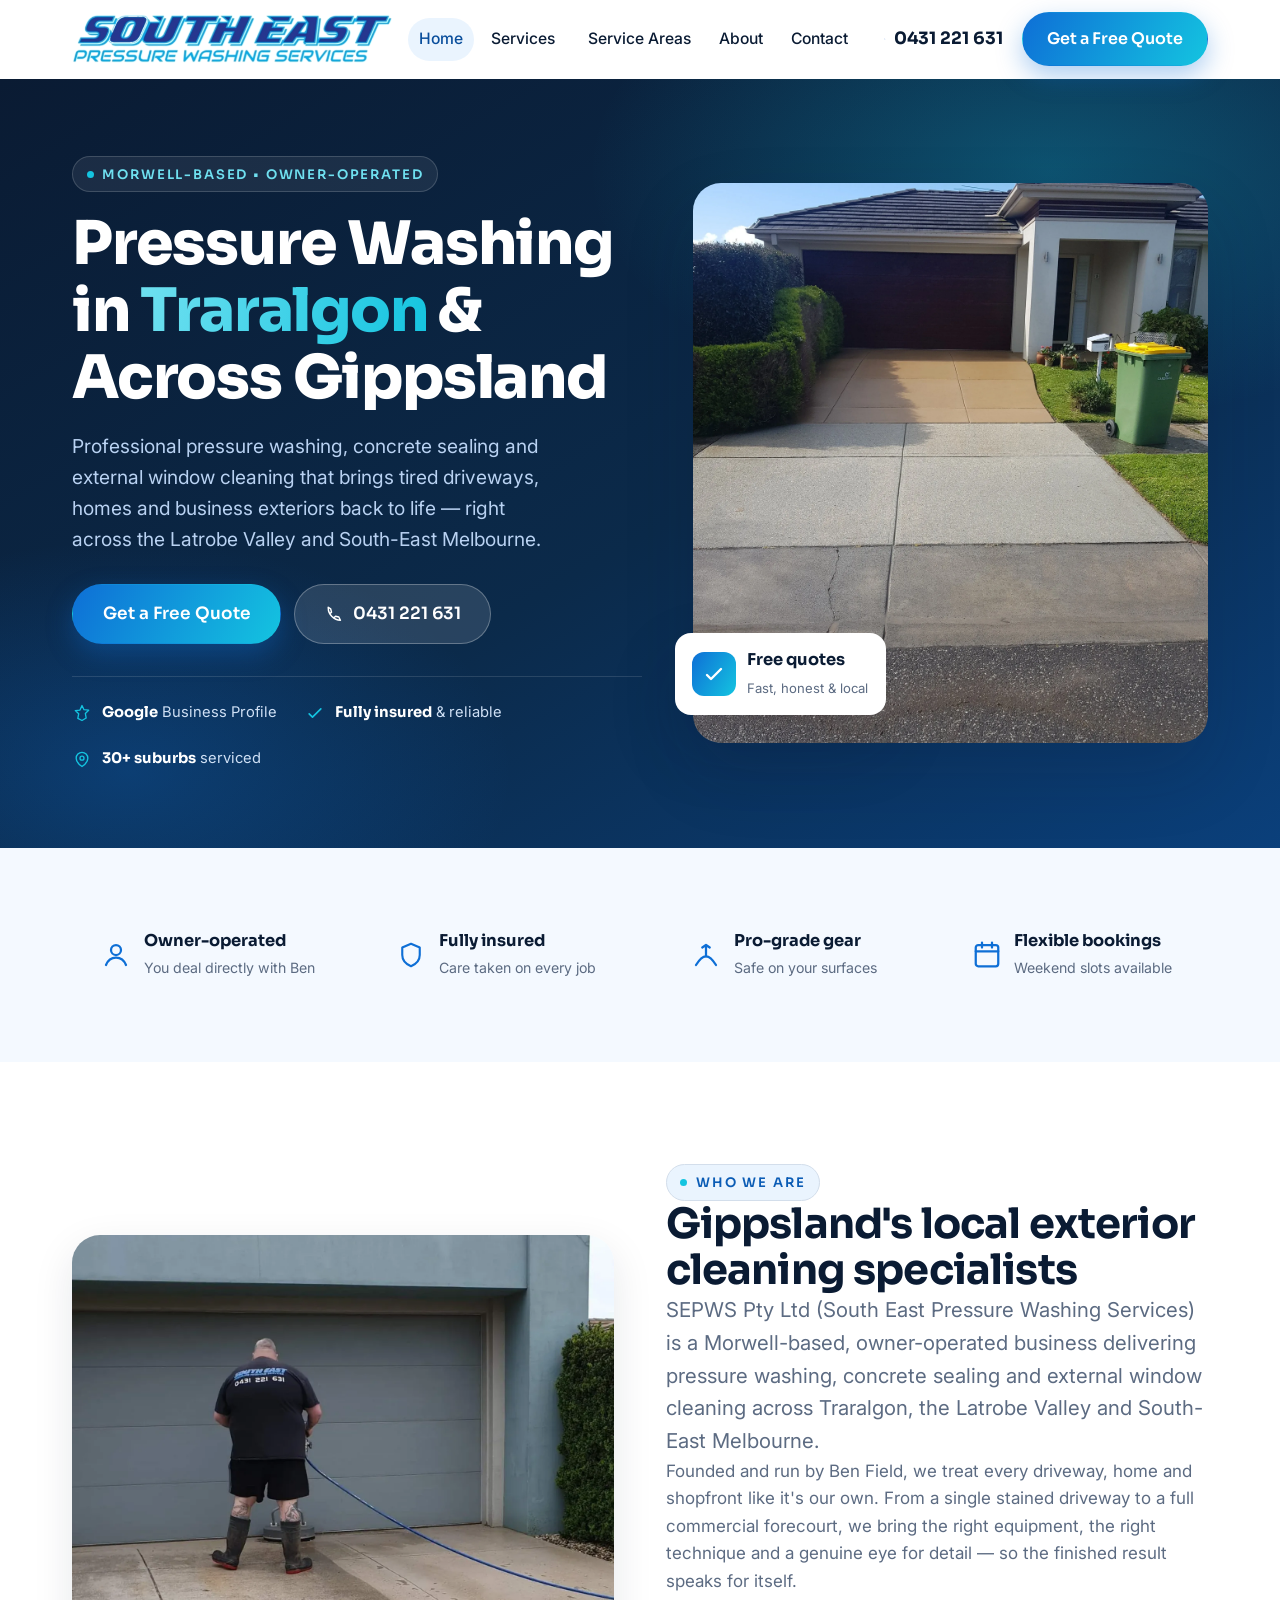
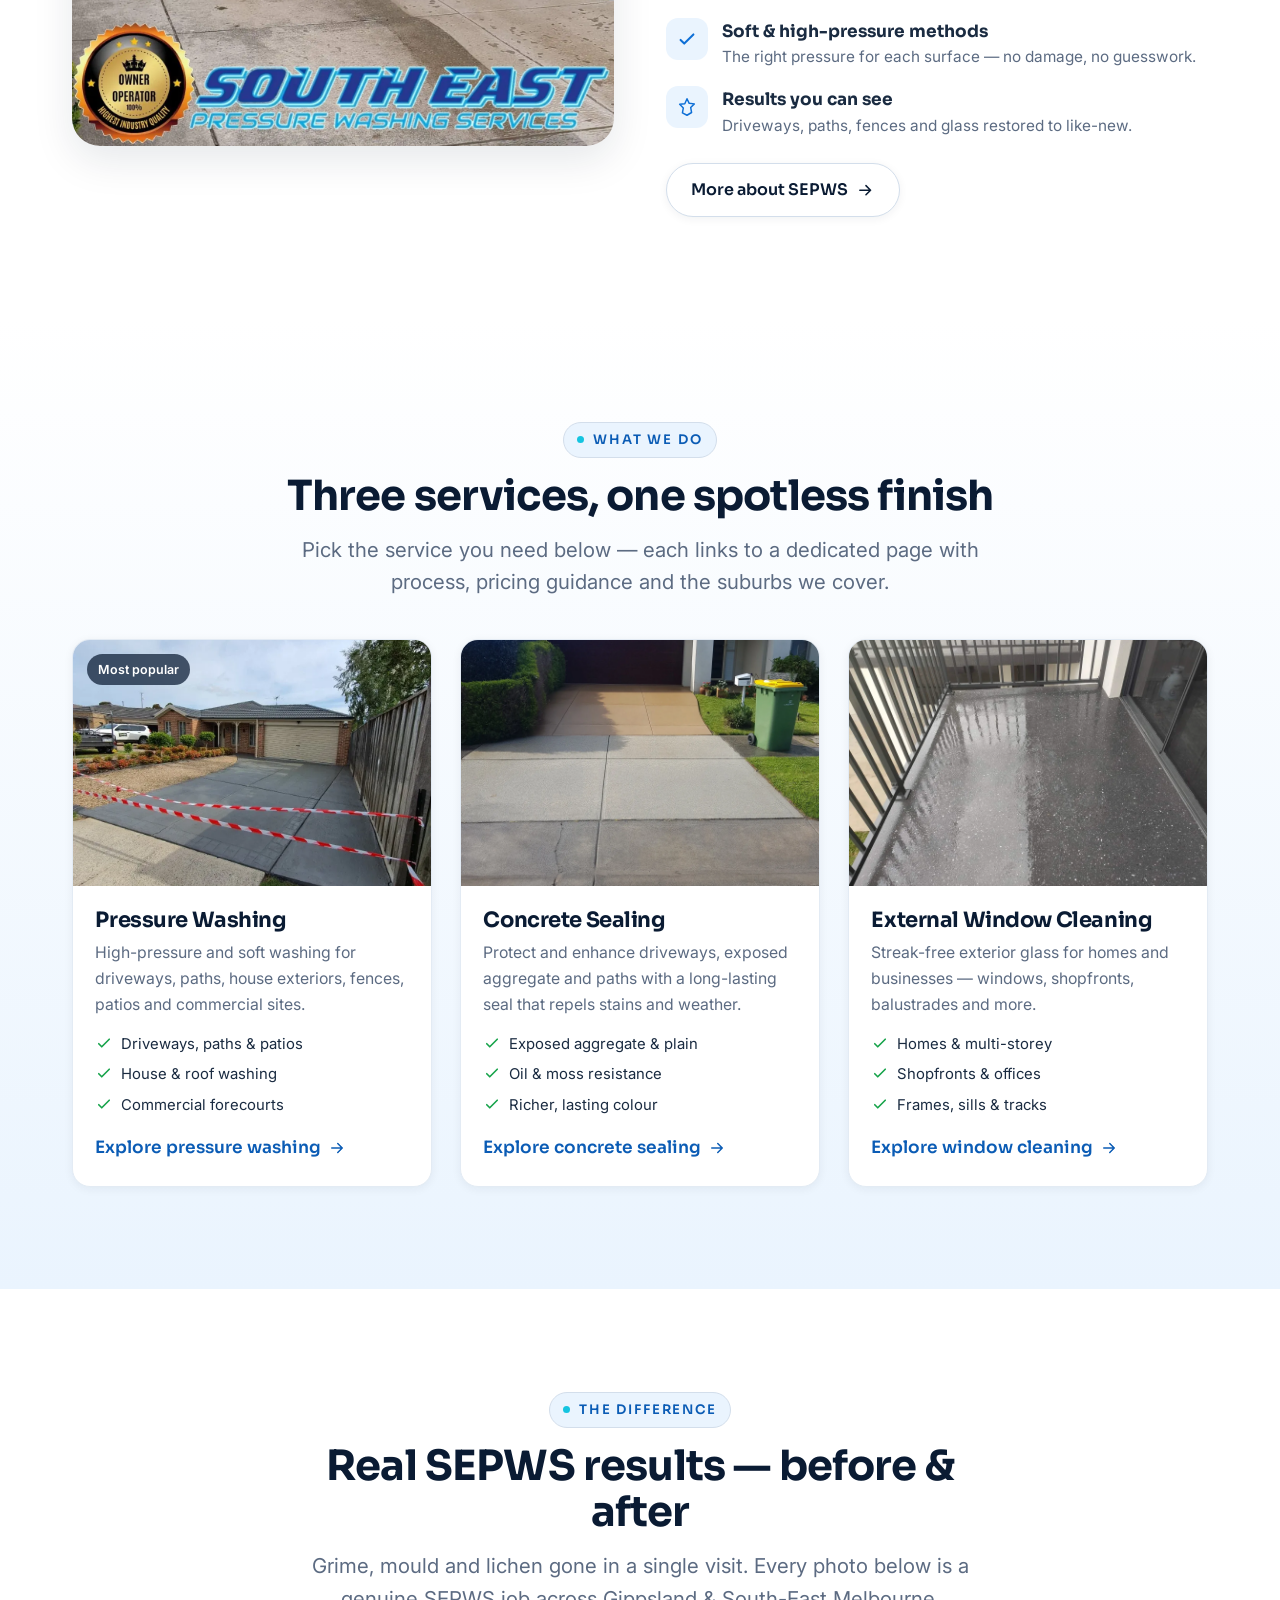
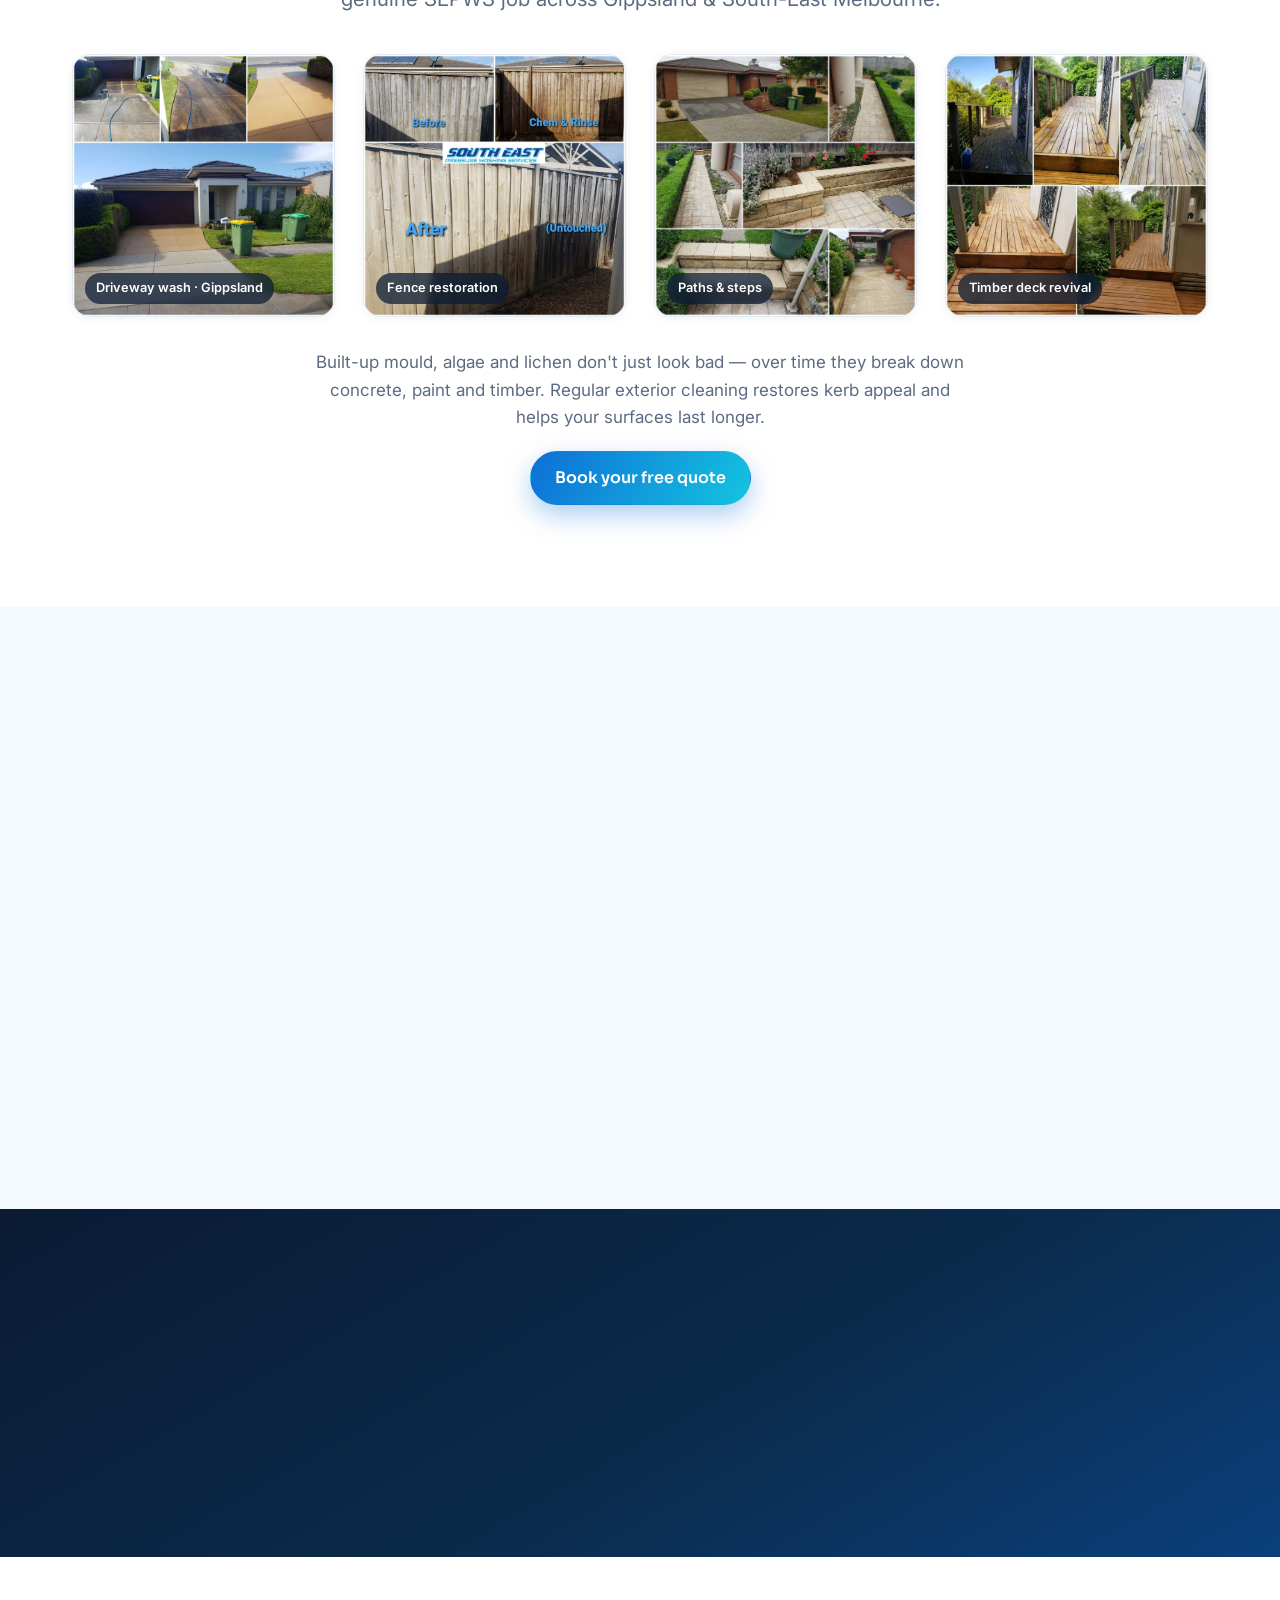
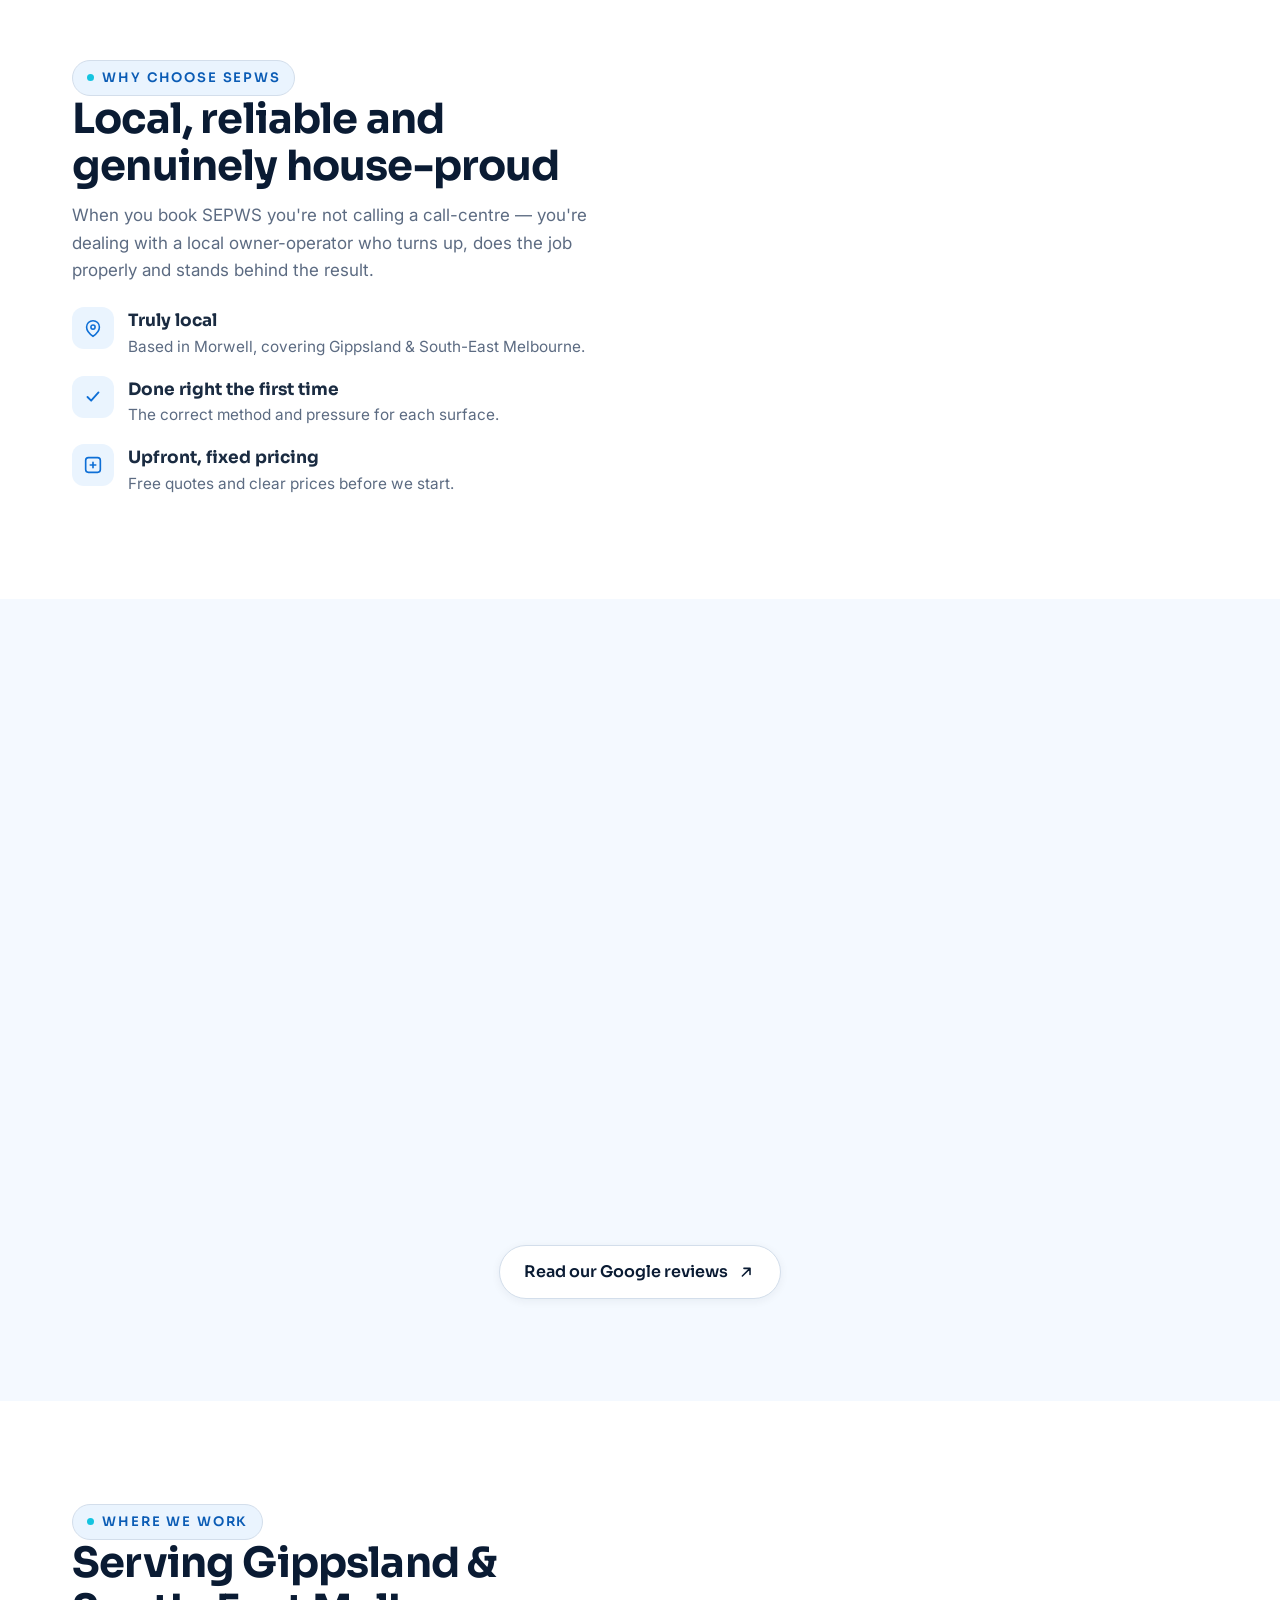
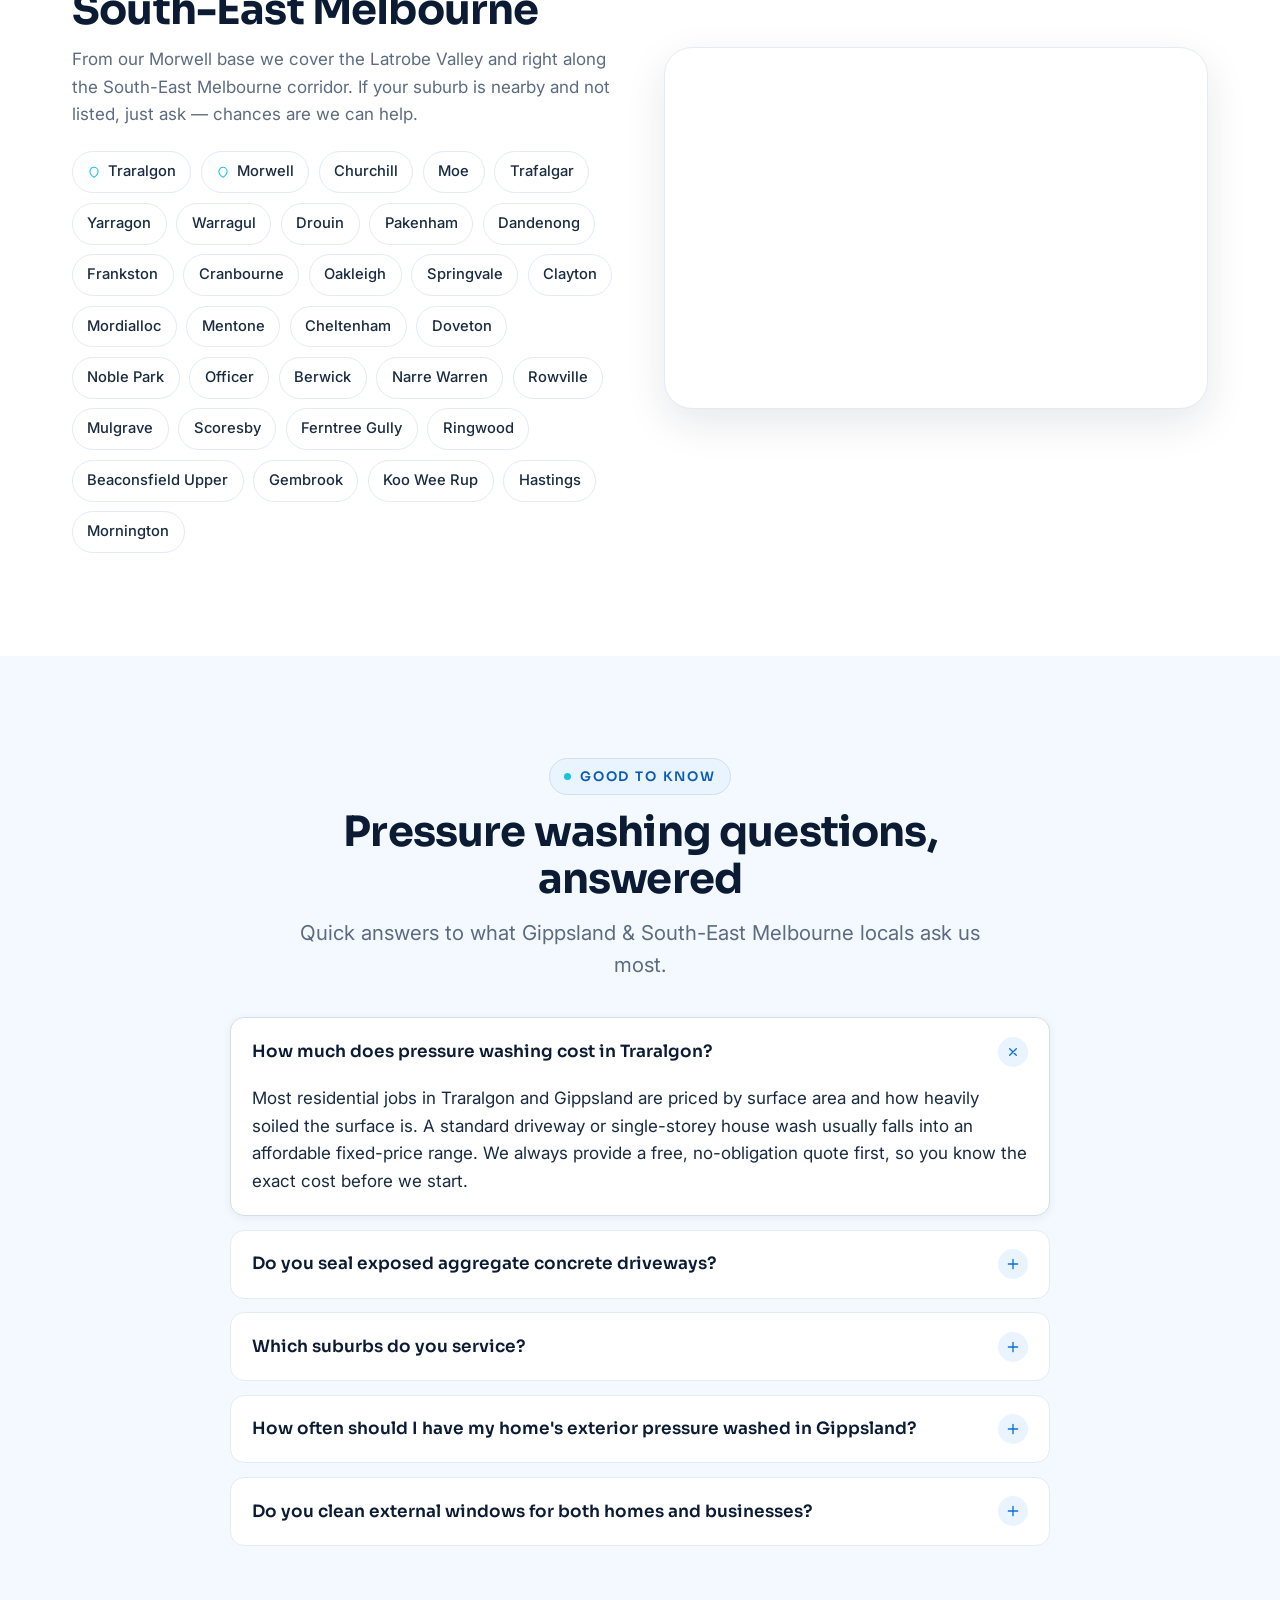
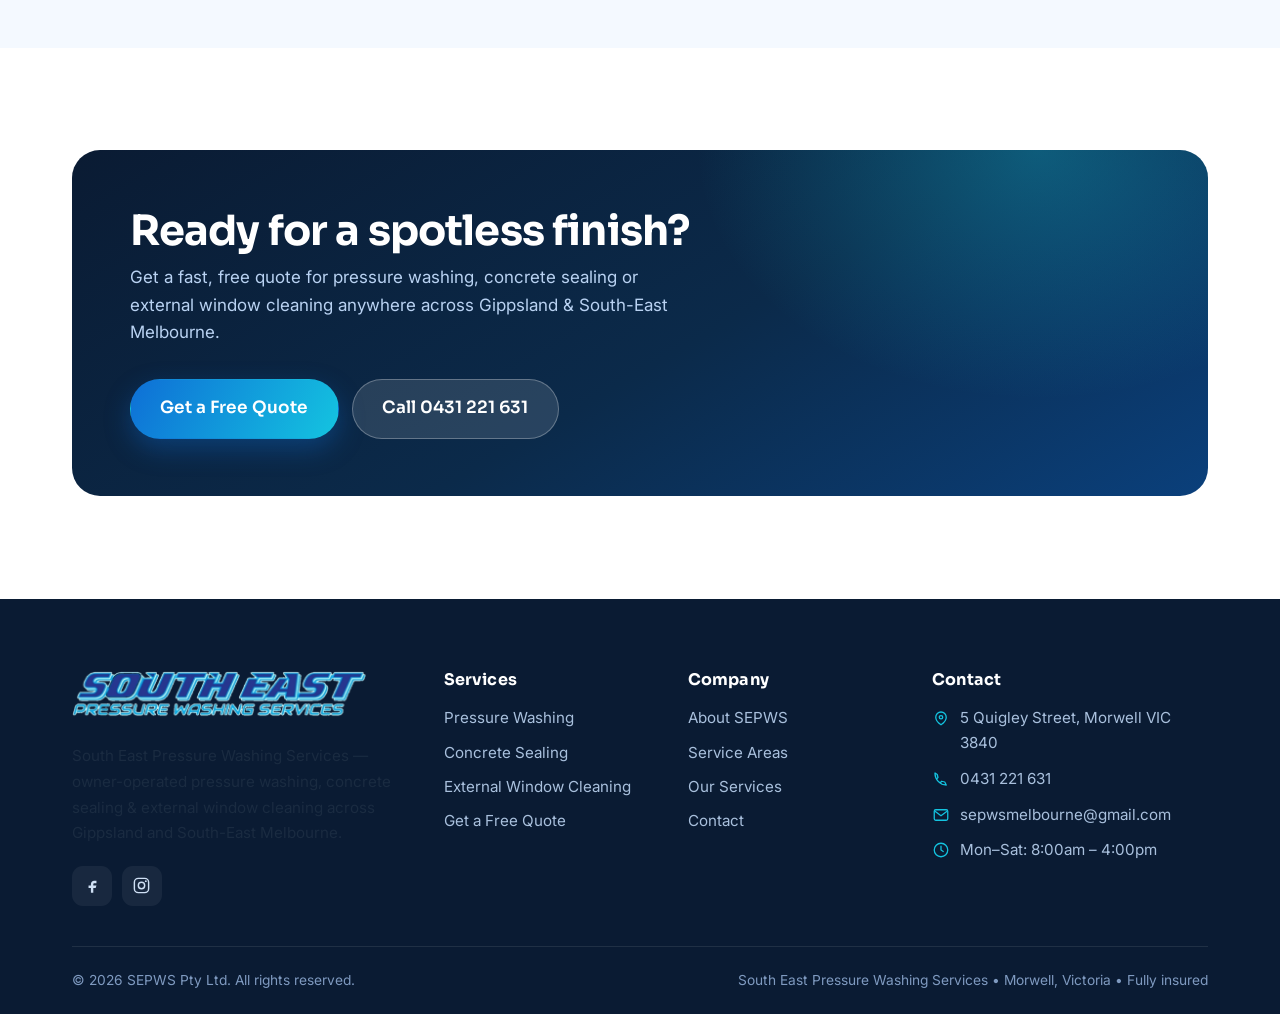
<file: index.html>
<!DOCTYPE html>
<html lang="en-AU">
<head>
<meta charset="utf-8">
<meta name="viewport" content="width=device-width, initial-scale=1">
<title>Pressure Washing Traralgon | Concrete Sealing &amp; Window Cleaning | SEPWS</title>
<meta name="description" content="Professional pressure washing, concrete sealing and external window cleaning in Traralgon, Morwell and across Gippsland &amp; South-East Melbourne. Free quotes — call SEPWS today.">
<link rel="canonical" href="https://www.sepws.com.au/">
<meta name="robots" content="index, follow, max-image-preview:large">
<meta name="theme-color" content="#0a1b33">
<meta name="geo.region" content="AU-VIC">
<meta name="geo.placename" content="Morwell, Victoria">
<meta name="geo.position" content="-38.2333;146.4000">
<meta name="ICBM" content="-38.2333, 146.4000">

<!-- Open Graph / social -->
<meta property="og:type" content="website">
<meta property="og:site_name" content="SEPWS — South East Pressure Washing Services">
<meta property="og:title" content="Pressure Washing Traralgon | Concrete Sealing &amp; Window Cleaning | SEPWS">
<meta property="og:description" content="Professional pressure washing, concrete sealing and external window cleaning across Traralgon, Gippsland &amp; South-East Melbourne. Free quotes today.">
<meta property="og:url" content="https://www.sepws.com.au/">
<meta property="og:image" content="https://www.sepws.com.au/images/hero-driveway-pressure-washing-traralgon.webp">
<meta property="og:locale" content="en_AU">
<meta name="twitter:card" content="summary_large_image">
<meta name="twitter:title" content="Pressure Washing Traralgon | SEPWS">
<meta name="twitter:description" content="Pressure washing, concrete sealing &amp; external window cleaning across Gippsland &amp; South-East Melbourne. Free quotes.">
<meta name="twitter:image" content="https://www.sepws.com.au/images/hero-driveway-pressure-washing-traralgon.webp">

<link rel="icon" href="favicon.svg" type="image/svg+xml">
<link rel="apple-touch-icon" href="favicon.svg">
<link rel="preconnect" href="https://fonts.googleapis.com">
<link rel="preconnect" href="https://fonts.gstatic.com" crossorigin>
<link href="https://fonts.googleapis.com/css2?family=Sora:wght@500;600;700;800&family=Inter:wght@400;500;600&display=swap" rel="stylesheet">
<link rel="stylesheet" href="css/styles.css">

<!-- LocalBusiness structured data (GEO/AEO) -->
<script type="application/ld+json">
{
  "@context": "https://schema.org",
  "@type": ["HomeAndConstructionBusiness","LocalBusiness"],
  "@id": "https://www.sepws.com.au/#business",
  "name": "SEPWS Pty Ltd — South East Pressure Washing Services",
  "alternateName": "South East Pressure Washing Services",
  "url": "https://www.sepws.com.au/",
  "image": "https://www.sepws.com.au/images/hero-driveway-pressure-washing-traralgon.webp",
  "logo": "https://www.sepws.com.au/images/sepws-logo.png",
  "telephone": "+61431221631",
  "email": "sepwsmelbourne@gmail.com",
  "priceRange": "$$",
  "description": "Owner-operated pressure washing, concrete sealing and external window cleaning serving Traralgon, Morwell, the Latrobe Valley, Gippsland and South-East Melbourne.",
  "address": {
    "@type": "PostalAddress",
    "streetAddress": "5 Quigley Street",
    "addressLocality": "Morwell",
    "addressRegion": "VIC",
    "postalCode": "3840",
    "addressCountry": "AU"
  },
  "geo": { "@type": "GeoCoordinates", "latitude": -38.2333, "longitude": 146.4000 },
  "areaServed": [
    {"@type":"City","name":"Traralgon"},{"@type":"City","name":"Morwell"},{"@type":"City","name":"Churchill"},
    {"@type":"City","name":"Moe"},{"@type":"City","name":"Trafalgar"},{"@type":"City","name":"Yarragon"},
    {"@type":"City","name":"Warragul"},{"@type":"City","name":"Drouin"},{"@type":"City","name":"Pakenham"},
    {"@type":"City","name":"Dandenong"},{"@type":"City","name":"Frankston"},{"@type":"City","name":"Cranbourne"},
    {"@type":"City","name":"Berwick"},{"@type":"City","name":"Narre Warren"},{"@type":"City","name":"Officer"},
    {"@type":"City","name":"Mornington"},{"@type":"City","name":"Hastings"},{"@type":"City","name":"Rowville"},
    {"@type":"City","name":"Ferntree Gully"},{"@type":"City","name":"Ringwood"}
  ],
  "openingHoursSpecification": [
    {"@type":"OpeningHoursSpecification","dayOfWeek":["Monday","Tuesday","Wednesday","Thursday","Friday","Saturday"],"opens":"08:00","closes":"16:00"}
  ],
  "sameAs": [
    "https://www.facebook.com/share/1EUgPXBBcK/",
    "https://www.instagram.com/southeastpws"
  ],
  "makesOffer": [
    {"@type":"Offer","itemOffered":{"@type":"Service","name":"Pressure Washing"}},
    {"@type":"Offer","itemOffered":{"@type":"Service","name":"Concrete Sealing"}},
    {"@type":"Offer","itemOffered":{"@type":"Service","name":"External Window Cleaning"}}
  ]
}
</script>
<!-- FAQPage structured data (AEO / voice search) -->
<script type="application/ld+json">
{
  "@context": "https://schema.org",
  "@type": "FAQPage",
  "mainEntity": [
    {"@type":"Question","name":"How much does pressure washing cost in Traralgon?","acceptedAnswer":{"@type":"Answer","text":"Most residential jobs in Traralgon and Gippsland are priced by the surface area and how heavily soiled it is. A standard driveway or single-storey house wash typically falls into an affordable fixed-price range. SEPWS provides a free, no-obligation quote before any work begins, so you know the exact cost up front."}},
    {"@type":"Question","name":"Do you seal exposed aggregate concrete driveways?","acceptedAnswer":{"@type":"Answer","text":"Yes. SEPWS cleans and seals exposed aggregate, plain and coloured concrete driveways across Traralgon, Warragul and the Latrobe Valley. Sealing protects the surface from oil stains, moss and weathering while enhancing the colour and finish."}},
    {"@type":"Question","name":"Which suburbs do you service around the Latrobe Valley and South-East Melbourne?","acceptedAnswer":{"@type":"Answer","text":"SEPWS services Traralgon, Morwell, Moe, Churchill, Trafalgar, Yarragon, Warragul and Drouin across Gippsland, plus Pakenham, Berwick, Officer, Narre Warren, Dandenong, Frankston, Cranbourne, Mornington, Hastings and the wider South-East Melbourne corridor."}},
    {"@type":"Question","name":"How often should I have my home's exterior pressure washed in Gippsland?","acceptedAnswer":{"@type":"Answer","text":"For most Gippsland homes, an exterior house and driveway wash every 12 to 18 months keeps mould, lichen and grime under control. Shaded, tree-lined or coastal properties may benefit from a yearly clean."}},
    {"@type":"Question","name":"Do you clean external windows for both homes and businesses?","acceptedAnswer":{"@type":"Answer","text":"Yes. SEPWS provides streak-free external window cleaning for both residential and commercial properties across Traralgon, Morwell and South-East Melbourne, including shopfronts, offices and multi-storey glass."}}
  ]
}
</script>
<script type="application/ld+json">
{"@context":"https://schema.org","@type":"WebSite","url":"https://www.sepws.com.au/","name":"SEPWS — South East Pressure Washing Services"}
</script>
</head>
<body>

<!-- ===================== HEADER ===================== -->
<header class="site-header">
  <div class="container nav">
    <a href="index.html" class="brand" aria-label="South East Pressure Washing Services — home">
      <img src="images/sepws-logo.png" alt="South East Pressure Washing Services" class="brand__img" width="601" height="94">
    </a>
    <nav aria-label="Primary">
      <ul class="nav-links">
        <li><a href="index.html" aria-current="page">Home</a></li>
        <li class="has-dropdown">
          <a href="#services" aria-haspopup="true">Services
            <svg viewBox="0 0 24 24" fill="none" width="16" height="16" aria-hidden="true"><path d="M6 9l6 6 6-6" stroke="currentColor" stroke-width="2" stroke-linecap="round" stroke-linejoin="round"/></svg>
          </a>
          <div class="dropdown" role="menu">
            <a href="pressure-washing.html"><span class="di"><svg viewBox="0 0 24 24" fill="none" aria-hidden="true"><path d="M4 20c3-5 5-7 8-7s5 2 8 7" stroke="currentColor" stroke-width="2" stroke-linecap="round"/><path d="M12 13V4M9 6l3-2 3 2" stroke="currentColor" stroke-width="2" stroke-linecap="round" stroke-linejoin="round"/></svg></span><span><b>Pressure Washing</b><small>Driveways, homes &amp; commercial</small></span></a>
            <a href="concrete-sealing.html"><span class="di"><svg viewBox="0 0 24 24" fill="none" aria-hidden="true"><rect x="3" y="7" width="18" height="12" rx="2" stroke="currentColor" stroke-width="2"/><path d="M3 11h18" stroke="currentColor" stroke-width="2"/></svg></span><span><b>Concrete Sealing</b><small>Driveways &amp; exposed aggregate</small></span></a>
            <a href="external-window-cleaning.html"><span class="di"><svg viewBox="0 0 24 24" fill="none" aria-hidden="true"><rect x="4" y="3" width="16" height="18" rx="1.5" stroke="currentColor" stroke-width="2"/><path d="M12 3v18M4 12h16" stroke="currentColor" stroke-width="2"/></svg></span><span><b>External Window Cleaning</b><small>Homes &amp; businesses</small></span></a>
          </div>
        </li>
        <li><a href="index.html#areas">Service Areas</a></li>
        <li><a href="about.html">About</a></li>
        <li><a href="contact.html">Contact</a></li>
      </ul>
    </nav>
    <div class="nav-actions">
      <a href="tel:+61431221631" class="nav-phone" aria-label="Call SEPWS on 0431 221 631">
        <svg viewBox="0 0 24 24" fill="none" aria-hidden="true"><path d="M4 5c0 8 7 15 15 15l-2-4-4-1-2 2c-2-1-4-3-5-5l2-2-1-4-3-2Z" stroke="currentColor" stroke-width="1.8" stroke-linejoin="round"/></svg>
        0431 221 631
      </a>
      <a href="contact.html" class="btn btn--primary">Get a Free Quote</a>
    </div>
    <button class="nav-toggle" aria-label="Open menu" aria-expanded="false" aria-controls="primary-nav"><span></span></button>
  </div>
</header>

<main>
<!-- ===================== HERO ===================== -->
<section class="hero">
  <div class="container hero__inner">
    <div class="hero__content">
      <span class="eyebrow hero__eyebrow"><span class="dot"></span> Morwell-based • Owner-operated</span>
      <h1>Pressure Washing in <span class="grad">Traralgon</span> &amp; Across Gippsland</h1>
      <p class="hero__sub">Professional pressure washing, concrete sealing and external window cleaning that brings tired driveways, homes and business exteriors back to life — right across the Latrobe Valley and South-East Melbourne.</p>
      <div class="hero__cta">
        <a href="contact.html" class="btn btn--primary btn--lg">Get a Free Quote</a>
        <a href="tel:+61431221631" class="btn btn--light btn--lg">
          <svg viewBox="0 0 24 24" fill="none" aria-hidden="true"><path d="M4 5c0 8 7 15 15 15l-2-4-4-1-2 2c-2-1-4-3-5-5l2-2-1-4-3-2Z" stroke="currentColor" stroke-width="1.8" stroke-linejoin="round"/></svg>
          0431 221 631
        </a>
      </div>
      <div class="hero__trust">
        <div class="t"><svg viewBox="0 0 24 24" fill="none" aria-hidden="true"><path d="M12 3l2.4 5 5.6.6-4 3.9 1 5.5L12 21l-5-2.5 1-5.5-4-3.9 5.6-.6L12 3Z" stroke="currentColor" stroke-width="1.6" stroke-linejoin="round"/></svg><span><b>Google</b> Business Profile</span></div>
        <div class="t"><svg viewBox="0 0 24 24" fill="none" aria-hidden="true"><path d="M5 13l4 4L19 7" stroke="currentColor" stroke-width="2" stroke-linecap="round" stroke-linejoin="round"/></svg><span><b>Fully insured</b> &amp; reliable</span></div>
        <div class="t"><svg viewBox="0 0 24 24" fill="none" aria-hidden="true"><path d="M12 21s-7-4.5-7-10a7 7 0 0 1 14 0c0 5.5-7 10-7 10Z" stroke="currentColor" stroke-width="1.6"/><circle cx="12" cy="11" r="2.4" stroke="currentColor" stroke-width="1.6"/></svg><span><b>30+ suburbs</b> serviced</span></div>
      </div>
    </div>
    <div class="hero__media" data-reveal>
      <img src="images/hero-driveway-pressure-washing-traralgon.webp" alt="Freshly pressure-washed concrete driveway of a modern home in Traralgon on a clear day" width="900" height="1200" fetchpriority="high">
      <div class="hero__badge floaty">
        <span class="ic"><svg viewBox="0 0 24 24" fill="none" aria-hidden="true"><path d="M5 13l4 4L19 7" stroke="currentColor" stroke-width="2.4" stroke-linecap="round" stroke-linejoin="round"/></svg></span>
        <span><b>Free quotes</b><small>Fast, honest &amp; local</small></span>
      </div>
    </div>
  </div>
</section>

<!-- ===================== TRUST BAR ===================== -->
<section class="section section--tight section--tint">
  <div class="container">
    <div class="trustbar">
      <div class="item" data-reveal><svg viewBox="0 0 24 24" fill="none" aria-hidden="true"><circle cx="12" cy="8" r="4" stroke="currentColor" stroke-width="1.8"/><path d="M4 20c1.5-4 4.5-6 8-6s6.5 2 8 6" stroke="currentColor" stroke-width="1.8" stroke-linecap="round"/></svg><div><b>Owner-operated</b><small>You deal directly with Ben</small></div></div>
      <div class="item" data-reveal data-reveal-delay="1"><svg viewBox="0 0 24 24" fill="none" aria-hidden="true"><path d="M12 3l7 3v6c0 5-3.5 7.5-7 9-3.5-1.5-7-4-7-9V6l7-3Z" stroke="currentColor" stroke-width="1.7" stroke-linejoin="round"/></svg><div><b>Fully insured</b><small>Care taken on every job</small></div></div>
      <div class="item" data-reveal data-reveal-delay="2"><svg viewBox="0 0 24 24" fill="none" aria-hidden="true"><path d="M4 20c3-5 5-7 8-7s5 2 8 7" stroke="currentColor" stroke-width="1.8" stroke-linecap="round"/><path d="M12 13V4M9 6l3-2 3 2" stroke="currentColor" stroke-width="1.8" stroke-linecap="round" stroke-linejoin="round"/></svg><div><b>Pro-grade gear</b><small>Safe on your surfaces</small></div></div>
      <div class="item" data-reveal data-reveal-delay="3"><svg viewBox="0 0 24 24" fill="none" aria-hidden="true"><rect x="3" y="4" width="18" height="17" rx="2" stroke="currentColor" stroke-width="1.8"/><path d="M3 9h18M8 2v4M16 2v4" stroke="currentColor" stroke-width="1.8" stroke-linecap="round"/></svg><div><b>Flexible bookings</b><small>Weekend slots available</small></div></div>
    </div>
  </div>
</section>

<!-- ===================== INTRO / GEO citable ===================== -->
<section class="section">
  <div class="container">
    <div class="split">
      <div class="split__media" data-reveal>
        <img src="images/ben-field-owner-operator-pressure-washing.webp" alt="SEPWS owner-operator Ben Field pressure washing a residential driveway" width="1398" height="1316" loading="lazy">
      </div>
      <div>
        <span class="eyebrow"><span class="dot"></span> Who we are</span>
        <h2>Gippsland's local exterior cleaning specialists</h2>
        <p class="lead">SEPWS Pty Ltd (South East Pressure Washing Services) is a Morwell-based, owner-operated business delivering pressure washing, concrete sealing and external window cleaning across Traralgon, the Latrobe Valley and South-East Melbourne.</p>
        <p class="muted">Founded and run by Ben Field, we treat every driveway, home and shopfront like it's our own. From a single stained driveway to a full commercial forecourt, we bring the right equipment, the right technique and a genuine eye for detail — so the finished result speaks for itself.</p>
        <ul class="feature-list">
          <li><span class="fi"><svg viewBox="0 0 24 24" fill="none" aria-hidden="true"><path d="M5 13l4 4L19 7" stroke="currentColor" stroke-width="2.2" stroke-linecap="round" stroke-linejoin="round"/></svg></span><div><b>Soft &amp; high-pressure methods</b><p>The right pressure for each surface — no damage, no guesswork.</p></div></li>
          <li><span class="fi"><svg viewBox="0 0 24 24" fill="none" aria-hidden="true"><path d="M12 3l2.4 5 5.6.6-4 3.9 1 5.5L12 21l-5-2.5 1-5.5-4-3.9 5.6-.6L12 3Z" stroke="currentColor" stroke-width="1.6" stroke-linejoin="round"/></svg></span><div><b>Results you can see</b><p>Driveways, paths, fences and glass restored to like-new.</p></div></li>
        </ul>
        <p style="margin-top:1.5rem"><a href="about.html" class="btn btn--ghost">More about SEPWS <svg viewBox="0 0 24 24" fill="none" width="18" height="18" aria-hidden="true"><path d="M5 12h14M13 6l6 6-6 6" stroke="currentColor" stroke-width="2" stroke-linecap="round" stroke-linejoin="round"/></svg></a></p>
      </div>
    </div>
  </div>
</section>

<!-- ===================== SERVICES ===================== -->
<section class="section section--sky" id="services">
  <div class="container">
    <div class="section-head center" data-reveal>
      <span class="eyebrow"><span class="dot"></span> What we do</span>
      <h2>Three services, one spotless finish</h2>
      <p class="lead">Pick the service you need below — each links to a dedicated page with process, pricing guidance and the suburbs we cover.</p>
    </div>
    <div class="svc-grid" style="margin-top:2.5rem">
      <article class="svc-card" data-reveal>
        <div class="svc-card__img"><img src="images/house-exterior-pressure-washing-gippsland.webp" alt="House exterior and driveway being pressure washed in Gippsland" loading="lazy" width="934" height="781"><span class="svc-card__badge">Most popular</span></div>
        <div class="svc-card__body">
          <h3>Pressure Washing</h3>
          <p>High-pressure and soft washing for driveways, paths, house exteriors, fences, patios and commercial sites.</p>
          <ul class="mini">
            <li><svg viewBox="0 0 24 24" fill="none" aria-hidden="true"><path d="M5 13l4 4L19 7" stroke="currentColor" stroke-width="2.2" stroke-linecap="round" stroke-linejoin="round"/></svg> Driveways, paths &amp; patios</li>
            <li><svg viewBox="0 0 24 24" fill="none" aria-hidden="true"><path d="M5 13l4 4L19 7" stroke="currentColor" stroke-width="2.2" stroke-linecap="round" stroke-linejoin="round"/></svg> House &amp; roof washing</li>
            <li><svg viewBox="0 0 24 24" fill="none" aria-hidden="true"><path d="M5 13l4 4L19 7" stroke="currentColor" stroke-width="2.2" stroke-linecap="round" stroke-linejoin="round"/></svg> Commercial forecourts</li>
          </ul>
          <a href="pressure-washing.html" class="svc-link">Explore pressure washing <svg viewBox="0 0 24 24" fill="none" aria-hidden="true"><path d="M5 12h14M13 6l6 6-6 6" stroke="currentColor" stroke-width="2" stroke-linecap="round" stroke-linejoin="round"/></svg></a>
        </div>
      </article>
      <article class="svc-card" data-reveal data-reveal-delay="1">
        <div class="svc-card__img"><img src="images/concrete-sealing-driveway-traralgon.webp" alt="Sealed concrete driveway in Traralgon with a clean, protected finish" loading="lazy" width="1500" height="2000"></div>
        <div class="svc-card__body">
          <h3>Concrete Sealing</h3>
          <p>Protect and enhance driveways, exposed aggregate and paths with a long-lasting seal that repels stains and weather.</p>
          <ul class="mini">
            <li><svg viewBox="0 0 24 24" fill="none" aria-hidden="true"><path d="M5 13l4 4L19 7" stroke="currentColor" stroke-width="2.2" stroke-linecap="round" stroke-linejoin="round"/></svg> Exposed aggregate &amp; plain</li>
            <li><svg viewBox="0 0 24 24" fill="none" aria-hidden="true"><path d="M5 13l4 4L19 7" stroke="currentColor" stroke-width="2.2" stroke-linecap="round" stroke-linejoin="round"/></svg> Oil &amp; moss resistance</li>
            <li><svg viewBox="0 0 24 24" fill="none" aria-hidden="true"><path d="M5 13l4 4L19 7" stroke="currentColor" stroke-width="2.2" stroke-linecap="round" stroke-linejoin="round"/></svg> Richer, lasting colour</li>
          </ul>
          <a href="concrete-sealing.html" class="svc-link">Explore concrete sealing <svg viewBox="0 0 24 24" fill="none" aria-hidden="true"><path d="M5 12h14M13 6l6 6-6 6" stroke="currentColor" stroke-width="2" stroke-linecap="round" stroke-linejoin="round"/></svg></a>
        </div>
      </article>
      <article class="svc-card" data-reveal data-reveal-delay="2">
        <div class="svc-card__img"><img src="images/external-window-cleaning-glass-balustrade.webp" alt="Streak-free external window and glass balustrade cleaning" loading="lazy" width="1500" height="1125"></div>
        <div class="svc-card__body">
          <h3>External Window Cleaning</h3>
          <p>Streak-free exterior glass for homes and businesses — windows, shopfronts, balustrades and more.</p>
          <ul class="mini">
            <li><svg viewBox="0 0 24 24" fill="none" aria-hidden="true"><path d="M5 13l4 4L19 7" stroke="currentColor" stroke-width="2.2" stroke-linecap="round" stroke-linejoin="round"/></svg> Homes &amp; multi-storey</li>
            <li><svg viewBox="0 0 24 24" fill="none" aria-hidden="true"><path d="M5 13l4 4L19 7" stroke="currentColor" stroke-width="2.2" stroke-linecap="round" stroke-linejoin="round"/></svg> Shopfronts &amp; offices</li>
            <li><svg viewBox="0 0 24 24" fill="none" aria-hidden="true"><path d="M5 13l4 4L19 7" stroke="currentColor" stroke-width="2.2" stroke-linecap="round" stroke-linejoin="round"/></svg> Frames, sills &amp; tracks</li>
          </ul>
          <a href="external-window-cleaning.html" class="svc-link">Explore window cleaning <svg viewBox="0 0 24 24" fill="none" aria-hidden="true"><path d="M5 12h14M13 6l6 6-6 6" stroke="currentColor" stroke-width="2" stroke-linecap="round" stroke-linejoin="round"/></svg></a>
        </div>
      </article>
    </div>
  </div>
</section>

<!-- ===================== BEFORE / AFTER ===================== -->
<section class="section">
  <div class="container">
    <div class="section-head center" data-reveal>
      <span class="eyebrow"><span class="dot"></span> The difference</span>
      <h2>Real SEPWS results — before &amp; after</h2>
      <p class="lead">Grime, mould and lichen gone in a single visit. Every photo below is a genuine SEPWS job across Gippsland &amp; South-East Melbourne.</p>
    </div>
    <div class="ba-gallery" style="margin-top:2.4rem">
      <figure class="ba-shot" data-reveal>
        <img src="images/before-after-driveway-cleaning-gippsland.webp" alt="Before and after pressure washing a residential driveway in Gippsland" loading="lazy">
        <figcaption>Driveway wash · Gippsland</figcaption>
      </figure>
      <figure class="ba-shot" data-reveal data-reveal-delay="1">
        <img src="images/before-after-fence-pressure-washing.webp" alt="Before and after pressure washing a timber fence, showing chem-and-rinse results" loading="lazy">
        <figcaption>Fence restoration</figcaption>
      </figure>
      <figure class="ba-shot" data-reveal data-reveal-delay="2">
        <img src="images/before-after-path-steps-cleaning.webp" alt="Before and after cleaning garden paths and steps" loading="lazy">
        <figcaption>Paths &amp; steps</figcaption>
      </figure>
      <figure class="ba-shot" data-reveal data-reveal-delay="3">
        <img src="images/before-after-timber-deck-restoration.webp" alt="Before and after restoring a weathered timber deck" loading="lazy">
        <figcaption>Timber deck revival</figcaption>
      </figure>
    </div>
    <div class="center" style="margin-top:2rem">
      <p class="muted mx-auto" style="max-width:60ch">Built-up mould, algae and lichen don't just look bad — over time they break down concrete, paint and timber. Regular exterior cleaning restores kerb appeal and helps your surfaces last longer.</p>
      <p style="margin-top:1.2rem"><a href="contact.html" class="btn btn--primary">Book your free quote</a></p>
    </div>
  </div>
</section>

<!-- ===================== PROCESS ===================== -->
<section class="section section--tint">
  <div class="container">
    <div class="section-head center" data-reveal>
      <span class="eyebrow"><span class="dot"></span> How it works</span>
      <h2>Four simple steps to a spotless finish</h2>
    </div>
    <div class="steps" style="margin-top:2.4rem">
      <div class="step" data-reveal><span class="step__n">1</span><h3>Get in touch</h3><p>Call, message or request a quote online. Tell us the surface and suburb.</p></div>
      <div class="step" data-reveal data-reveal-delay="1"><span class="step__n">2</span><h3>Free quote</h3><p>We assess the job and send a clear, fixed price — no surprises.</p></div>
      <div class="step" data-reveal data-reveal-delay="2"><span class="step__n">3</span><h3>We clean</h3><p>We arrive on time with pro gear and get to work, treating your property with care.</p></div>
      <div class="step" data-reveal data-reveal-delay="3"><span class="step__n">4</span><h3>You enjoy</h3><p>Walk out to a restored driveway, home or shopfront you'll be proud of.</p></div>
    </div>
  </div>
</section>

<!-- ===================== STATS ===================== -->
<section class="section section--dark">
  <div class="container">
    <div class="stats">
      <div class="stat" data-reveal><b><span data-count="30" data-suffix="+">0</span></b><span>Suburbs serviced</span></div>
      <div class="stat" data-reveal data-reveal-delay="1"><b><span data-count="3">0</span></b><span>Core services</span></div>
      <div class="stat" data-reveal data-reveal-delay="2"><b><span data-count="100" data-suffix="%">0</span></b><span>Free, no-pressure quotes</span></div>
      <div class="stat" data-reveal data-reveal-delay="3"><b><span data-count="1">0</span></b><span>Owner who cares</span></div>
    </div>
  </div>
</section>

<!-- ===================== WHY US ===================== -->
<section class="section">
  <div class="container">
    <div class="split split--reverse">
      <div class="split__media" data-reveal>
        <img src="images/sepws-service-truck-equipment.webp" alt="SEPWS branded service truck and pressure washing equipment on site" width="2500" height="1875" loading="lazy">
      </div>
      <div>
        <span class="eyebrow"><span class="dot"></span> Why choose SEPWS</span>
        <h2>Local, reliable and genuinely house-proud</h2>
        <p class="muted" style="margin-top:.8rem">When you book SEPWS you're not calling a call-centre — you're dealing with a local owner-operator who turns up, does the job properly and stands behind the result.</p>
        <ul class="feature-list">
          <li><span class="fi"><svg viewBox="0 0 24 24" fill="none" aria-hidden="true"><path d="M12 21s-7-4.5-7-10a7 7 0 0 1 14 0c0 5.5-7 10-7 10Z" stroke="currentColor" stroke-width="1.7"/><circle cx="12" cy="11" r="2.3" stroke="currentColor" stroke-width="1.7"/></svg></span><div><b>Truly local</b><p>Based in Morwell, covering Gippsland &amp; South-East Melbourne.</p></div></li>
          <li><span class="fi"><svg viewBox="0 0 24 24" fill="none" aria-hidden="true"><path d="M6 12l4 4 8-9" stroke="currentColor" stroke-width="2" stroke-linecap="round" stroke-linejoin="round"/></svg></span><div><b>Done right the first time</b><p>The correct method and pressure for each surface.</p></div></li>
          <li><span class="fi"><svg viewBox="0 0 24 24" fill="none" aria-hidden="true"><rect x="4" y="4" width="16" height="16" rx="3" stroke="currentColor" stroke-width="1.8"/><path d="M9 12h6M12 9v6" stroke="currentColor" stroke-width="1.8" stroke-linecap="round"/></svg></span><div><b>Upfront, fixed pricing</b><p>Free quotes and clear prices before we start.</p></div></li>
        </ul>
      </div>
    </div>
  </div>
</section>

<!-- ===================== TESTIMONIALS ===================== -->
<!-- NOTE FOR CLIENT: The three reviews below are illustrative placeholders.
     Replace them with genuine quotes from your Google Business Profile before launch. -->
<section class="section section--tint">
  <div class="container">
    <div class="section-head center" data-reveal>
      <span class="eyebrow"><span class="dot"></span> Kind words</span>
      <h2>Loved by local homeowners &amp; businesses</h2>
      <p class="lead">A few words from customers across Gippsland and South-East Melbourne.</p>
    </div>
    <div class="tst-grid" style="margin-top:2.4rem">
      <figure class="tst" data-reveal>
        <div class="stars" aria-label="5 out of 5 stars">
          <svg viewBox="0 0 24 24" fill="currentColor" aria-hidden="true"><path d="M12 3l2.4 5 5.6.6-4 3.9 1 5.5L12 21l-5-2.5 1-5.5-4-3.9 5.6-.6L12 3Z"/></svg><svg viewBox="0 0 24 24" fill="currentColor" aria-hidden="true"><path d="M12 3l2.4 5 5.6.6-4 3.9 1 5.5L12 21l-5-2.5 1-5.5-4-3.9 5.6-.6L12 3Z"/></svg><svg viewBox="0 0 24 24" fill="currentColor" aria-hidden="true"><path d="M12 3l2.4 5 5.6.6-4 3.9 1 5.5L12 21l-5-2.5 1-5.5-4-3.9 5.6-.6L12 3Z"/></svg><svg viewBox="0 0 24 24" fill="currentColor" aria-hidden="true"><path d="M12 3l2.4 5 5.6.6-4 3.9 1 5.5L12 21l-5-2.5 1-5.5-4-3.9 5.6-.6L12 3Z"/></svg><svg viewBox="0 0 24 24" fill="currentColor" aria-hidden="true"><path d="M12 3l2.4 5 5.6.6-4 3.9 1 5.5L12 21l-5-2.5 1-5.5-4-3.9 5.6-.6L12 3Z"/></svg>
        </div>
        <p>"Our driveway looked brand new. Ben was on time, friendly and the price was exactly what he quoted. Couldn't recommend SEPWS more highly."</p>
        <figcaption class="who"><span class="av">SM</span><span><b>Sarah M.</b><small>Traralgon</small></span></figcaption>
      </figure>
      <figure class="tst" data-reveal data-reveal-delay="1">
        <div class="stars" aria-label="5 out of 5 stars">
          <svg viewBox="0 0 24 24" fill="currentColor" aria-hidden="true"><path d="M12 3l2.4 5 5.6.6-4 3.9 1 5.5L12 21l-5-2.5 1-5.5-4-3.9 5.6-.6L12 3Z"/></svg><svg viewBox="0 0 24 24" fill="currentColor" aria-hidden="true"><path d="M12 3l2.4 5 5.6.6-4 3.9 1 5.5L12 21l-5-2.5 1-5.5-4-3.9 5.6-.6L12 3Z"/></svg><svg viewBox="0 0 24 24" fill="currentColor" aria-hidden="true"><path d="M12 3l2.4 5 5.6.6-4 3.9 1 5.5L12 21l-5-2.5 1-5.5-4-3.9 5.6-.6L12 3Z"/></svg><svg viewBox="0 0 24 24" fill="currentColor" aria-hidden="true"><path d="M12 3l2.4 5 5.6.6-4 3.9 1 5.5L12 21l-5-2.5 1-5.5-4-3.9 5.6-.6L12 3Z"/></svg><svg viewBox="0 0 24 24" fill="currentColor" aria-hidden="true"><path d="M12 3l2.4 5 5.6.6-4 3.9 1 5.5L12 21l-5-2.5 1-5.5-4-3.9 5.6-.6L12 3Z"/></svg>
        </div>
        <p>"Had our exposed aggregate cleaned and sealed. The colour came back beautifully and it still beads water months later. Professional from start to finish."</p>
        <figcaption class="who"><span class="av">DT</span><span><b>David T.</b><small>Warragul</small></span></figcaption>
      </figure>
      <figure class="tst" data-reveal data-reveal-delay="2">
        <div class="stars" aria-label="5 out of 5 stars">
          <svg viewBox="0 0 24 24" fill="currentColor" aria-hidden="true"><path d="M12 3l2.4 5 5.6.6-4 3.9 1 5.5L12 21l-5-2.5 1-5.5-4-3.9 5.6-.6L12 3Z"/></svg><svg viewBox="0 0 24 24" fill="currentColor" aria-hidden="true"><path d="M12 3l2.4 5 5.6.6-4 3.9 1 5.5L12 21l-5-2.5 1-5.5-4-3.9 5.6-.6L12 3Z"/></svg><svg viewBox="0 0 24 24" fill="currentColor" aria-hidden="true"><path d="M12 3l2.4 5 5.6.6-4 3.9 1 5.5L12 21l-5-2.5 1-5.5-4-3.9 5.6-.6L12 3Z"/></svg><svg viewBox="0 0 24 24" fill="currentColor" aria-hidden="true"><path d="M12 3l2.4 5 5.6.6-4 3.9 1 5.5L12 21l-5-2.5 1-5.5-4-3.9 5.6-.6L12 3Z"/></svg><svg viewBox="0 0 24 24" fill="currentColor" aria-hidden="true"><path d="M12 3l2.4 5 5.6.6-4 3.9 1 5.5L12 21l-5-2.5 1-5.5-4-3.9 5.6-.6L12 3Z"/></svg>
        </div>
        <p>"We use SEPWS for our shopfront windows and forecourt. Always reliable, always spotless. Makes a real difference to how the business looks."</p>
        <figcaption class="who"><span class="av">RK</span><span><b>Renee K.</b><small>Pakenham</small></span></figcaption>
      </figure>
    </div>
    <p class="center" style="margin-top:1.8rem"><a href="https://share.google/PEZIBrxU4NiRGzp2j" target="_blank" rel="noopener" class="btn btn--ghost">Read our Google reviews <svg viewBox="0 0 24 24" fill="none" width="18" height="18" aria-hidden="true"><path d="M7 17L17 7M9 7h8v8" stroke="currentColor" stroke-width="2" stroke-linecap="round" stroke-linejoin="round"/></svg></a></p>
  </div>
</section>

<!-- ===================== SERVICE AREAS ===================== -->
<section class="section" id="areas">
  <div class="container">
    <div class="areas-wrap">
      <div data-reveal>
        <span class="eyebrow"><span class="dot"></span> Where we work</span>
        <h2>Serving Gippsland &amp; South-East Melbourne</h2>
        <p class="muted" style="margin-top:.8rem">From our Morwell base we cover the Latrobe Valley and right along the South-East Melbourne corridor. If your suburb is nearby and not listed, just ask — chances are we can help.</p>
        <div class="area-cloud" style="margin-top:1.4rem">
          <span><svg class="pin" viewBox="0 0 24 24" fill="none" aria-hidden="true"><path d="M12 21s-7-4.5-7-10a7 7 0 0 1 14 0c0 5.5-7 10-7 10Z" stroke="currentColor" stroke-width="1.8"/></svg>Traralgon</span>
          <span><svg class="pin" viewBox="0 0 24 24" fill="none" aria-hidden="true"><path d="M12 21s-7-4.5-7-10a7 7 0 0 1 14 0c0 5.5-7 10-7 10Z" stroke="currentColor" stroke-width="1.8"/></svg>Morwell</span>
          <span>Churchill</span><span>Moe</span><span>Trafalgar</span><span>Yarragon</span><span>Warragul</span><span>Drouin</span>
          <span>Pakenham</span><span>Dandenong</span><span>Frankston</span><span>Cranbourne</span><span>Oakleigh</span><span>Springvale</span>
          <span>Clayton</span><span>Mordialloc</span><span>Mentone</span><span>Cheltenham</span><span>Doveton</span><span>Noble Park</span>
          <span>Officer</span><span>Berwick</span><span>Narre Warren</span><span>Rowville</span><span>Mulgrave</span><span>Scoresby</span>
          <span>Ferntree Gully</span><span>Ringwood</span><span>Beaconsfield Upper</span><span>Gembrook</span><span>Koo Wee Rup</span><span>Hastings</span><span>Mornington</span>
        </div>
      </div>
      <div class="map-card" data-reveal data-reveal-delay="1">
        <iframe title="SEPWS service area — Morwell, Victoria" loading="lazy" referrerpolicy="no-referrer-when-downgrade" src="https://www.google.com/maps?q=Morwell%20Victoria%203840&output=embed"></iframe>
      </div>
    </div>
  </div>
</section>

<!-- ===================== FAQ ===================== -->
<section class="section section--tint">
  <div class="container">
    <div class="section-head center" data-reveal>
      <span class="eyebrow"><span class="dot"></span> Good to know</span>
      <h2>Pressure washing questions, answered</h2>
      <p class="lead">Quick answers to what Gippsland &amp; South-East Melbourne locals ask us most.</p>
    </div>
    <div class="faq" style="margin-top:2.2rem">
      <details class="faq-item" data-reveal open>
        <summary>How much does pressure washing cost in Traralgon? <span class="chev"><svg viewBox="0 0 24 24" fill="none" width="16" height="16" aria-hidden="true"><path d="M12 5v14M5 12h14" stroke="currentColor" stroke-width="2" stroke-linecap="round"/></svg></span></summary>
        <div class="ans"><p>Most residential jobs in Traralgon and Gippsland are priced by surface area and how heavily soiled the surface is. A standard driveway or single-storey house wash usually falls into an affordable fixed-price range. We always provide a free, no-obligation quote first, so you know the exact cost before we start.</p></div>
      </details>
      <details class="faq-item" data-reveal>
        <summary>Do you seal exposed aggregate concrete driveways? <span class="chev"><svg viewBox="0 0 24 24" fill="none" width="16" height="16" aria-hidden="true"><path d="M12 5v14M5 12h14" stroke="currentColor" stroke-width="2" stroke-linecap="round"/></svg></span></summary>
        <div class="ans"><p>Yes. We clean and seal exposed aggregate, plain and coloured concrete driveways across Traralgon, Warragul and the Latrobe Valley. Sealing protects against oil stains, moss and weathering while enhancing the colour and finish.</p></div>
      </details>
      <details class="faq-item" data-reveal>
        <summary>Which suburbs do you service? <span class="chev"><svg viewBox="0 0 24 24" fill="none" width="16" height="16" aria-hidden="true"><path d="M12 5v14M5 12h14" stroke="currentColor" stroke-width="2" stroke-linecap="round"/></svg></span></summary>
        <div class="ans"><p>We service Traralgon, Morwell, Moe, Churchill, Trafalgar, Yarragon, Warragul and Drouin across Gippsland, plus Pakenham, Berwick, Officer, Narre Warren, Dandenong, Frankston, Cranbourne, Mornington, Hastings and the wider South-East Melbourne corridor.</p></div>
      </details>
      <details class="faq-item" data-reveal>
        <summary>How often should I have my home's exterior pressure washed in Gippsland? <span class="chev"><svg viewBox="0 0 24 24" fill="none" width="16" height="16" aria-hidden="true"><path d="M12 5v14M5 12h14" stroke="currentColor" stroke-width="2" stroke-linecap="round"/></svg></span></summary>
        <div class="ans"><p>For most Gippsland homes, an exterior house and driveway wash every 12–18 months keeps mould, lichen and grime under control. Shaded, tree-lined or coastal properties often benefit from a yearly clean.</p></div>
      </details>
      <details class="faq-item" data-reveal>
        <summary>Do you clean external windows for both homes and businesses? <span class="chev"><svg viewBox="0 0 24 24" fill="none" width="16" height="16" aria-hidden="true"><path d="M12 5v14M5 12h14" stroke="currentColor" stroke-width="2" stroke-linecap="round"/></svg></span></summary>
        <div class="ans"><p>Absolutely. We provide streak-free external window cleaning for both residential and commercial properties across Traralgon, Morwell and South-East Melbourne, including shopfronts, offices and multi-storey glass.</p></div>
      </details>
    </div>
  </div>
</section>

<!-- ===================== CTA BAND ===================== -->
<section class="section">
  <div class="container">
    <div class="cta-band" data-reveal>
      <div class="cta-band__inner">
        <div>
          <h2>Ready for a spotless finish?</h2>
          <p>Get a fast, free quote for pressure washing, concrete sealing or external window cleaning anywhere across Gippsland &amp; South-East Melbourne.</p>
        </div>
        <div class="hero__cta" style="margin:0">
          <a href="contact.html" class="btn btn--primary btn--lg">Get a Free Quote</a>
          <a href="tel:+61431221631" class="btn btn--light btn--lg">Call 0431 221 631</a>
        </div>
      </div>
    </div>
  </div>
</section>
</main>

<!-- ===================== FOOTER ===================== -->
<footer class="footer">
  <div class="container">
    <div class="footer__grid">
      <div>
        <a href="index.html" class="brand" aria-label="South East Pressure Washing Services — home">
          <img src="images/sepws-logo.png" alt="South East Pressure Washing Services" class="brand__img" width="601" height="94">
        </a>
        <p class="footer__about">South East Pressure Washing Services — owner-operated pressure washing, concrete sealing &amp; external window cleaning across Gippsland and South-East Melbourne.</p>
        <div class="footer__soc">
          <a href="https://www.facebook.com/share/1EUgPXBBcK/" target="_blank" rel="noopener" aria-label="SEPWS on Facebook"><svg viewBox="0 0 24 24" fill="currentColor" aria-hidden="true"><path d="M14 9h3V6h-3c-2.2 0-4 1.8-4 4v2H7v3h3v6h3v-6h3l1-3h-4v-2c0-.6.4-1 1-1Z"/></svg></a>
          <a href="https://www.instagram.com/southeastpws" target="_blank" rel="noopener" aria-label="SEPWS on Instagram"><svg viewBox="0 0 24 24" fill="none" aria-hidden="true"><rect x="3" y="3" width="18" height="18" rx="5" stroke="currentColor" stroke-width="1.8"/><circle cx="12" cy="12" r="4" stroke="currentColor" stroke-width="1.8"/><circle cx="17.5" cy="6.5" r="1.2" fill="currentColor"/></svg></a>
        </div>
      </div>
      <div>
        <h4>Services</h4>
        <ul class="footer__links">
          <li><a href="pressure-washing.html">Pressure Washing</a></li>
          <li><a href="concrete-sealing.html">Concrete Sealing</a></li>
          <li><a href="external-window-cleaning.html">External Window Cleaning</a></li>
          <li><a href="contact.html">Get a Free Quote</a></li>
        </ul>
      </div>
      <div>
        <h4>Company</h4>
        <ul class="footer__links">
          <li><a href="about.html">About SEPWS</a></li>
          <li><a href="index.html#areas">Service Areas</a></li>
          <li><a href="index.html#services">Our Services</a></li>
          <li><a href="contact.html">Contact</a></li>
        </ul>
      </div>
      <div>
        <h4>Contact</h4>
        <ul class="footer__contact">
          <li><svg viewBox="0 0 24 24" fill="none" aria-hidden="true"><path d="M12 21s-7-4.5-7-10a7 7 0 0 1 14 0c0 5.5-7 10-7 10Z" stroke="currentColor" stroke-width="1.7"/><circle cx="12" cy="11" r="2.3" stroke="currentColor" stroke-width="1.7"/></svg><span>5 Quigley Street, Morwell VIC 3840</span></li>
          <li><svg viewBox="0 0 24 24" fill="none" aria-hidden="true"><path d="M4 5c0 8 7 15 15 15l-2-4-4-1-2 2c-2-1-4-3-5-5l2-2-1-4-3-2Z" stroke="currentColor" stroke-width="1.7" stroke-linejoin="round"/></svg><a href="tel:+61431221631">0431 221 631</a></li>
          <li><svg viewBox="0 0 24 24" fill="none" aria-hidden="true"><rect x="3" y="5" width="18" height="14" rx="2" stroke="currentColor" stroke-width="1.7"/><path d="M4 7l8 6 8-6" stroke="currentColor" stroke-width="1.7"/></svg><a href="mailto:sepwsmelbourne@gmail.com">sepwsmelbourne@gmail.com</a></li>
          <li><svg viewBox="0 0 24 24" fill="none" aria-hidden="true"><circle cx="12" cy="12" r="9" stroke="currentColor" stroke-width="1.7"/><path d="M12 7v5l3 2" stroke="currentColor" stroke-width="1.7" stroke-linecap="round"/></svg><span>Mon–Sat: 8:00am – 4:00pm</span></li>
        </ul>
      </div>
    </div>
    <div class="footer__bottom">
      <span>© <span data-year>2026</span> SEPWS Pty Ltd. All rights reserved.</span>
      <span>South East Pressure Washing Services • Morwell, Victoria • Fully insured</span>
    </div>
  </div>
</footer>

<!-- mobile call bar -->
<div class="callbar">
  <a href="tel:+61431221631" class="call"><svg viewBox="0 0 24 24" fill="none" aria-hidden="true"><path d="M4 5c0 8 7 15 15 15l-2-4-4-1-2 2c-2-1-4-3-5-5l2-2-1-4-3-2Z" stroke="currentColor" stroke-width="1.8" stroke-linejoin="round"/></svg> Call Now</a>
  <a href="contact.html" class="quote"><svg viewBox="0 0 24 24" fill="none" aria-hidden="true"><path d="M5 13l4 4L19 7" stroke="currentColor" stroke-width="2.2" stroke-linecap="round" stroke-linejoin="round"/></svg> Free Quote</a>
</div>

<script src="js/main.js" defer></script>
<!-- LeadConnector / GHL external tracking -->
<script src="https://link.msgsndr.com/js/external-tracking.js" data-tracking-id="tk_7288af4112064712ab10a76614a99b9b"></script>
</body>
</html>
</file>
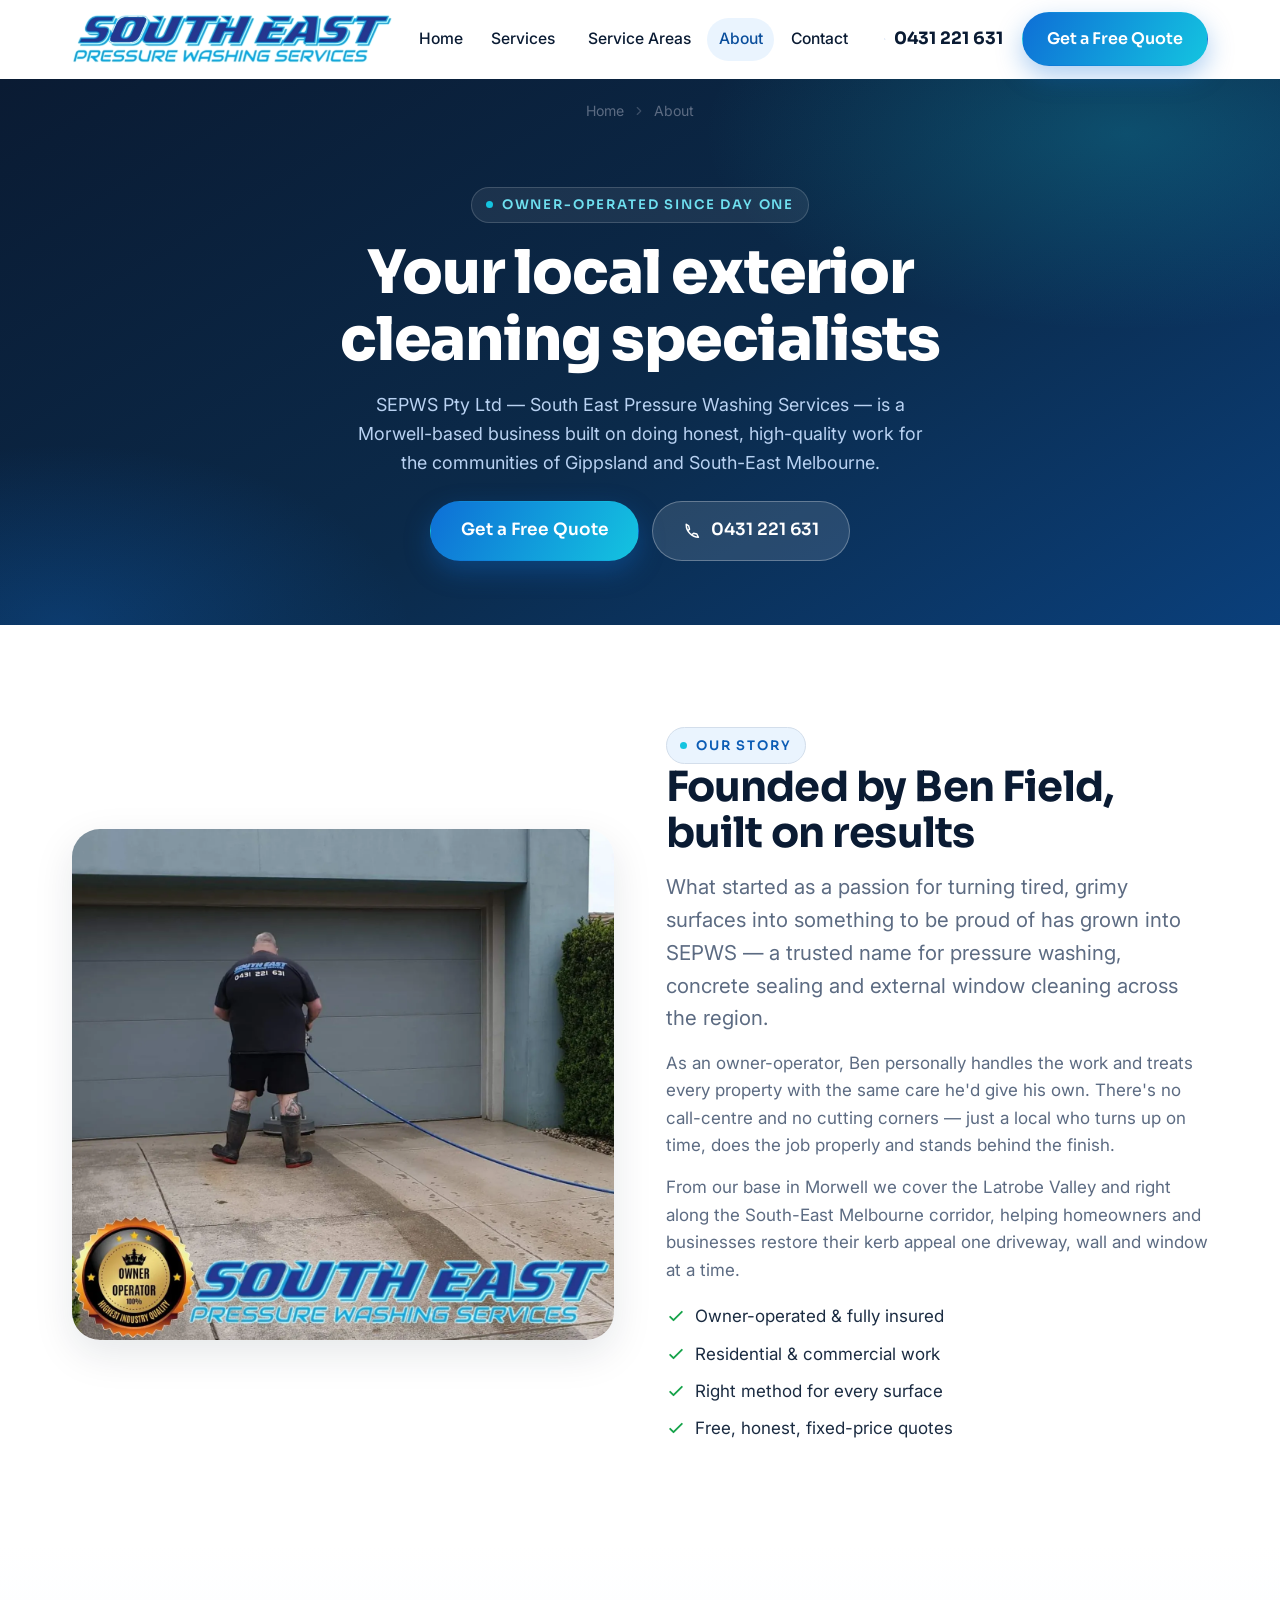
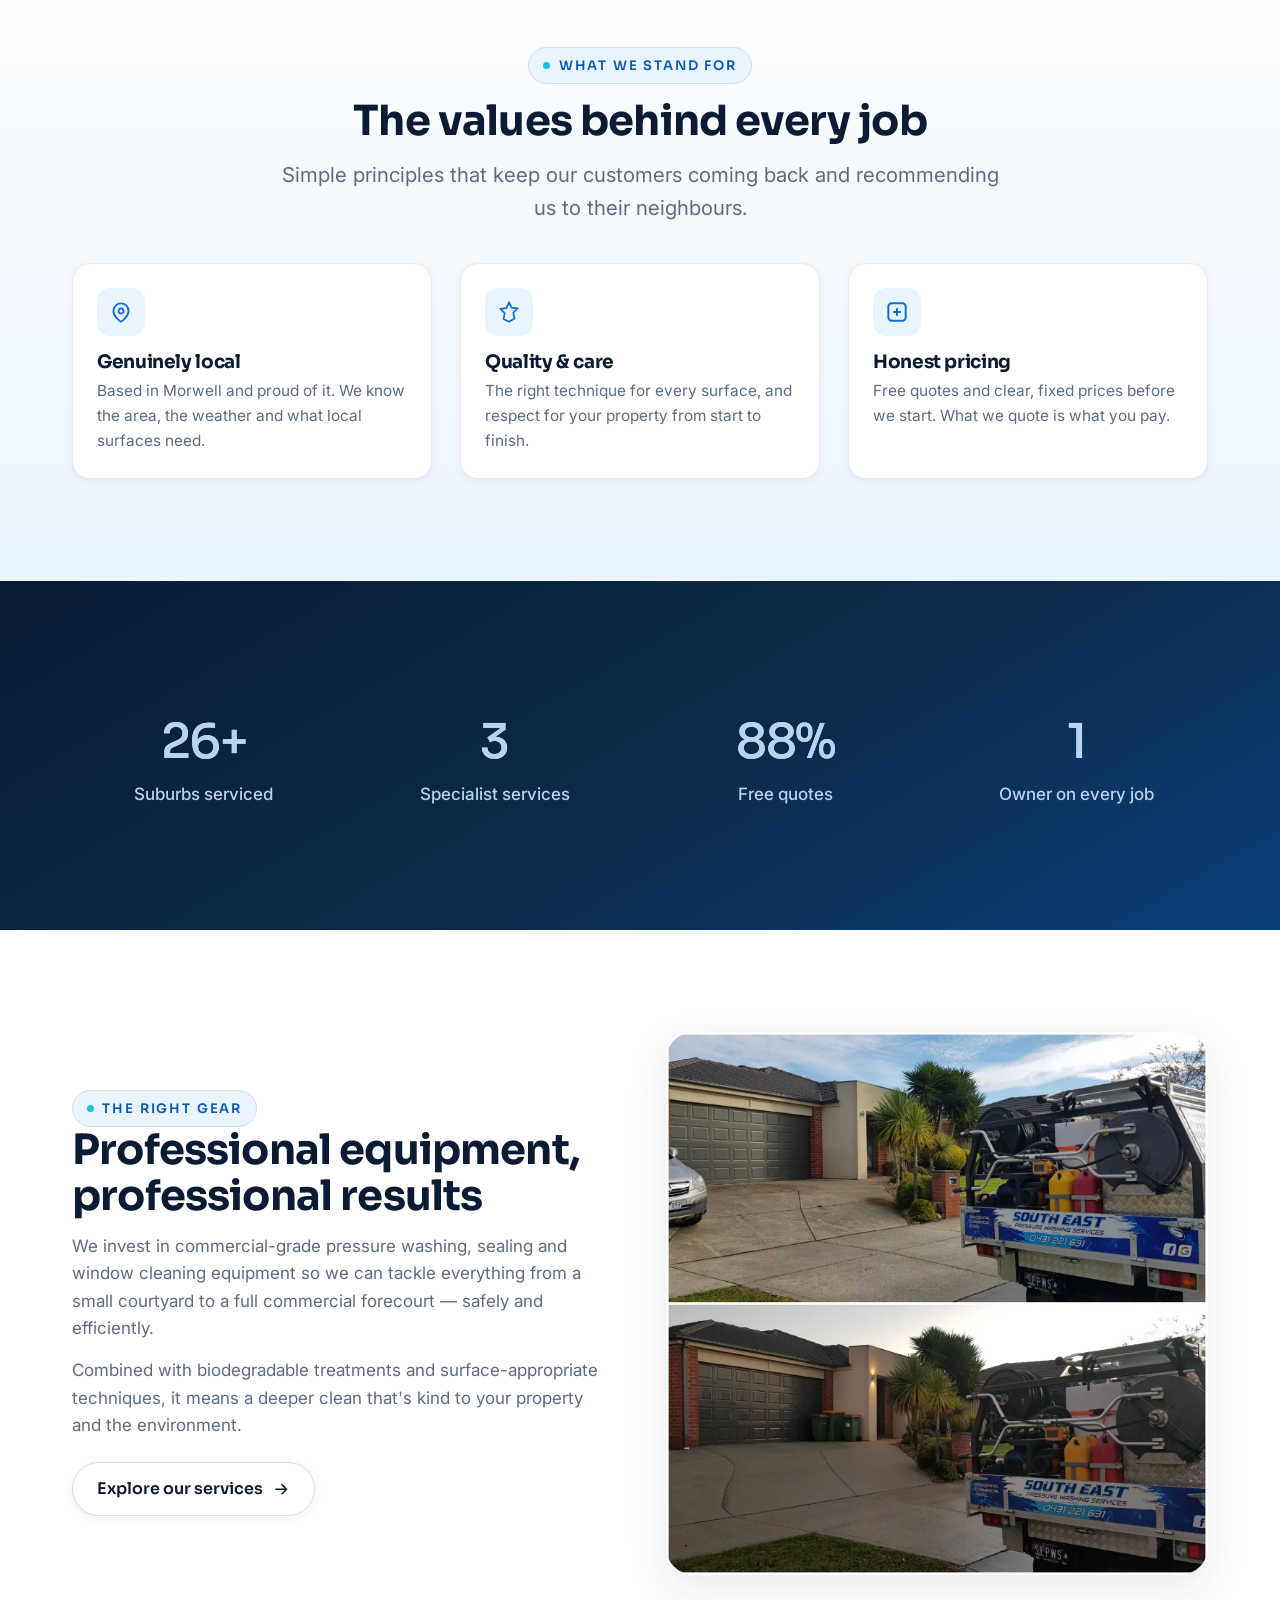
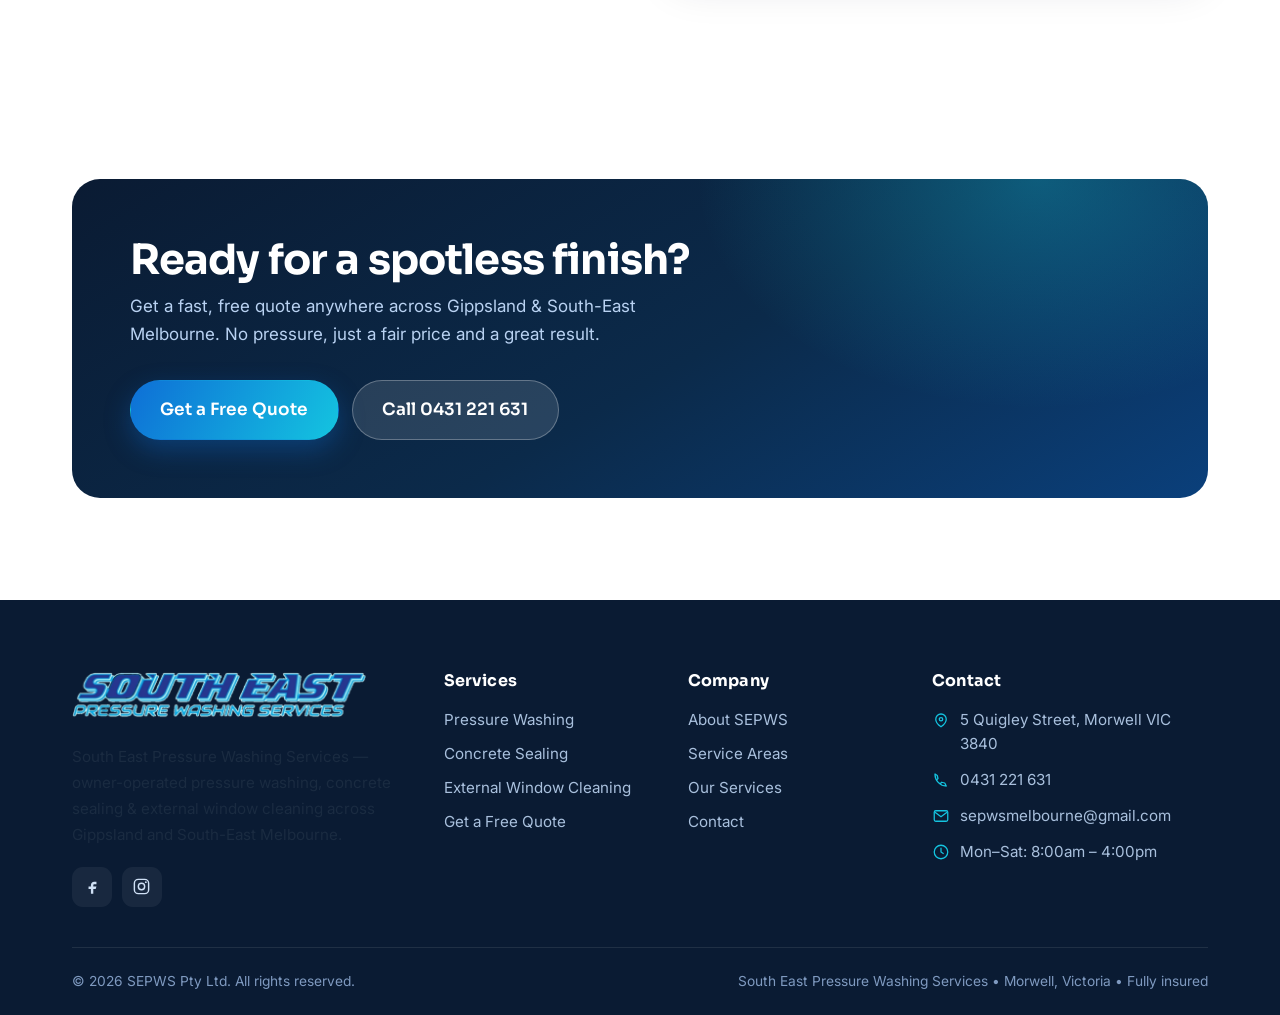
<file: about.html>
<!DOCTYPE html>
<html lang="en-AU">
<head>
<meta charset="utf-8">
<meta name="viewport" content="width=device-width, initial-scale=1">
<title>About SEPWS | Local Pressure Washing Team in Morwell &amp; Gippsland</title>
<meta name="description" content="Meet SEPWS Pty Ltd — owner-operated pressure washing, concrete sealing and window cleaning founded by Ben Field, serving Traralgon, the Latrobe Valley and South-East Melbourne.">
<link rel="canonical" href="https://www.sepws.com.au/about.html">
<meta name="robots" content="index, follow, max-image-preview:large">
<meta name="theme-color" content="#0a1b33">
<meta name="geo.region" content="AU-VIC">
<meta name="geo.placename" content="Morwell, Victoria">
<meta name="geo.position" content="-38.2333;146.4000">
<meta name="ICBM" content="-38.2333, 146.4000">
<meta property="og:type" content="website">
<meta property="og:site_name" content="SEPWS — South East Pressure Washing Services">
<meta property="og:title" content="About SEPWS | Local Pressure Washing Team in Morwell &amp; Gippsland">
<meta property="og:description" content="Meet SEPWS Pty Ltd — owner-operated pressure washing, concrete sealing and window cleaning founded by Ben Field, serving Traralgon, the Latrobe Valley and South-East Melbourne.">
<meta property="og:url" content="https://www.sepws.com.au/about.html">
<meta property="og:image" content="https://www.sepws.com.au/images/ben-field-owner-operator-pressure-washing.webp">
<meta property="og:locale" content="en_AU">
<meta name="twitter:card" content="summary_large_image">
<meta name="twitter:title" content="About SEPWS | Local Pressure Washing Team in Morwell &amp; Gippsland">
<meta name="twitter:description" content="Meet SEPWS Pty Ltd — owner-operated pressure washing, concrete sealing and window cleaning founded by Ben Field, serving Traralgon, the Latrobe Valley and South-East Melbourne.">
<meta name="twitter:image" content="https://www.sepws.com.au/images/ben-field-owner-operator-pressure-washing.webp">
<link rel="icon" href="favicon.svg" type="image/svg+xml">
<link rel="apple-touch-icon" href="favicon.svg">
<link rel="preconnect" href="https://fonts.googleapis.com">
<link rel="preconnect" href="https://fonts.gstatic.com" crossorigin>
<link href="https://fonts.googleapis.com/css2?family=Sora:wght@500;600;700;800&family=Inter:wght@400;500;600&display=swap" rel="stylesheet">
<link rel="stylesheet" href="css/styles.css">
<script type="application/ld+json">
{"@context":"https://schema.org","@type":"AboutPage","name":"About SEPWS","url":"https://www.sepws.com.au/about.html",
"about":{"@type":"LocalBusiness","name":"SEPWS Pty Ltd — South East Pressure Washing Services","telephone":"+61431221631","founder":{"@type":"Person","name":"Ben Field"},"address":{"@type":"PostalAddress","streetAddress":"5 Quigley Street","addressLocality":"Morwell","addressRegion":"VIC","postalCode":"3840","addressCountry":"AU"}}}
</script>
<script type="application/ld+json">
{"@context":"https://schema.org","@type":"BreadcrumbList","itemListElement":[
{"@type":"ListItem","position":1,"name":"Home","item":"https://www.sepws.com.au/"},
{"@type":"ListItem","position":2,"name":"About","item":"https://www.sepws.com.au/about.html"}]}
</script>
</head>
<body>
<header class="site-header">
  <div class="container nav">
    <a href="index.html" class="brand" aria-label="South East Pressure Washing Services — home">
      <img src="images/sepws-logo.png" alt="South East Pressure Washing Services" class="brand__img" width="601" height="94">
    </a>
    <nav aria-label="Primary">
      <ul class="nav-links">
        <li><a href="index.html">Home</a></li>
        <li class="has-dropdown">
          <a href="index.html#services" aria-haspopup="true">Services
            <svg viewBox="0 0 24 24" fill="none" width="16" height="16" aria-hidden="true"><path d="M6 9l6 6 6-6" stroke="currentColor" stroke-width="2" stroke-linecap="round" stroke-linejoin="round"/></svg>
          </a>
          <div class="dropdown" role="menu">
            <a href="pressure-washing.html"><span class="di"><svg viewBox="0 0 24 24" fill="none" aria-hidden="true"><path d="M4 20c3-5 5-7 8-7s5 2 8 7" stroke="currentColor" stroke-width="2" stroke-linecap="round"/><path d="M12 13V4M9 6l3-2 3 2" stroke="currentColor" stroke-width="2" stroke-linecap="round" stroke-linejoin="round"/></svg></span><span><b>Pressure Washing</b><small>Driveways, homes &amp; commercial</small></span></a>
            <a href="concrete-sealing.html"><span class="di"><svg viewBox="0 0 24 24" fill="none" aria-hidden="true"><rect x="3" y="7" width="18" height="12" rx="2" stroke="currentColor" stroke-width="2"/><path d="M3 11h18" stroke="currentColor" stroke-width="2"/></svg></span><span><b>Concrete Sealing</b><small>Driveways &amp; exposed aggregate</small></span></a>
            <a href="external-window-cleaning.html"><span class="di"><svg viewBox="0 0 24 24" fill="none" aria-hidden="true"><rect x="4" y="3" width="16" height="18" rx="1.5" stroke="currentColor" stroke-width="2"/><path d="M12 3v18M4 12h16" stroke="currentColor" stroke-width="2"/></svg></span><span><b>External Window Cleaning</b><small>Homes &amp; businesses</small></span></a>
          </div>
        </li>
        <li><a href="index.html#areas">Service Areas</a></li>
        <li><a href="about.html" aria-current="page">About</a></li>
        <li><a href="contact.html">Contact</a></li>
      </ul>
    </nav>
    <div class="nav-actions">
      <a href="tel:+61431221631" class="nav-phone" aria-label="Call SEPWS on 0431 221 631">
        <svg viewBox="0 0 24 24" fill="none" aria-hidden="true"><path d="M4 5c0 8 7 15 15 15l-2-4-4-1-2 2c-2-1-4-3-5-5l2-2-1-4-3-2Z" stroke="currentColor" stroke-width="1.8" stroke-linejoin="round"/></svg>
        0431 221 631
      </a>
      <a href="contact.html" class="btn btn--primary">Get a Free Quote</a>
    </div>
    <button class="nav-toggle" aria-label="Open menu" aria-expanded="false"><span></span></button>
  </div>
</header>
<main>
<section class="page-hero page-hero--slim">
  <div class="container">
    <nav class="crumb" aria-label="Breadcrumb" style="justify-content:center"><a href="index.html">Home</a> <svg viewBox="0 0 24 24" fill="none" aria-hidden="true"><path d="M9 6l6 6-6 6" stroke="currentColor" stroke-width="2" stroke-linecap="round" stroke-linejoin="round"/></svg> <span>About</span></nav>
  </div>
  <div class="container page-hero__inner">
    <div>
      <span class="eyebrow hero__eyebrow"><span class="dot"></span> Owner-operated since day one</span>
      <h1>Your local exterior cleaning specialists</h1>
      <p>SEPWS Pty Ltd — South East Pressure Washing Services — is a Morwell-based business built on doing honest, high-quality work for the communities of Gippsland and South-East Melbourne.</p>
      <div class="page-hero__cta" style="justify-content:center">
        <a href="contact.html" class="btn btn--primary btn--lg">Get a Free Quote</a>
        <a href="tel:+61431221631" class="btn btn--light btn--lg"><svg viewBox="0 0 24 24" fill="none" aria-hidden="true"><path d="M4 5c0 8 7 15 15 15l-2-4-4-1-2 2c-2-1-4-3-5-5l2-2-1-4-3-2Z" stroke="currentColor" stroke-width="1.8" stroke-linejoin="round"/></svg> 0431 221 631</a>
      </div>
    </div>
  </div>
</section>

<section class="section">
  <div class="container">
    <div class="split">
      <div class="split__media" data-reveal>
        <img src="images/ben-field-owner-operator-pressure-washing.webp" alt="Ben Field, owner-operator of SEPWS, pressure washing a driveway" loading="lazy">
      </div>
      <div>
        <span class="eyebrow"><span class="dot"></span> Our story</span>
        <h2>Founded by Ben Field, built on results</h2>
        <p class="lead" style="margin-top:.9rem">What started as a passion for turning tired, grimy surfaces into something to be proud of has grown into SEPWS — a trusted name for pressure washing, concrete sealing and external window cleaning across the region.</p>
        <p class="muted" style="margin-top:.9rem">As an owner-operator, Ben personally handles the work and treats every property with the same care he'd give his own. There's no call-centre and no cutting corners — just a local who turns up on time, does the job properly and stands behind the finish.</p>
        <p class="muted" style="margin-top:.9rem">From our base in Morwell we cover the Latrobe Valley and right along the South-East Melbourne corridor, helping homeowners and businesses restore their kerb appeal one driveway, wall and window at a time.</p>
        <ul class="check" style="margin-top:1.2rem"><li><svg viewBox="0 0 24 24" fill="none" aria-hidden="true"><path d="M5 13l4 4L19 7" stroke="currentColor" stroke-width="2.2" stroke-linecap="round" stroke-linejoin="round"/></svg>Owner-operated &amp; fully insured</li><li><svg viewBox="0 0 24 24" fill="none" aria-hidden="true"><path d="M5 13l4 4L19 7" stroke="currentColor" stroke-width="2.2" stroke-linecap="round" stroke-linejoin="round"/></svg>Residential &amp; commercial work</li><li><svg viewBox="0 0 24 24" fill="none" aria-hidden="true"><path d="M5 13l4 4L19 7" stroke="currentColor" stroke-width="2.2" stroke-linecap="round" stroke-linejoin="round"/></svg>Right method for every surface</li><li><svg viewBox="0 0 24 24" fill="none" aria-hidden="true"><path d="M5 13l4 4L19 7" stroke="currentColor" stroke-width="2.2" stroke-linecap="round" stroke-linejoin="round"/></svg>Free, honest, fixed-price quotes</li></ul>
      </div>
    </div>
  </div>
</section>

<section class="section section--sky">
  <div class="container">
    <div class="section-head center" data-reveal>
      <span class="eyebrow"><span class="dot"></span> What we stand for</span>
      <h2>The values behind every job</h2>
      <p class="lead">Simple principles that keep our customers coming back and recommending us to their neighbours.</p>
    </div>
    <div class="info-cards" style="margin-top:2.4rem">
      <article class="icard" data-reveal>
        <span class="ic"><svg viewBox="0 0 24 24" fill="none" aria-hidden="true"><path d="M12 21s-7-4.5-7-10a7 7 0 0 1 14 0c0 5.5-7 10-7 10Z" stroke="currentColor" stroke-width="1.7"/><circle cx="12" cy="11" r="2.3" stroke="currentColor" stroke-width="1.7"/></svg></span>
        <h3>Genuinely local</h3>
        <p>Based in Morwell and proud of it. We know the area, the weather and what local surfaces need.</p>
      </article>
      <article class="icard" data-reveal data-reveal-delay="1">
        <span class="ic"><svg viewBox="0 0 24 24" fill="none" aria-hidden="true"><path d="M12 3l2.4 5 5.6.6-4 3.9 1 5.5L12 21l-5-2.5 1-5.5-4-3.9 5.6-.6L12 3Z" stroke="currentColor" stroke-width="1.6" stroke-linejoin="round"/></svg></span>
        <h3>Quality &amp; care</h3>
        <p>The right technique for every surface, and respect for your property from start to finish.</p>
      </article>
      <article class="icard" data-reveal data-reveal-delay="2">
        <span class="ic"><svg viewBox="0 0 24 24" fill="none" aria-hidden="true"><rect x="4" y="4" width="16" height="16" rx="3" stroke="currentColor" stroke-width="1.8"/><path d="M9 12h6M12 9v6" stroke="currentColor" stroke-width="1.8" stroke-linecap="round"/></svg></span>
        <h3>Honest pricing</h3>
        <p>Free quotes and clear, fixed prices before we start. What we quote is what you pay.</p>
      </article>
    </div>
  </div>
</section>

<section class="section section--dark">
  <div class="container">
    <div class="stats">
      <div class="stat" data-reveal><b><span data-count="30" data-suffix="+">0</span></b><span>Suburbs serviced</span></div>
      <div class="stat" data-reveal data-reveal-delay="1"><b><span data-count="3">0</span></b><span>Specialist services</span></div>
      <div class="stat" data-reveal data-reveal-delay="2"><b><span data-count="100" data-suffix="%">0</span></b><span>Free quotes</span></div>
      <div class="stat" data-reveal data-reveal-delay="3"><b><span data-count="1">0</span></b><span>Owner on every job</span></div>
    </div>
  </div>
</section>

<section class="section">
  <div class="container">
    <div class="split split--reverse">
      <div class="split__media" data-reveal>
        <img src="images/sepws-truck-on-site-morwell.webp" alt="SEPWS service truck and equipment on site" loading="lazy">
      </div>
      <div>
        <span class="eyebrow"><span class="dot"></span> The right gear</span>
        <h2>Professional equipment, professional results</h2>
        <p class="muted" style="margin-top:.8rem">We invest in commercial-grade pressure washing, sealing and window cleaning equipment so we can tackle everything from a small courtyard to a full commercial forecourt — safely and efficiently.</p>
        <p class="muted" style="margin-top:.9rem">Combined with biodegradable treatments and surface-appropriate techniques, it means a deeper clean that's kind to your property and the environment.</p>
        <p style="margin-top:1.4rem"><a href="index.html#services" class="btn btn--ghost">Explore our services <svg viewBox="0 0 24 24" fill="none" width="18" height="18" aria-hidden="true"><path d="M5 12h14M13 6l6 6-6 6" stroke="currentColor" stroke-width="2" stroke-linecap="round" stroke-linejoin="round"/></svg></a></p>
      </div>
    </div>
  </div>
</section>

<section class="section">
  <div class="container">
    <div class="cta-band" data-reveal>
      <div class="cta-band__inner">
        <div>
          <h2>Ready for a spotless finish?</h2>
          <p>Get a fast, free quote anywhere across Gippsland &amp; South-East Melbourne. No pressure, just a fair price and a great result.</p>
        </div>
        <div class="hero__cta" style="margin:0">
          <a href="contact.html" class="btn btn--primary btn--lg">Get a Free Quote</a>
          <a href="tel:+61431221631" class="btn btn--light btn--lg">Call 0431 221 631</a>
        </div>
      </div>
    </div>
  </div>
</section>
</main>
<footer class="footer">
  <div class="container">
    <div class="footer__grid">
      <div>
        <a href="index.html" class="brand" aria-label="South East Pressure Washing Services — home">
          <img src="images/sepws-logo.png" alt="South East Pressure Washing Services" class="brand__img" width="601" height="94">
        </a>
        <p class="footer__about">South East Pressure Washing Services — owner-operated pressure washing, concrete sealing &amp; external window cleaning across Gippsland and South-East Melbourne.</p>
        <div class="footer__soc">
          <a href="https://www.facebook.com/share/1EUgPXBBcK/" target="_blank" rel="noopener" aria-label="SEPWS on Facebook"><svg viewBox="0 0 24 24" fill="currentColor" aria-hidden="true"><path d="M14 9h3V6h-3c-2.2 0-4 1.8-4 4v2H7v3h3v6h3v-6h3l1-3h-4v-2c0-.6.4-1 1-1Z"/></svg></a>
          <a href="https://www.instagram.com/southeastpws" target="_blank" rel="noopener" aria-label="SEPWS on Instagram"><svg viewBox="0 0 24 24" fill="none" aria-hidden="true"><rect x="3" y="3" width="18" height="18" rx="5" stroke="currentColor" stroke-width="1.8"/><circle cx="12" cy="12" r="4" stroke="currentColor" stroke-width="1.8"/><circle cx="17.5" cy="6.5" r="1.2" fill="currentColor"/></svg></a>
        </div>
      </div>
      <div>
        <h4>Services</h4>
        <ul class="footer__links">
          <li><a href="pressure-washing.html">Pressure Washing</a></li>
          <li><a href="concrete-sealing.html">Concrete Sealing</a></li>
          <li><a href="external-window-cleaning.html">External Window Cleaning</a></li>
          <li><a href="contact.html">Get a Free Quote</a></li>
        </ul>
      </div>
      <div>
        <h4>Company</h4>
        <ul class="footer__links">
          <li><a href="about.html">About SEPWS</a></li>
          <li><a href="index.html#areas">Service Areas</a></li>
          <li><a href="index.html#services">Our Services</a></li>
          <li><a href="contact.html">Contact</a></li>
        </ul>
      </div>
      <div>
        <h4>Contact</h4>
        <ul class="footer__contact">
          <li><svg viewBox="0 0 24 24" fill="none" aria-hidden="true"><path d="M12 21s-7-4.5-7-10a7 7 0 0 1 14 0c0 5.5-7 10-7 10Z" stroke="currentColor" stroke-width="1.7"/><circle cx="12" cy="11" r="2.3" stroke="currentColor" stroke-width="1.7"/></svg><span>5 Quigley Street, Morwell VIC 3840</span></li>
          <li><svg viewBox="0 0 24 24" fill="none" aria-hidden="true"><path d="M4 5c0 8 7 15 15 15l-2-4-4-1-2 2c-2-1-4-3-5-5l2-2-1-4-3-2Z" stroke="currentColor" stroke-width="1.7" stroke-linejoin="round"/></svg><a href="tel:+61431221631">0431 221 631</a></li>
          <li><svg viewBox="0 0 24 24" fill="none" aria-hidden="true"><rect x="3" y="5" width="18" height="14" rx="2" stroke="currentColor" stroke-width="1.7"/><path d="M4 7l8 6 8-6" stroke="currentColor" stroke-width="1.7"/></svg><a href="mailto:sepwsmelbourne@gmail.com">sepwsmelbourne@gmail.com</a></li>
          <li><svg viewBox="0 0 24 24" fill="none" aria-hidden="true"><circle cx="12" cy="12" r="9" stroke="currentColor" stroke-width="1.7"/><path d="M12 7v5l3 2" stroke="currentColor" stroke-width="1.7" stroke-linecap="round"/></svg><span>Mon–Sat: 8:00am – 4:00pm</span></li>
        </ul>
      </div>
    </div>
    <div class="footer__bottom">
      <span>© <span data-year>2026</span> SEPWS Pty Ltd. All rights reserved.</span>
      <span>South East Pressure Washing Services • Morwell, Victoria • Fully insured</span>
    </div>
  </div>
</footer>
<div class="callbar">
  <a href="tel:+61431221631" class="call"><svg viewBox="0 0 24 24" fill="none" aria-hidden="true"><path d="M4 5c0 8 7 15 15 15l-2-4-4-1-2 2c-2-1-4-3-5-5l2-2-1-4-3-2Z" stroke="currentColor" stroke-width="1.8" stroke-linejoin="round"/></svg> Call Now</a>
  <a href="contact.html" class="quote"><svg viewBox="0 0 24 24" fill="none" aria-hidden="true"><path d="M5 13l4 4L19 7" stroke="currentColor" stroke-width="2.2" stroke-linecap="round" stroke-linejoin="round"/></svg> Free Quote</a>
</div>
<script src="js/main.js" defer></script>
<!-- LeadConnector / GHL external tracking -->
<script src="https://link.msgsndr.com/js/external-tracking.js" data-tracking-id="tk_7288af4112064712ab10a76614a99b9b"></script>
</body>
</html>
</file>
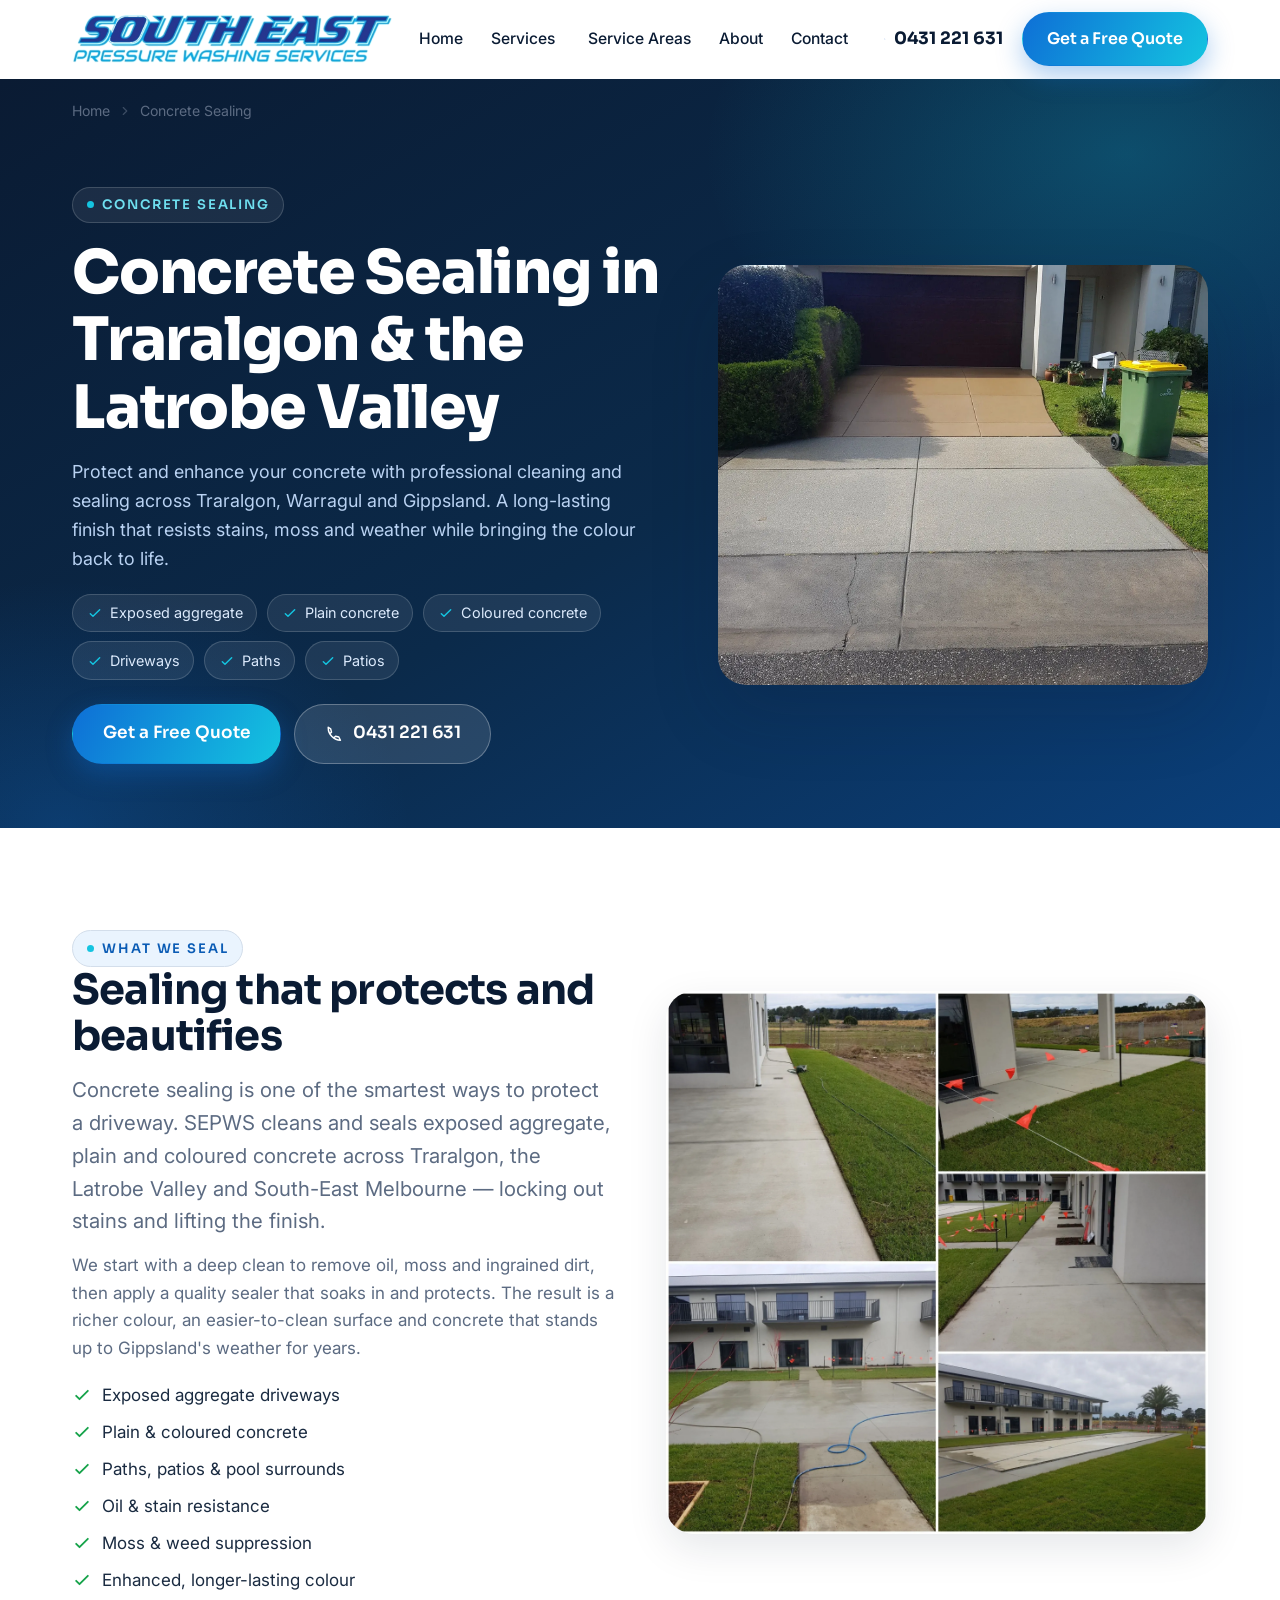
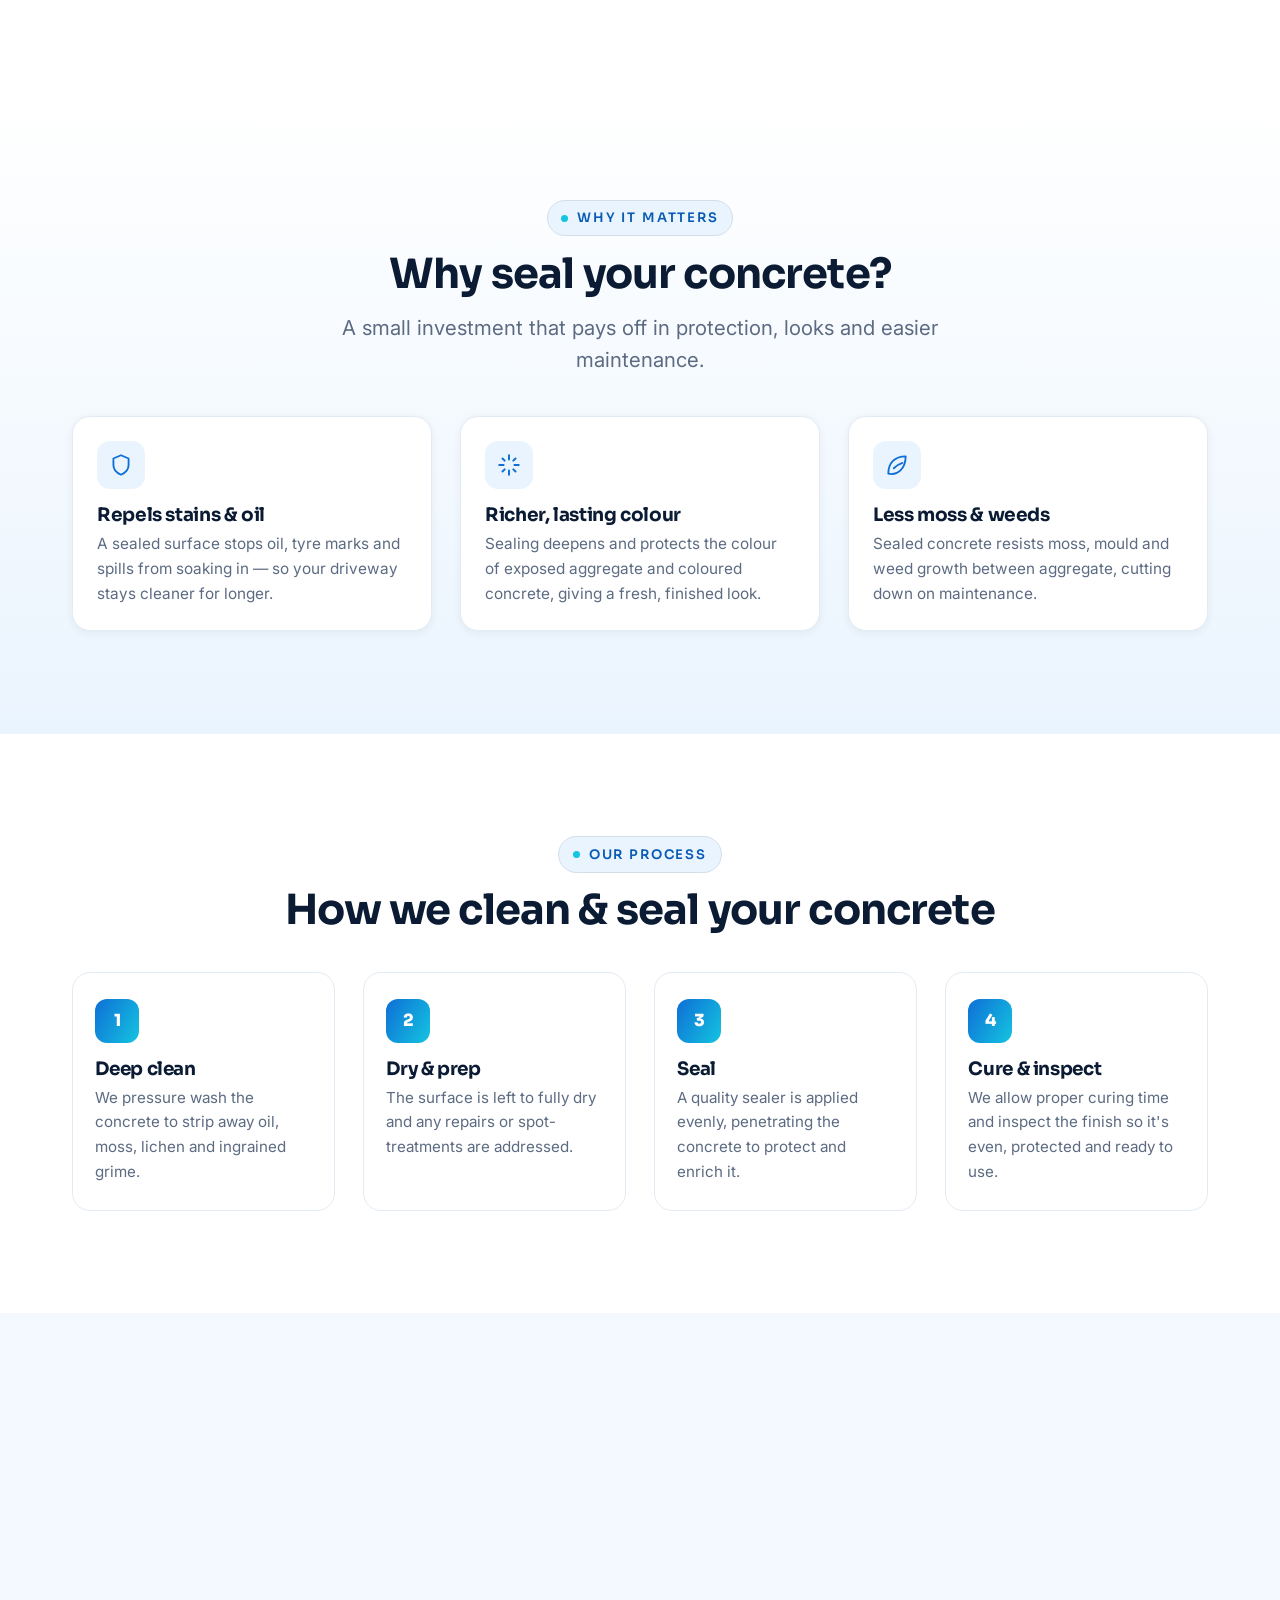
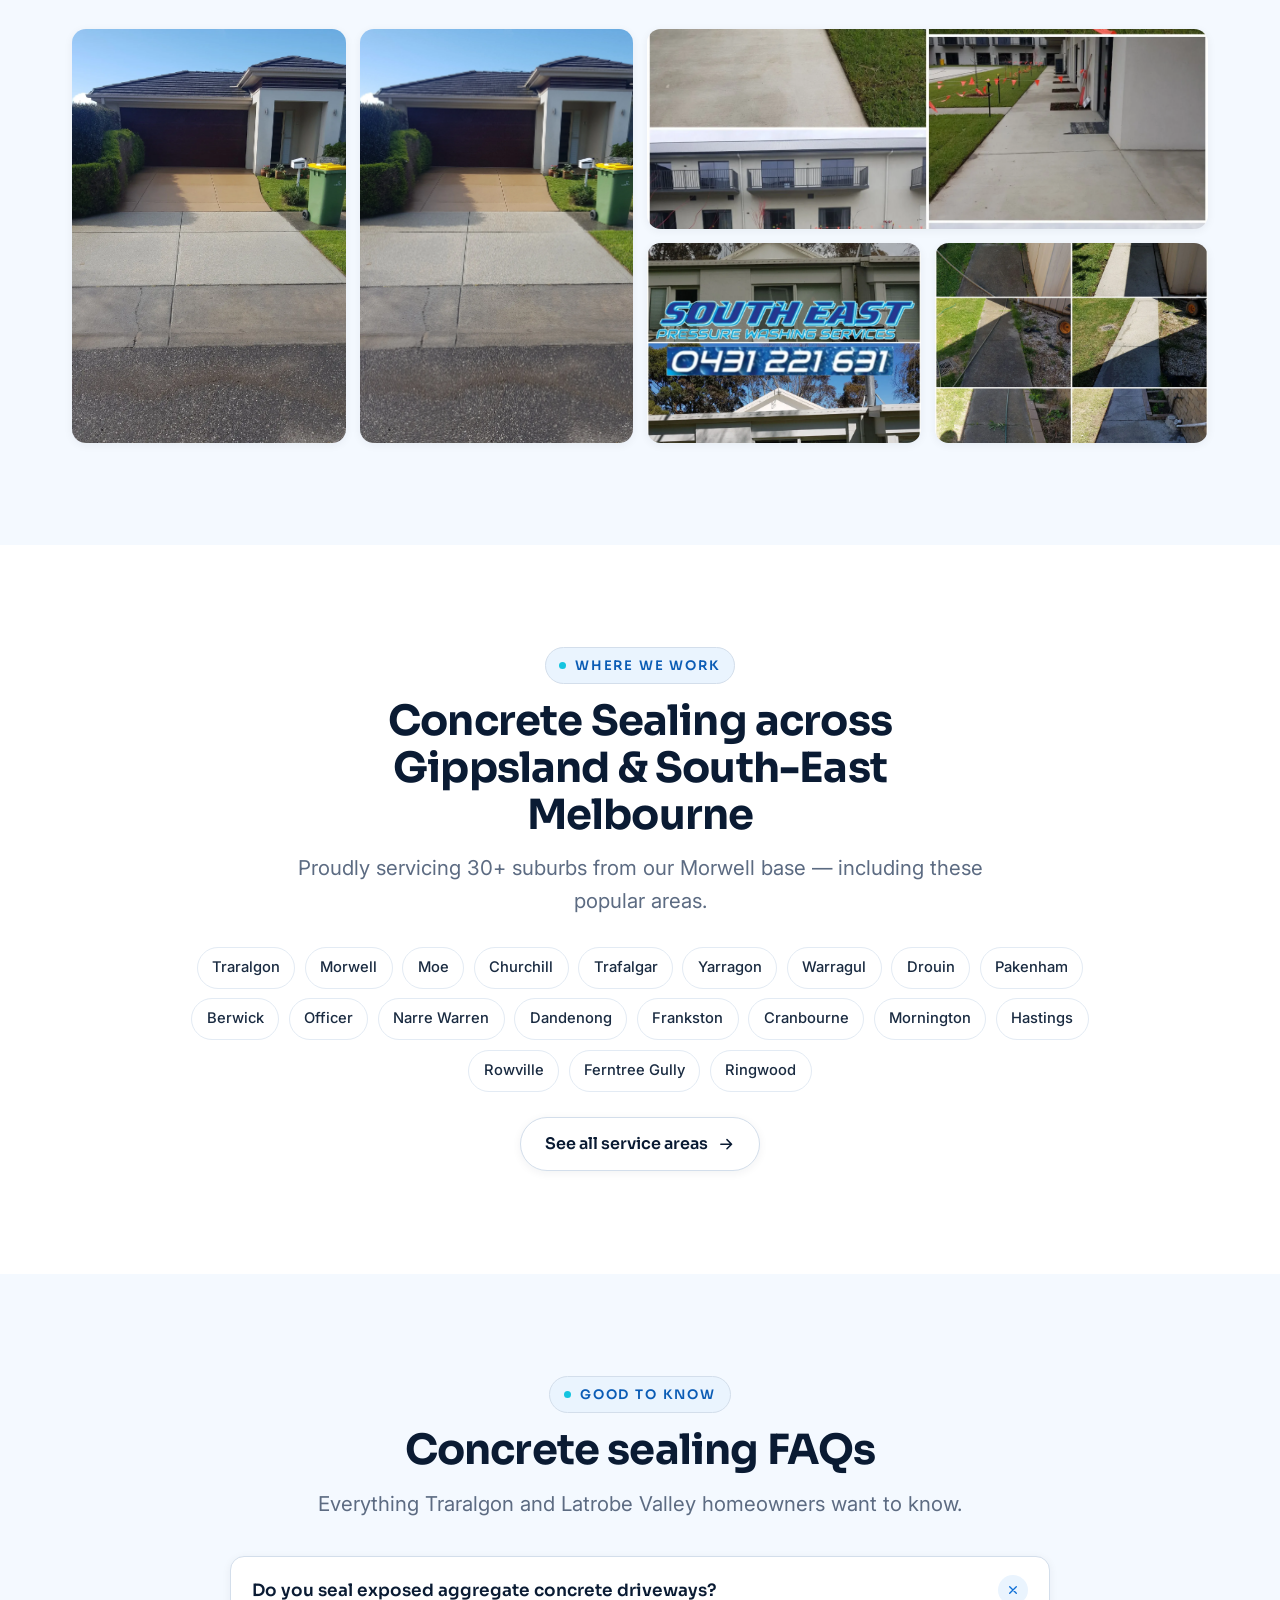
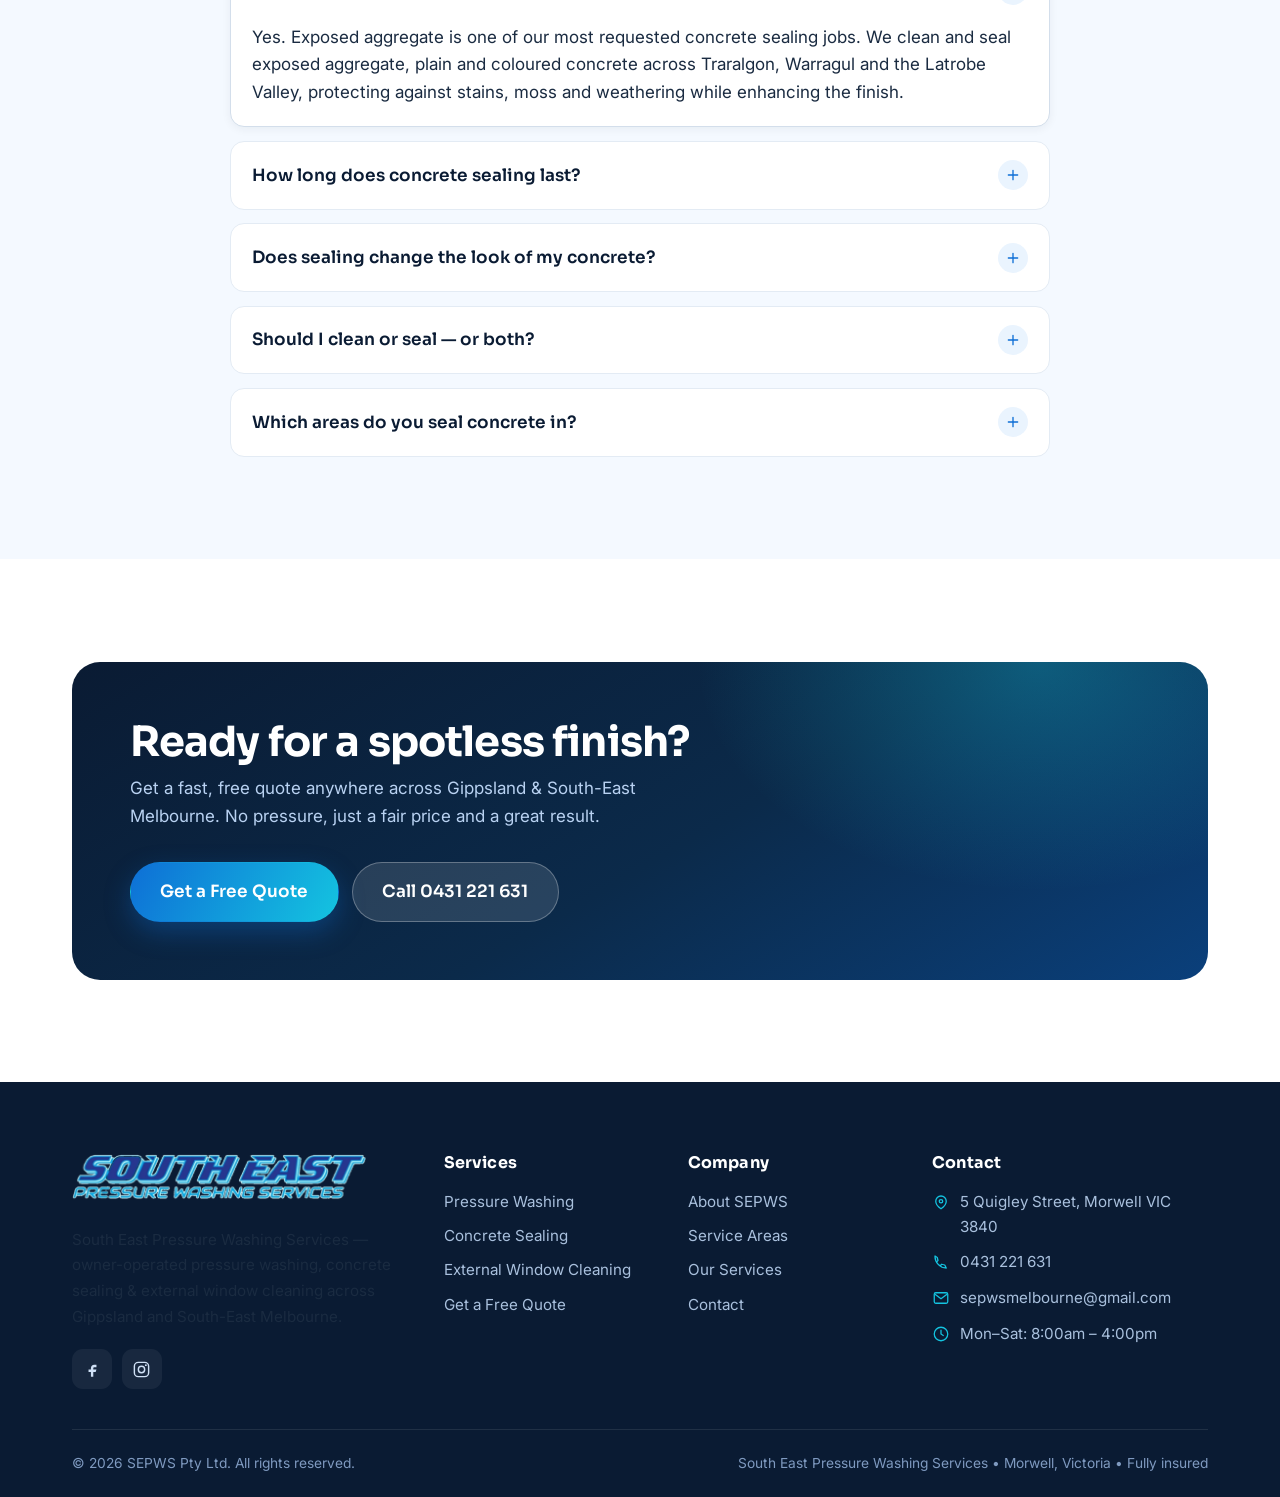
<file: concrete-sealing.html>
<!DOCTYPE html>
<html lang="en-AU">
<head>
<meta charset="utf-8">
<meta name="viewport" content="width=device-width, initial-scale=1">
<title>Concrete Sealing Traralgon | Driveways &amp; Exposed Aggregate | SEPWS</title>
<meta name="description" content="Protect and enhance your concrete with professional sealing in Traralgon, Warragul and across Gippsland. Long-lasting finish. Free quotes from SEPWS.">
<link rel="canonical" href="https://www.sepws.com.au/concrete-sealing.html">
<meta name="robots" content="index, follow, max-image-preview:large">
<meta name="theme-color" content="#0a1b33">
<meta name="geo.region" content="AU-VIC">
<meta name="geo.placename" content="Morwell, Victoria">
<meta name="geo.position" content="-38.2333;146.4000">
<meta name="ICBM" content="-38.2333, 146.4000">
<meta property="og:type" content="website">
<meta property="og:site_name" content="SEPWS — South East Pressure Washing Services">
<meta property="og:title" content="Concrete Sealing Traralgon | Driveways &amp; Exposed Aggregate | SEPWS">
<meta property="og:description" content="Protect and enhance your concrete with professional sealing in Traralgon, Warragul and across Gippsland. Long-lasting finish. Free quotes from SEPWS.">
<meta property="og:url" content="https://www.sepws.com.au/concrete-sealing.html">
<meta property="og:image" content="https://www.sepws.com.au/images/concrete-sealing-driveway-traralgon.webp">
<meta property="og:locale" content="en_AU">
<meta name="twitter:card" content="summary_large_image">
<meta name="twitter:title" content="Concrete Sealing Traralgon | Driveways &amp; Exposed Aggregate | SEPWS">
<meta name="twitter:description" content="Protect and enhance your concrete with professional sealing in Traralgon, Warragul and across Gippsland. Long-lasting finish. Free quotes from SEPWS.">
<meta name="twitter:image" content="https://www.sepws.com.au/images/concrete-sealing-driveway-traralgon.webp">
<link rel="icon" href="favicon.svg" type="image/svg+xml">
<link rel="apple-touch-icon" href="favicon.svg">
<link rel="preconnect" href="https://fonts.googleapis.com">
<link rel="preconnect" href="https://fonts.gstatic.com" crossorigin>
<link href="https://fonts.googleapis.com/css2?family=Sora:wght@500;600;700;800&family=Inter:wght@400;500;600&display=swap" rel="stylesheet">
<link rel="stylesheet" href="css/styles.css">
<script type="application/ld+json">
{"@context":"https://schema.org","@type":"Service","serviceType":"Concrete Sealing","name":"Concrete Sealing",
"description":"Protect and enhance your concrete with professional sealing in Traralgon, Warragul and across Gippsland. Long-lasting finish. Free quotes from SEPWS.","url":"https://www.sepws.com.au/concrete-sealing.html","image":"https://www.sepws.com.au/images/concrete-sealing-driveway-traralgon.webp",
"provider":{"@type":"LocalBusiness","name":"SEPWS Pty Ltd","telephone":"+61431221631","address":{"@type":"PostalAddress","streetAddress":"5 Quigley Street","addressLocality":"Morwell","addressRegion":"VIC","postalCode":"3840","addressCountry":"AU"}},
"areaServed":["Traralgon","Morwell","Moe","Churchill","Warragul","Drouin","Pakenham","Berwick","Dandenong","Frankston","Cranbourne","Mornington","Hastings"],
"hasOfferCatalog":{"@type":"OfferCatalog","name":"Concrete Sealing"}}
</script>
<script type="application/ld+json">
{"@context":"https://schema.org","@type":"FAQPage","mainEntity":[{"@type":"Question","name":"Do you seal exposed aggregate concrete driveways?","acceptedAnswer":{"@type":"Answer","text":"Yes. Exposed aggregate is one of our most requested concrete sealing jobs. We clean and seal exposed aggregate, plain and coloured concrete across Traralgon, Warragul and the Latrobe Valley, protecting against stains, moss and weathering while enhancing the finish."}},{"@type":"Question","name":"How long does concrete sealing last?","acceptedAnswer":{"@type":"Answer","text":"A quality seal typically lasts several years before it needs refreshing, depending on traffic, sun exposure and wear. We'll advise on the best re-seal interval for your specific driveway."}},{"@type":"Question","name":"Does sealing change the look of my concrete?","acceptedAnswer":{"@type":"Answer","text":"Sealing enriches and protects the colour, giving exposed aggregate and coloured concrete a fresh, finished appearance. We can discuss matte through to a higher-sheen finish to suit your preference."}},{"@type":"Question","name":"Should I clean or seal — or both?","acceptedAnswer":{"@type":"Answer","text":"For the best and longest-lasting result, concrete should be thoroughly cleaned before sealing. SEPWS handles both in one job, so your driveway is spotless and protected in a single visit."}},{"@type":"Question","name":"Which areas do you seal concrete in?","acceptedAnswer":{"@type":"Answer","text":"We seal concrete across Traralgon, Morwell, Moe, Warragul, Drouin, Pakenham, Berwick and the wider Gippsland and South-East Melbourne region."}}]}
</script>
<script type="application/ld+json">
{"@context":"https://schema.org","@type":"BreadcrumbList","itemListElement":[
{"@type":"ListItem","position":1,"name":"Home","item":"https://www.sepws.com.au/"},
{"@type":"ListItem","position":2,"name":"Concrete Sealing","item":"https://www.sepws.com.au/concrete-sealing.html"}]}
</script>
</head>
<body>
<header class="site-header">
  <div class="container nav">
    <a href="index.html" class="brand" aria-label="South East Pressure Washing Services — home">
      <img src="images/sepws-logo.png" alt="South East Pressure Washing Services" class="brand__img" width="601" height="94">
    </a>
    <nav aria-label="Primary">
      <ul class="nav-links">
        <li><a href="index.html">Home</a></li>
        <li class="has-dropdown">
          <a href="index.html#services" aria-haspopup="true">Services
            <svg viewBox="0 0 24 24" fill="none" width="16" height="16" aria-hidden="true"><path d="M6 9l6 6 6-6" stroke="currentColor" stroke-width="2" stroke-linecap="round" stroke-linejoin="round"/></svg>
          </a>
          <div class="dropdown" role="menu">
            <a href="pressure-washing.html"><span class="di"><svg viewBox="0 0 24 24" fill="none" aria-hidden="true"><path d="M4 20c3-5 5-7 8-7s5 2 8 7" stroke="currentColor" stroke-width="2" stroke-linecap="round"/><path d="M12 13V4M9 6l3-2 3 2" stroke="currentColor" stroke-width="2" stroke-linecap="round" stroke-linejoin="round"/></svg></span><span><b>Pressure Washing</b><small>Driveways, homes &amp; commercial</small></span></a>
            <a href="concrete-sealing.html"><span class="di"><svg viewBox="0 0 24 24" fill="none" aria-hidden="true"><rect x="3" y="7" width="18" height="12" rx="2" stroke="currentColor" stroke-width="2"/><path d="M3 11h18" stroke="currentColor" stroke-width="2"/></svg></span><span><b>Concrete Sealing</b><small>Driveways &amp; exposed aggregate</small></span></a>
            <a href="external-window-cleaning.html"><span class="di"><svg viewBox="0 0 24 24" fill="none" aria-hidden="true"><rect x="4" y="3" width="16" height="18" rx="1.5" stroke="currentColor" stroke-width="2"/><path d="M12 3v18M4 12h16" stroke="currentColor" stroke-width="2"/></svg></span><span><b>External Window Cleaning</b><small>Homes &amp; businesses</small></span></a>
          </div>
        </li>
        <li><a href="index.html#areas">Service Areas</a></li>
        <li><a href="about.html">About</a></li>
        <li><a href="contact.html">Contact</a></li>
      </ul>
    </nav>
    <div class="nav-actions">
      <a href="tel:+61431221631" class="nav-phone" aria-label="Call SEPWS on 0431 221 631">
        <svg viewBox="0 0 24 24" fill="none" aria-hidden="true"><path d="M4 5c0 8 7 15 15 15l-2-4-4-1-2 2c-2-1-4-3-5-5l2-2-1-4-3-2Z" stroke="currentColor" stroke-width="1.8" stroke-linejoin="round"/></svg>
        0431 221 631
      </a>
      <a href="contact.html" class="btn btn--primary">Get a Free Quote</a>
    </div>
    <button class="nav-toggle" aria-label="Open menu" aria-expanded="false"><span></span></button>
  </div>
</header>
<main>
<section class="page-hero">
  <div class="container">
    <nav class="crumb" aria-label="Breadcrumb"><a href="index.html">Home</a> <svg viewBox="0 0 24 24" fill="none" aria-hidden="true"><path d="M9 6l6 6-6 6" stroke="currentColor" stroke-width="2" stroke-linecap="round" stroke-linejoin="round"/></svg> <span>Concrete Sealing</span></nav>
  </div>
  <div class="container page-hero__inner">
    <div>
      <span class="eyebrow hero__eyebrow"><span class="dot"></span> Concrete Sealing</span>
      <h1>Concrete Sealing in Traralgon &amp; the Latrobe Valley</h1>
      <p>Protect and enhance your concrete with professional cleaning and sealing across Traralgon, Warragul and Gippsland. A long-lasting finish that resists stains, moss and weather while bringing the colour back to life.</p>
      <ul class="pill-list"><li><svg viewBox="0 0 24 24" fill="none" aria-hidden="true"><path d="M5 13l4 4L19 7" stroke="currentColor" stroke-width="2.2" stroke-linecap="round" stroke-linejoin="round"/></svg>Exposed aggregate</li><li><svg viewBox="0 0 24 24" fill="none" aria-hidden="true"><path d="M5 13l4 4L19 7" stroke="currentColor" stroke-width="2.2" stroke-linecap="round" stroke-linejoin="round"/></svg>Plain concrete</li><li><svg viewBox="0 0 24 24" fill="none" aria-hidden="true"><path d="M5 13l4 4L19 7" stroke="currentColor" stroke-width="2.2" stroke-linecap="round" stroke-linejoin="round"/></svg>Coloured concrete</li><li><svg viewBox="0 0 24 24" fill="none" aria-hidden="true"><path d="M5 13l4 4L19 7" stroke="currentColor" stroke-width="2.2" stroke-linecap="round" stroke-linejoin="round"/></svg>Driveways</li><li><svg viewBox="0 0 24 24" fill="none" aria-hidden="true"><path d="M5 13l4 4L19 7" stroke="currentColor" stroke-width="2.2" stroke-linecap="round" stroke-linejoin="round"/></svg>Paths</li><li><svg viewBox="0 0 24 24" fill="none" aria-hidden="true"><path d="M5 13l4 4L19 7" stroke="currentColor" stroke-width="2.2" stroke-linecap="round" stroke-linejoin="round"/></svg>Patios</li></ul>
      <div class="page-hero__cta">
        <a href="contact.html" class="btn btn--primary btn--lg">Get a Free Quote</a>
        <a href="tel:+61431221631" class="btn btn--light btn--lg"><svg viewBox="0 0 24 24" fill="none" aria-hidden="true"><path d="M4 5c0 8 7 15 15 15l-2-4-4-1-2 2c-2-1-4-3-5-5l2-2-1-4-3-2Z" stroke="currentColor" stroke-width="1.8" stroke-linejoin="round"/></svg> 0431 221 631</a>
      </div>
    </div>
    <div class="page-hero__media" data-reveal>
      <img src="images/concrete-sealing-driveway-traralgon.webp" alt="Sealed concrete driveway with a clean protected finish in Traralgon" width="1200" height="800" fetchpriority="high">
    </div>
  </div>
</section>

<section class="section">
  <div class="container">
    <div class="split">
      <div>
        <span class="eyebrow"><span class="dot"></span> What we seal</span>
        <h2>Sealing that protects and beautifies</h2>
        <p class="lead" style="margin-top:.9rem">Concrete sealing is one of the smartest ways to protect a driveway. SEPWS cleans and seals exposed aggregate, plain and coloured concrete across Traralgon, the Latrobe Valley and South-East Melbourne — locking out stains and lifting the finish.</p>
        <p class="muted" style="margin-top:.9rem">We start with a deep clean to remove oil, moss and ingrained dirt, then apply a quality sealer that soaks in and protects. The result is a richer colour, an easier-to-clean surface and concrete that stands up to Gippsland's weather for years.</p>
        <ul class="check" style="margin-top:1.2rem"><li><svg viewBox="0 0 24 24" fill="none" aria-hidden="true"><path d="M5 13l4 4L19 7" stroke="currentColor" stroke-width="2.2" stroke-linecap="round" stroke-linejoin="round"/></svg>Exposed aggregate driveways</li><li><svg viewBox="0 0 24 24" fill="none" aria-hidden="true"><path d="M5 13l4 4L19 7" stroke="currentColor" stroke-width="2.2" stroke-linecap="round" stroke-linejoin="round"/></svg>Plain &amp; coloured concrete</li><li><svg viewBox="0 0 24 24" fill="none" aria-hidden="true"><path d="M5 13l4 4L19 7" stroke="currentColor" stroke-width="2.2" stroke-linecap="round" stroke-linejoin="round"/></svg>Paths, patios &amp; pool surrounds</li><li><svg viewBox="0 0 24 24" fill="none" aria-hidden="true"><path d="M5 13l4 4L19 7" stroke="currentColor" stroke-width="2.2" stroke-linecap="round" stroke-linejoin="round"/></svg>Oil &amp; stain resistance</li><li><svg viewBox="0 0 24 24" fill="none" aria-hidden="true"><path d="M5 13l4 4L19 7" stroke="currentColor" stroke-width="2.2" stroke-linecap="round" stroke-linejoin="round"/></svg>Moss &amp; weed suppression</li><li><svg viewBox="0 0 24 24" fill="none" aria-hidden="true"><path d="M5 13l4 4L19 7" stroke="currentColor" stroke-width="2.2" stroke-linecap="round" stroke-linejoin="round"/></svg>Enhanced, longer-lasting colour</li></ul>
      </div>
      <div class="split__media" data-reveal data-reveal-delay="1">
        <img src="images/concrete-driveway-cleaning-latrobe-valley.webp" alt="Concrete driveway being cleaned before sealing in the Latrobe Valley" loading="lazy">
      </div>
    </div>
  </div>
</section>

<section class="section section--sky">
  <div class="container">
    <div class="section-head center" data-reveal>
      <span class="eyebrow"><span class="dot"></span> Why it matters</span>
      <h2>Why seal your concrete?</h2>
      <p class="lead">A small investment that pays off in protection, looks and easier maintenance.</p>
    </div>
    <div class="info-cards" style="margin-top:2.4rem">
      <article class="icard" data-reveal>
        <span class="ic"><svg viewBox="0 0 24 24" fill="none" aria-hidden="true"><path d="M12 3l7 3v6c0 5-3.5 7.5-7 9-3.5-1.5-7-4-7-9V6l7-3Z" stroke="currentColor" stroke-width="1.7" stroke-linejoin="round"/></svg></span>
        <h3>Repels stains &amp; oil</h3>
        <p>A sealed surface stops oil, tyre marks and spills from soaking in — so your driveway stays cleaner for longer.</p>
      </article>
      <article class="icard" data-reveal data-reveal-delay="1">
        <span class="ic"><svg viewBox="0 0 24 24" fill="none" aria-hidden="true"><path d="M12 3v4M12 17v4M3 12h4M17 12h4M6 6l2 2M16 16l2 2M18 6l-2 2M8 16l-2 2" stroke="currentColor" stroke-width="1.8" stroke-linecap="round"/></svg></span>
        <h3>Richer, lasting colour</h3>
        <p>Sealing deepens and protects the colour of exposed aggregate and coloured concrete, giving a fresh, finished look.</p>
      </article>
      <article class="icard" data-reveal data-reveal-delay="2">
        <span class="ic"><svg viewBox="0 0 24 24" fill="none" aria-hidden="true"><path d="M4 20c8 2 16-4 16-16C10 4 4 10 4 20Z" stroke="currentColor" stroke-width="1.7" stroke-linejoin="round"/><path d="M9 15c2-2 5-4 8-5" stroke="currentColor" stroke-width="1.7" stroke-linecap="round"/></svg></span>
        <h3>Less moss &amp; weeds</h3>
        <p>Sealed concrete resists moss, mould and weed growth between aggregate, cutting down on maintenance.</p>
      </article>
    </div>
  </div>
</section>

<section class="section">
  <div class="container">
    <div class="section-head center" data-reveal>
      <span class="eyebrow"><span class="dot"></span> Our process</span>
      <h2>How we clean &amp; seal your concrete</h2>
    </div>
    <div class="steps" style="margin-top:2.4rem">
      <div class="step" data-reveal><span class="step__n">1</span><h3>Deep clean</h3><p>We pressure wash the concrete to strip away oil, moss, lichen and ingrained grime.</p></div>
      <div class="step" data-reveal data-reveal-delay="1"><span class="step__n">2</span><h3>Dry &amp; prep</h3><p>The surface is left to fully dry and any repairs or spot-treatments are addressed.</p></div>
      <div class="step" data-reveal data-reveal-delay="2"><span class="step__n">3</span><h3>Seal</h3><p>A quality sealer is applied evenly, penetrating the concrete to protect and enrich it.</p></div>
      <div class="step" data-reveal data-reveal-delay="3"><span class="step__n">4</span><h3>Cure &amp; inspect</h3><p>We allow proper curing time and inspect the finish so it's even, protected and ready to use.</p></div>
    </div>
  </div>
</section>

<section class="section section--tint">
  <div class="container">
    <div class="section-head center" data-reveal>
      <span class="eyebrow"><span class="dot"></span> Recent work</span>
      <h2>Concrete sealing results</h2>
      <p class="lead">Genuine concrete sealing jobs from across Gippsland &amp; South-East Melbourne.</p>
    </div>
    <div class="gallery" style="margin-top:2.2rem">
      <a href="images/concrete-sealing-driveway-traralgon.webp" class="tall" target="_blank" rel="noopener"><img src="images/concrete-sealing-driveway-traralgon.webp" alt="Sealed concrete driveway in Traralgon" loading="lazy"></a>
      <a href="images/hero-driveway-pressure-washing-traralgon.webp" class="tall" target="_blank" rel="noopener"><img src="images/hero-driveway-pressure-washing-traralgon.webp" alt="Clean sealed driveway of a modern home" loading="lazy"></a>
      <a href="images/concrete-driveway-cleaning-latrobe-valley.webp" class="wide" target="_blank" rel="noopener"><img src="images/concrete-driveway-cleaning-latrobe-valley.webp" alt="Concrete driveway cleaning in the Latrobe Valley" loading="lazy"></a>
      <a href="images/residential-driveway-cleaning-warragul.webp" class="normal" target="_blank" rel="noopener"><img src="images/residential-driveway-cleaning-warragul.webp" alt="Residential concrete driveway in Warragul" loading="lazy"></a>
      <a href="images/before-after-concrete-path-cleaning.webp" class="normal" target="_blank" rel="noopener"><img src="images/before-after-concrete-path-cleaning.webp" alt="Before and after concrete path cleaning" loading="lazy"></a>
    </div>
  </div>
</section>

<section class="section">
  <div class="container">
    <div class="section-head center" data-reveal>
      <span class="eyebrow"><span class="dot"></span> Where we work</span>
      <h2>Concrete Sealing across Gippsland &amp; South-East Melbourne</h2>
      <p class="lead">Proudly servicing 30+ suburbs from our Morwell base — including these popular areas.</p>
    </div>
    <div class="area-cloud" data-reveal style="margin-top:1.8rem; justify-content:center; max-width:900px; margin-inline:auto"><span>Traralgon</span><span>Morwell</span><span>Moe</span><span>Churchill</span><span>Trafalgar</span><span>Yarragon</span><span>Warragul</span><span>Drouin</span><span>Pakenham</span><span>Berwick</span><span>Officer</span><span>Narre Warren</span><span>Dandenong</span><span>Frankston</span><span>Cranbourne</span><span>Mornington</span><span>Hastings</span><span>Rowville</span><span>Ferntree Gully</span><span>Ringwood</span></div>
    <p class="center" style="margin-top:1.6rem"><a href="index.html#areas" class="btn btn--ghost">See all service areas <svg viewBox="0 0 24 24" fill="none" width="18" height="18" aria-hidden="true"><path d="M5 12h14M13 6l6 6-6 6" stroke="currentColor" stroke-width="2" stroke-linecap="round" stroke-linejoin="round"/></svg></a></p>
  </div>
</section>

<section class="section section--tint">
  <div class="container">
    <div class="section-head center" data-reveal>
      <span class="eyebrow"><span class="dot"></span> Good to know</span>
      <h2>Concrete sealing FAQs</h2>
      <p class="lead">Everything Traralgon and Latrobe Valley homeowners want to know.</p>
    </div>
    <div class="faq" style="margin-top:2.2rem">
      <details class="faq-item" data-reveal open>
        <summary>Do you seal exposed aggregate concrete driveways? <span class="chev"><svg viewBox="0 0 24 24" fill="none" width="16" height="16" aria-hidden="true"><path d="M12 5v14M5 12h14" stroke="currentColor" stroke-width="2" stroke-linecap="round"/></svg></span></summary>
        <div class="ans"><p>Yes. Exposed aggregate is one of our most requested concrete sealing jobs. We clean and seal exposed aggregate, plain and coloured concrete across Traralgon, Warragul and the Latrobe Valley, protecting against stains, moss and weathering while enhancing the finish.</p></div>
      </details>
      <details class="faq-item" data-reveal>
        <summary>How long does concrete sealing last? <span class="chev"><svg viewBox="0 0 24 24" fill="none" width="16" height="16" aria-hidden="true"><path d="M12 5v14M5 12h14" stroke="currentColor" stroke-width="2" stroke-linecap="round"/></svg></span></summary>
        <div class="ans"><p>A quality seal typically lasts several years before it needs refreshing, depending on traffic, sun exposure and wear. We'll advise on the best re-seal interval for your specific driveway.</p></div>
      </details>
      <details class="faq-item" data-reveal>
        <summary>Does sealing change the look of my concrete? <span class="chev"><svg viewBox="0 0 24 24" fill="none" width="16" height="16" aria-hidden="true"><path d="M12 5v14M5 12h14" stroke="currentColor" stroke-width="2" stroke-linecap="round"/></svg></span></summary>
        <div class="ans"><p>Sealing enriches and protects the colour, giving exposed aggregate and coloured concrete a fresh, finished appearance. We can discuss matte through to a higher-sheen finish to suit your preference.</p></div>
      </details>
      <details class="faq-item" data-reveal>
        <summary>Should I clean or seal — or both? <span class="chev"><svg viewBox="0 0 24 24" fill="none" width="16" height="16" aria-hidden="true"><path d="M12 5v14M5 12h14" stroke="currentColor" stroke-width="2" stroke-linecap="round"/></svg></span></summary>
        <div class="ans"><p>For the best and longest-lasting result, concrete should be thoroughly cleaned before sealing. SEPWS handles both in one job, so your driveway is spotless and protected in a single visit.</p></div>
      </details>
      <details class="faq-item" data-reveal>
        <summary>Which areas do you seal concrete in? <span class="chev"><svg viewBox="0 0 24 24" fill="none" width="16" height="16" aria-hidden="true"><path d="M12 5v14M5 12h14" stroke="currentColor" stroke-width="2" stroke-linecap="round"/></svg></span></summary>
        <div class="ans"><p>We seal concrete across Traralgon, Morwell, Moe, Warragul, Drouin, Pakenham, Berwick and the wider Gippsland and South-East Melbourne region.</p></div>
      </details>
    </div>
  </div>
</section>

<section class="section">
  <div class="container">
    <div class="cta-band" data-reveal>
      <div class="cta-band__inner">
        <div>
          <h2>Ready for a spotless finish?</h2>
          <p>Get a fast, free quote anywhere across Gippsland &amp; South-East Melbourne. No pressure, just a fair price and a great result.</p>
        </div>
        <div class="hero__cta" style="margin:0">
          <a href="contact.html" class="btn btn--primary btn--lg">Get a Free Quote</a>
          <a href="tel:+61431221631" class="btn btn--light btn--lg">Call 0431 221 631</a>
        </div>
      </div>
    </div>
  </div>
</section>
</main>
<footer class="footer">
  <div class="container">
    <div class="footer__grid">
      <div>
        <a href="index.html" class="brand" aria-label="South East Pressure Washing Services — home">
          <img src="images/sepws-logo.png" alt="South East Pressure Washing Services" class="brand__img" width="601" height="94">
        </a>
        <p class="footer__about">South East Pressure Washing Services — owner-operated pressure washing, concrete sealing &amp; external window cleaning across Gippsland and South-East Melbourne.</p>
        <div class="footer__soc">
          <a href="https://www.facebook.com/share/1EUgPXBBcK/" target="_blank" rel="noopener" aria-label="SEPWS on Facebook"><svg viewBox="0 0 24 24" fill="currentColor" aria-hidden="true"><path d="M14 9h3V6h-3c-2.2 0-4 1.8-4 4v2H7v3h3v6h3v-6h3l1-3h-4v-2c0-.6.4-1 1-1Z"/></svg></a>
          <a href="https://www.instagram.com/southeastpws" target="_blank" rel="noopener" aria-label="SEPWS on Instagram"><svg viewBox="0 0 24 24" fill="none" aria-hidden="true"><rect x="3" y="3" width="18" height="18" rx="5" stroke="currentColor" stroke-width="1.8"/><circle cx="12" cy="12" r="4" stroke="currentColor" stroke-width="1.8"/><circle cx="17.5" cy="6.5" r="1.2" fill="currentColor"/></svg></a>
        </div>
      </div>
      <div>
        <h4>Services</h4>
        <ul class="footer__links">
          <li><a href="pressure-washing.html">Pressure Washing</a></li>
          <li><a href="concrete-sealing.html">Concrete Sealing</a></li>
          <li><a href="external-window-cleaning.html">External Window Cleaning</a></li>
          <li><a href="contact.html">Get a Free Quote</a></li>
        </ul>
      </div>
      <div>
        <h4>Company</h4>
        <ul class="footer__links">
          <li><a href="about.html">About SEPWS</a></li>
          <li><a href="index.html#areas">Service Areas</a></li>
          <li><a href="index.html#services">Our Services</a></li>
          <li><a href="contact.html">Contact</a></li>
        </ul>
      </div>
      <div>
        <h4>Contact</h4>
        <ul class="footer__contact">
          <li><svg viewBox="0 0 24 24" fill="none" aria-hidden="true"><path d="M12 21s-7-4.5-7-10a7 7 0 0 1 14 0c0 5.5-7 10-7 10Z" stroke="currentColor" stroke-width="1.7"/><circle cx="12" cy="11" r="2.3" stroke="currentColor" stroke-width="1.7"/></svg><span>5 Quigley Street, Morwell VIC 3840</span></li>
          <li><svg viewBox="0 0 24 24" fill="none" aria-hidden="true"><path d="M4 5c0 8 7 15 15 15l-2-4-4-1-2 2c-2-1-4-3-5-5l2-2-1-4-3-2Z" stroke="currentColor" stroke-width="1.7" stroke-linejoin="round"/></svg><a href="tel:+61431221631">0431 221 631</a></li>
          <li><svg viewBox="0 0 24 24" fill="none" aria-hidden="true"><rect x="3" y="5" width="18" height="14" rx="2" stroke="currentColor" stroke-width="1.7"/><path d="M4 7l8 6 8-6" stroke="currentColor" stroke-width="1.7"/></svg><a href="mailto:sepwsmelbourne@gmail.com">sepwsmelbourne@gmail.com</a></li>
          <li><svg viewBox="0 0 24 24" fill="none" aria-hidden="true"><circle cx="12" cy="12" r="9" stroke="currentColor" stroke-width="1.7"/><path d="M12 7v5l3 2" stroke="currentColor" stroke-width="1.7" stroke-linecap="round"/></svg><span>Mon–Sat: 8:00am – 4:00pm</span></li>
        </ul>
      </div>
    </div>
    <div class="footer__bottom">
      <span>© <span data-year>2026</span> SEPWS Pty Ltd. All rights reserved.</span>
      <span>South East Pressure Washing Services • Morwell, Victoria • Fully insured</span>
    </div>
  </div>
</footer>
<div class="callbar">
  <a href="tel:+61431221631" class="call"><svg viewBox="0 0 24 24" fill="none" aria-hidden="true"><path d="M4 5c0 8 7 15 15 15l-2-4-4-1-2 2c-2-1-4-3-5-5l2-2-1-4-3-2Z" stroke="currentColor" stroke-width="1.8" stroke-linejoin="round"/></svg> Call Now</a>
  <a href="contact.html" class="quote"><svg viewBox="0 0 24 24" fill="none" aria-hidden="true"><path d="M5 13l4 4L19 7" stroke="currentColor" stroke-width="2.2" stroke-linecap="round" stroke-linejoin="round"/></svg> Free Quote</a>
</div>
<script src="js/main.js" defer></script>
<!-- LeadConnector / GHL external tracking -->
<script src="https://link.msgsndr.com/js/external-tracking.js" data-tracking-id="tk_7288af4112064712ab10a76614a99b9b"></script>
</body>
</html>
</file>
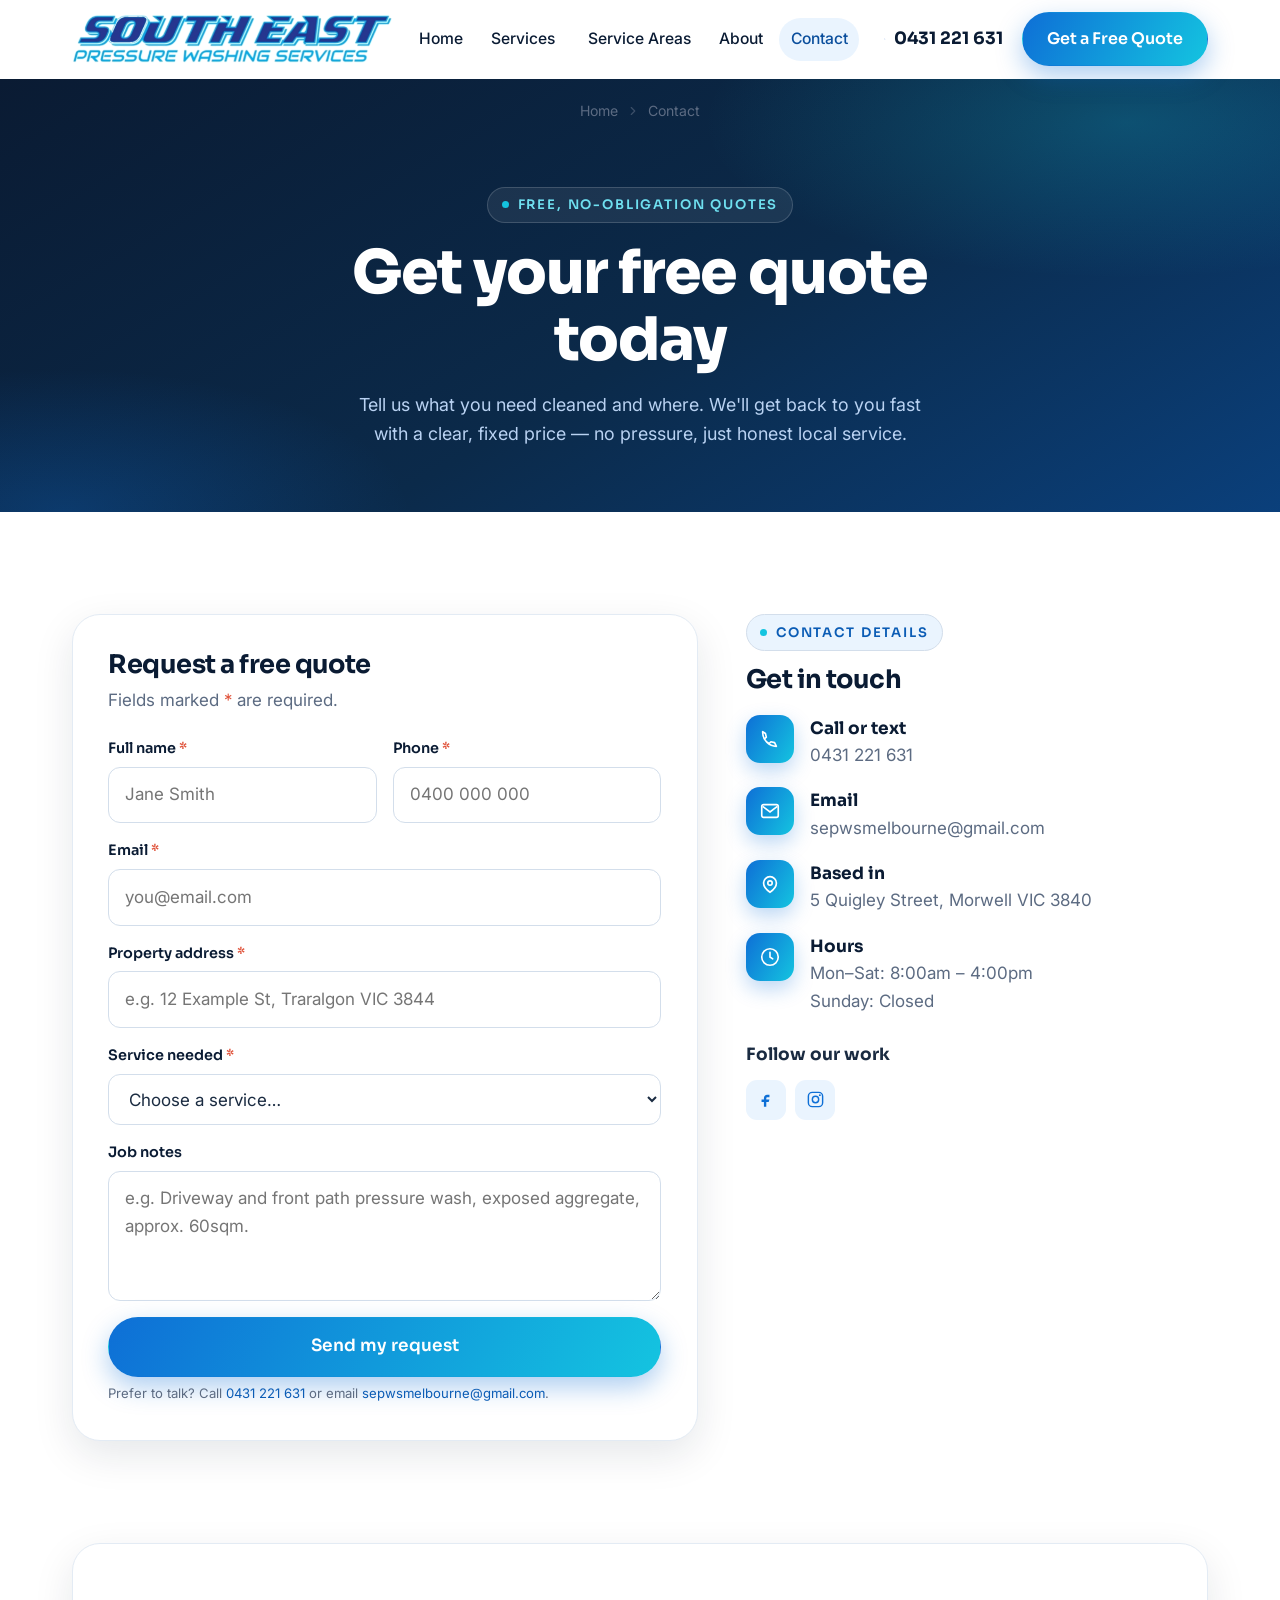
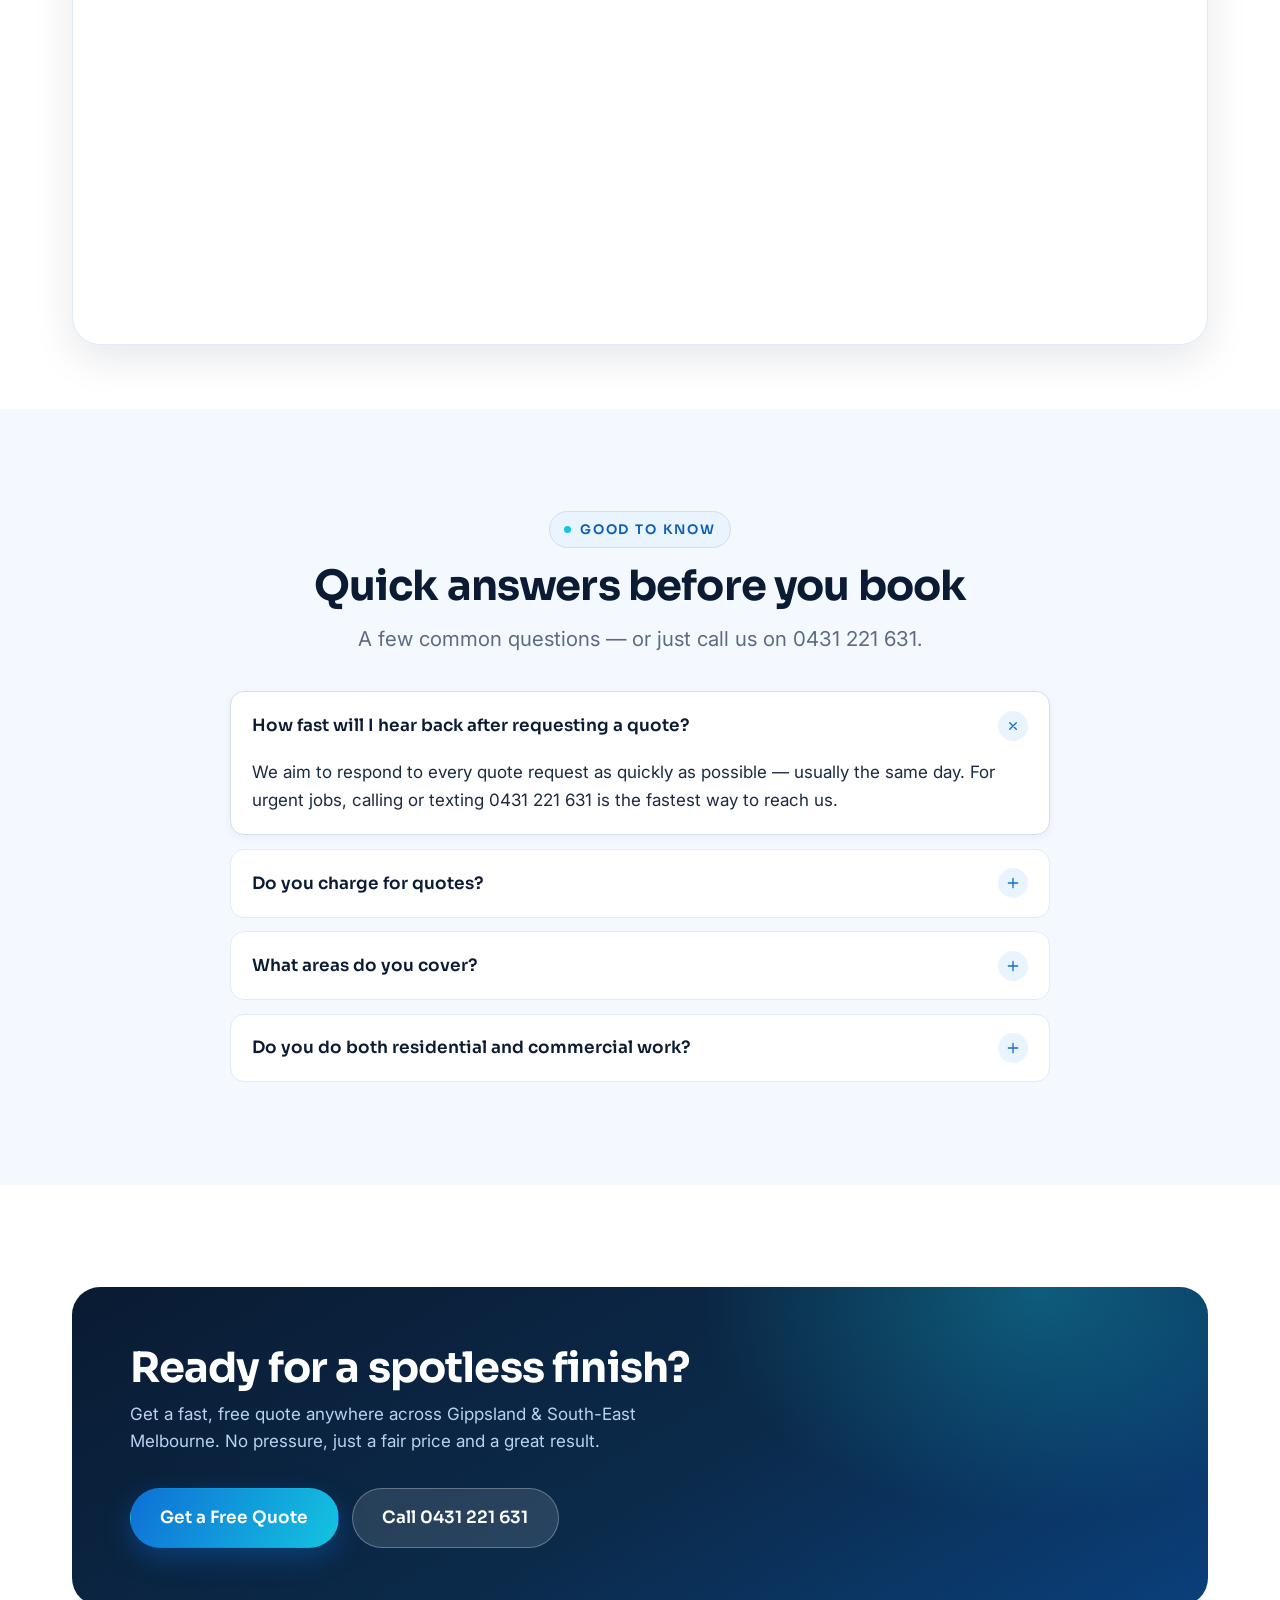
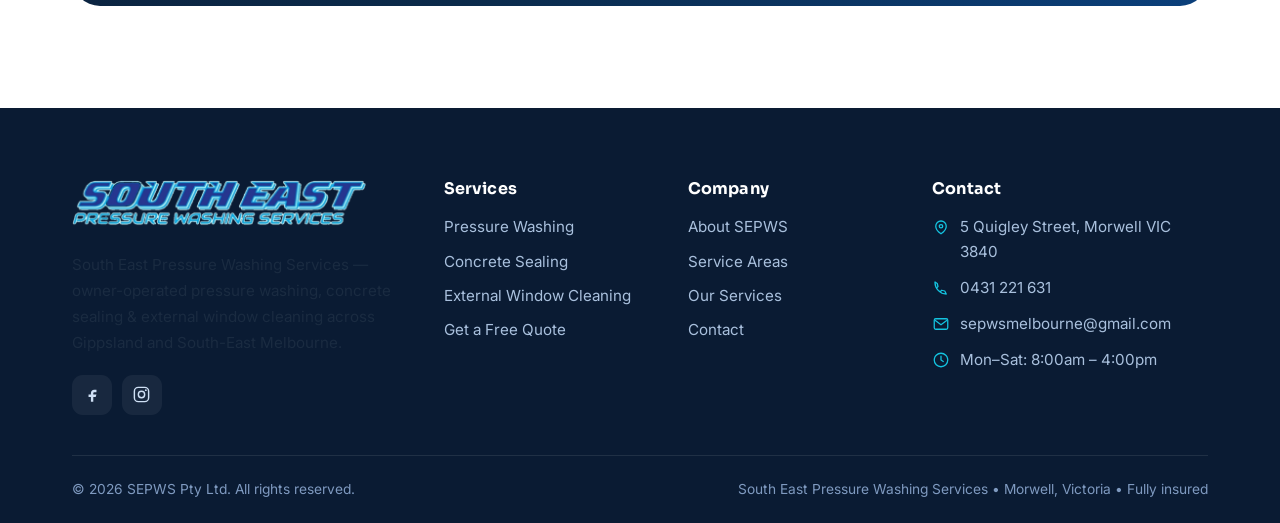
<file: contact.html>
<!DOCTYPE html>
<html lang="en-AU">
<head>
<meta charset="utf-8">
<meta name="viewport" content="width=device-width, initial-scale=1">
<title>Contact SEPWS | Free Pressure Washing Quote in Gippsland &amp; South-East Melbourne</title>
<meta name="description" content="Contact SEPWS for a free quote on pressure washing, concrete sealing or external window cleaning in Traralgon, Morwell and across Gippsland. Call 0431 221 631.">
<link rel="canonical" href="https://www.sepws.com.au/contact.html">
<meta name="robots" content="index, follow, max-image-preview:large">
<meta name="theme-color" content="#0a1b33">
<meta name="geo.region" content="AU-VIC">
<meta name="geo.placename" content="Morwell, Victoria">
<meta name="geo.position" content="-38.2333;146.4000">
<meta name="ICBM" content="-38.2333, 146.4000">
<meta property="og:type" content="website">
<meta property="og:site_name" content="SEPWS — South East Pressure Washing Services">
<meta property="og:title" content="Contact SEPWS | Free Pressure Washing Quote in Gippsland &amp; South-East Melbourne">
<meta property="og:description" content="Contact SEPWS for a free quote on pressure washing, concrete sealing or external window cleaning in Traralgon, Morwell and across Gippsland. Call 0431 221 631.">
<meta property="og:url" content="https://www.sepws.com.au/contact.html">
<meta property="og:image" content="https://www.sepws.com.au/images/hero-driveway-pressure-washing-traralgon.webp">
<meta property="og:locale" content="en_AU">
<meta name="twitter:card" content="summary_large_image">
<meta name="twitter:title" content="Contact SEPWS | Free Pressure Washing Quote in Gippsland &amp; South-East Melbourne">
<meta name="twitter:description" content="Contact SEPWS for a free quote on pressure washing, concrete sealing or external window cleaning in Traralgon, Morwell and across Gippsland. Call 0431 221 631.">
<meta name="twitter:image" content="https://www.sepws.com.au/images/hero-driveway-pressure-washing-traralgon.webp">
<link rel="icon" href="favicon.svg" type="image/svg+xml">
<link rel="apple-touch-icon" href="favicon.svg">
<link rel="preconnect" href="https://fonts.googleapis.com">
<link rel="preconnect" href="https://fonts.gstatic.com" crossorigin>
<link href="https://fonts.googleapis.com/css2?family=Sora:wght@500;600;700;800&family=Inter:wght@400;500;600&display=swap" rel="stylesheet">
<link rel="stylesheet" href="css/styles.css">
<script type="application/ld+json">
{"@context":"https://schema.org","@type":"ContactPage","name":"Contact SEPWS","url":"https://www.sepws.com.au/contact.html"}
</script>
<script type="application/ld+json">
{"@context":"https://schema.org","@type":"LocalBusiness","@id":"https://www.sepws.com.au/#business","name":"SEPWS Pty Ltd — South East Pressure Washing Services","image":"https://www.sepws.com.au/images/hero-driveway-pressure-washing-traralgon.webp","telephone":"+61431221631","email":"sepwsmelbourne@gmail.com","url":"https://www.sepws.com.au/","priceRange":"$$","address":{"@type":"PostalAddress","streetAddress":"5 Quigley Street","addressLocality":"Morwell","addressRegion":"VIC","postalCode":"3840","addressCountry":"AU"},"geo":{"@type":"GeoCoordinates","latitude":-38.2333,"longitude":146.4000},"openingHoursSpecification":[{"@type":"OpeningHoursSpecification","dayOfWeek":["Monday","Tuesday","Wednesday","Thursday","Friday","Saturday"],"opens":"08:00","closes":"16:00"}],"sameAs":["https://www.facebook.com/share/1EUgPXBBcK/","https://www.instagram.com/southeastpws"]}
</script>
<script type="application/ld+json">
{"@context":"https://schema.org","@type":"BreadcrumbList","itemListElement":[
{"@type":"ListItem","position":1,"name":"Home","item":"https://www.sepws.com.au/"},
{"@type":"ListItem","position":2,"name":"Contact","item":"https://www.sepws.com.au/contact.html"}]}
</script>
</head>
<body>
<header class="site-header">
  <div class="container nav">
    <a href="index.html" class="brand" aria-label="South East Pressure Washing Services — home">
      <img src="images/sepws-logo.png" alt="South East Pressure Washing Services" class="brand__img" width="601" height="94">
    </a>
    <nav aria-label="Primary">
      <ul class="nav-links">
        <li><a href="index.html">Home</a></li>
        <li class="has-dropdown">
          <a href="index.html#services" aria-haspopup="true">Services
            <svg viewBox="0 0 24 24" fill="none" width="16" height="16" aria-hidden="true"><path d="M6 9l6 6 6-6" stroke="currentColor" stroke-width="2" stroke-linecap="round" stroke-linejoin="round"/></svg>
          </a>
          <div class="dropdown" role="menu">
            <a href="pressure-washing.html"><span class="di"><svg viewBox="0 0 24 24" fill="none" aria-hidden="true"><path d="M4 20c3-5 5-7 8-7s5 2 8 7" stroke="currentColor" stroke-width="2" stroke-linecap="round"/><path d="M12 13V4M9 6l3-2 3 2" stroke="currentColor" stroke-width="2" stroke-linecap="round" stroke-linejoin="round"/></svg></span><span><b>Pressure Washing</b><small>Driveways, homes &amp; commercial</small></span></a>
            <a href="concrete-sealing.html"><span class="di"><svg viewBox="0 0 24 24" fill="none" aria-hidden="true"><rect x="3" y="7" width="18" height="12" rx="2" stroke="currentColor" stroke-width="2"/><path d="M3 11h18" stroke="currentColor" stroke-width="2"/></svg></span><span><b>Concrete Sealing</b><small>Driveways &amp; exposed aggregate</small></span></a>
            <a href="external-window-cleaning.html"><span class="di"><svg viewBox="0 0 24 24" fill="none" aria-hidden="true"><rect x="4" y="3" width="16" height="18" rx="1.5" stroke="currentColor" stroke-width="2"/><path d="M12 3v18M4 12h16" stroke="currentColor" stroke-width="2"/></svg></span><span><b>External Window Cleaning</b><small>Homes &amp; businesses</small></span></a>
          </div>
        </li>
        <li><a href="index.html#areas">Service Areas</a></li>
        <li><a href="about.html">About</a></li>
        <li><a href="contact.html" aria-current="page">Contact</a></li>
      </ul>
    </nav>
    <div class="nav-actions">
      <a href="tel:+61431221631" class="nav-phone" aria-label="Call SEPWS on 0431 221 631">
        <svg viewBox="0 0 24 24" fill="none" aria-hidden="true"><path d="M4 5c0 8 7 15 15 15l-2-4-4-1-2 2c-2-1-4-3-5-5l2-2-1-4-3-2Z" stroke="currentColor" stroke-width="1.8" stroke-linejoin="round"/></svg>
        0431 221 631
      </a>
      <a href="contact.html" class="btn btn--primary">Get a Free Quote</a>
    </div>
    <button class="nav-toggle" aria-label="Open menu" aria-expanded="false"><span></span></button>
  </div>
</header>
<main>
<section class="page-hero page-hero--slim">
  <div class="container">
    <nav class="crumb" aria-label="Breadcrumb" style="justify-content:center"><a href="index.html">Home</a> <svg viewBox="0 0 24 24" fill="none" aria-hidden="true"><path d="M9 6l6 6-6 6" stroke="currentColor" stroke-width="2" stroke-linecap="round" stroke-linejoin="round"/></svg> <span>Contact</span></nav>
  </div>
  <div class="container page-hero__inner">
    <div>
      <span class="eyebrow hero__eyebrow"><span class="dot"></span> Free, no-obligation quotes</span>
      <h1>Get your free quote today</h1>
      <p>Tell us what you need cleaned and where. We'll get back to you fast with a clear, fixed price — no pressure, just honest local service.</p>
    </div>
  </div>
</section>

<section class="section">
  <div class="container">
    <div class="grid" style="grid-template-columns: 1.15fr .85fr; gap: clamp(1.5rem,4vw,3rem); align-items:start">
      <!-- FORM -->
      <div class="form-card" data-reveal>
        <h2 style="font-size:1.6rem">Request a free quote</h2>
        <p class="muted" style="margin-top:.5rem;margin-bottom:1.4rem">Fields marked <span style="color:#e0533b">*</span> are required.</p>
        <!-- Webflow-ready form: on import, connect this to Webflow Forms (or Formspree/Netlify). -->
        <!-- GHL-ready lead form: field names map to GoHighLevel contact fields.
             Requirements met: wrapped in <form>, has <input type="email">, uses a
             standard <input type="submit">, no <iframe>, and no JS bound to submit. -->
        <form name="Quote Request" method="get" action="thank-you.html">
          <div class="form-row">
            <div class="field">
              <label for="name">Full name <span class="req">*</span></label>
              <input type="text" id="name" name="name" autocomplete="name" placeholder="Jane Smith" required>
            </div>
            <div class="field">
              <label for="phone">Phone <span class="req">*</span></label>
              <input type="tel" id="phone" name="phone" autocomplete="tel" placeholder="0400 000 000" required>
            </div>
          </div>
          <div class="field">
            <label for="email">Email <span class="req">*</span></label>
            <input type="email" id="email" name="email" autocomplete="email" placeholder="you@email.com" required>
          </div>
          <div class="field">
            <label for="property_address">Property address <span class="req">*</span></label>
            <input type="text" id="property_address" name="property_address" autocomplete="street-address" placeholder="e.g. 12 Example St, Traralgon VIC 3844" required>
          </div>
          <div class="field">
            <label for="service_needed">Service needed <span class="req">*</span></label>
            <select id="service_needed" name="service_needed" required>
              <option value="" selected disabled>Choose a service…</option>
              <option>Pressure Washing</option>
              <option>Concrete Sealing</option>
              <option>External Window Cleaning</option>
              <option>Multiple / Not sure</option>
            </select>
          </div>
          <div class="field">
            <label for="job_notes">Job notes</label>
            <textarea id="job_notes" name="job_notes" placeholder="e.g. Driveway and front path pressure wash, exposed aggregate, approx. 60sqm."></textarea>
          </div>
          <input type="submit" class="btn btn--primary btn--lg btn--block" value="Send my request">
          <p class="form-note">Prefer to talk? Call <a href="tel:+61431221631">0431 221 631</a> or email <a href="mailto:sepwsmelbourne@gmail.com">sepwsmelbourne@gmail.com</a>.</p>
        </form>
      </div>

      <!-- INFO -->
      <div data-reveal data-reveal-delay="1">
        <span class="eyebrow"><span class="dot"></span> Contact details</span>
        <h2 style="font-size:1.6rem;margin-top:.9rem">Get in touch</h2>
        <ul class="info-list" style="margin-top:1.3rem">
          <li>
            <span class="ii"><svg viewBox="0 0 24 24" fill="none" aria-hidden="true"><path d="M4 5c0 8 7 15 15 15l-2-4-4-1-2 2c-2-1-4-3-5-5l2-2-1-4-3-2Z" stroke="currentColor" stroke-width="1.8" stroke-linejoin="round"/></svg></span>
            <div><b>Call or text</b><a href="tel:+61431221631">0431 221 631</a></div>
          </li>
          <li>
            <span class="ii"><svg viewBox="0 0 24 24" fill="none" aria-hidden="true"><rect x="3" y="5" width="18" height="14" rx="2" stroke="currentColor" stroke-width="1.8"/><path d="M4 7l8 6 8-6" stroke="currentColor" stroke-width="1.8"/></svg></span>
            <div><b>Email</b><a href="mailto:sepwsmelbourne@gmail.com">sepwsmelbourne@gmail.com</a></div>
          </li>
          <li>
            <span class="ii"><svg viewBox="0 0 24 24" fill="none" aria-hidden="true"><path d="M12 21s-7-4.5-7-10a7 7 0 0 1 14 0c0 5.5-7 10-7 10Z" stroke="currentColor" stroke-width="1.8"/><circle cx="12" cy="11" r="2.4" stroke="currentColor" stroke-width="1.8"/></svg></span>
            <div><b>Based in</b><span>5 Quigley Street, Morwell VIC 3840</span></div>
          </li>
          <li>
            <span class="ii"><svg viewBox="0 0 24 24" fill="none" aria-hidden="true"><circle cx="12" cy="12" r="9" stroke="currentColor" stroke-width="1.8"/><path d="M12 7v5l3 2" stroke="currentColor" stroke-width="1.8" stroke-linecap="round"/></svg></span>
            <div><b>Hours</b><span>Mon–Sat: 8:00am – 4:00pm<br>Sunday: Closed</span></div>
          </li>
        </ul>
        <div style="margin-top:1.6rem">
          <b style="font-family:var(--font-head)">Follow our work</b>
          <div class="footer__soc" style="margin-top:.7rem">
            <a href="https://www.facebook.com/share/1EUgPXBBcK/" target="_blank" rel="noopener" aria-label="SEPWS on Facebook" style="background:var(--sky)"><svg viewBox="0 0 24 24" fill="currentColor" aria-hidden="true" style="color:var(--brand)"><path d="M14 9h3V6h-3c-2.2 0-4 1.8-4 4v2H7v3h3v6h3v-6h3l1-3h-4v-2c0-.6.4-1 1-1Z"/></svg></a>
            <a href="https://www.instagram.com/southeastpws" target="_blank" rel="noopener" aria-label="SEPWS on Instagram" style="background:var(--sky)"><svg viewBox="0 0 24 24" fill="none" aria-hidden="true" style="color:var(--brand)"><rect x="3" y="3" width="18" height="18" rx="5" stroke="currentColor" stroke-width="1.8"/><circle cx="12" cy="12" r="4" stroke="currentColor" stroke-width="1.8"/><circle cx="17.5" cy="6.5" r="1.2" fill="currentColor"/></svg></a>
          </div>
        </div>
      </div>
    </div>
  </div>
</section>

<section class="section section--tight" style="padding-top:0">
  <div class="container">
    <div class="map-card" data-reveal style="min-height:400px">
      <iframe title="SEPWS location — Morwell, Victoria" loading="lazy" referrerpolicy="no-referrer-when-downgrade" src="https://www.google.com/maps?q=5%20Quigley%20Street%20Morwell%20VIC%203840&output=embed" style="min-height:400px"></iframe>
    </div>
  </div>
</section>

<section class="section section--tint">
  <div class="container">
    <div class="section-head center" data-reveal>
      <span class="eyebrow"><span class="dot"></span> Good to know</span>
      <h2>Quick answers before you book</h2>
      <p class="lead">A few common questions — or just call us on 0431 221 631.</p>
    </div>
    <div class="faq" style="margin-top:2.2rem">
      <details class="faq-item" data-reveal open>
        <summary>How fast will I hear back after requesting a quote? <span class="chev"><svg viewBox="0 0 24 24" fill="none" width="16" height="16" aria-hidden="true"><path d="M12 5v14M5 12h14" stroke="currentColor" stroke-width="2" stroke-linecap="round"/></svg></span></summary>
        <div class="ans"><p>We aim to respond to every quote request as quickly as possible — usually the same day. For urgent jobs, calling or texting 0431 221 631 is the fastest way to reach us.</p></div>
      </details>
      <details class="faq-item" data-reveal>
        <summary>Do you charge for quotes? <span class="chev"><svg viewBox="0 0 24 24" fill="none" width="16" height="16" aria-hidden="true"><path d="M12 5v14M5 12h14" stroke="currentColor" stroke-width="2" stroke-linecap="round"/></svg></span></summary>
        <div class="ans"><p>No. All SEPWS quotes are free and no-obligation. We'll give you a clear, fixed price so you can decide with no pressure.</p></div>
      </details>
      <details class="faq-item" data-reveal>
        <summary>What areas do you cover? <span class="chev"><svg viewBox="0 0 24 24" fill="none" width="16" height="16" aria-hidden="true"><path d="M12 5v14M5 12h14" stroke="currentColor" stroke-width="2" stroke-linecap="round"/></svg></span></summary>
        <div class="ans"><p>We service Traralgon, Morwell, the Latrobe Valley and the South-East Melbourne corridor — 30+ suburbs in total. If you're nearby and unsure, just ask.</p></div>
      </details>
      <details class="faq-item" data-reveal>
        <summary>Do you do both residential and commercial work? <span class="chev"><svg viewBox="0 0 24 24" fill="none" width="16" height="16" aria-hidden="true"><path d="M12 5v14M5 12h14" stroke="currentColor" stroke-width="2" stroke-linecap="round"/></svg></span></summary>
        <div class="ans"><p>Yes — from single driveways and family homes to shopfronts, offices and commercial forecourts.</p></div>
      </details>
    </div>
  </div>
</section>
<section class="section">
  <div class="container">
    <div class="cta-band" data-reveal>
      <div class="cta-band__inner">
        <div>
          <h2>Ready for a spotless finish?</h2>
          <p>Get a fast, free quote anywhere across Gippsland &amp; South-East Melbourne. No pressure, just a fair price and a great result.</p>
        </div>
        <div class="hero__cta" style="margin:0">
          <a href="contact.html" class="btn btn--primary btn--lg">Get a Free Quote</a>
          <a href="tel:+61431221631" class="btn btn--light btn--lg">Call 0431 221 631</a>
        </div>
      </div>
    </div>
  </div>
</section>
</main>
<footer class="footer">
  <div class="container">
    <div class="footer__grid">
      <div>
        <a href="index.html" class="brand" aria-label="South East Pressure Washing Services — home">
          <img src="images/sepws-logo.png" alt="South East Pressure Washing Services" class="brand__img" width="601" height="94">
        </a>
        <p class="footer__about">South East Pressure Washing Services — owner-operated pressure washing, concrete sealing &amp; external window cleaning across Gippsland and South-East Melbourne.</p>
        <div class="footer__soc">
          <a href="https://www.facebook.com/share/1EUgPXBBcK/" target="_blank" rel="noopener" aria-label="SEPWS on Facebook"><svg viewBox="0 0 24 24" fill="currentColor" aria-hidden="true"><path d="M14 9h3V6h-3c-2.2 0-4 1.8-4 4v2H7v3h3v6h3v-6h3l1-3h-4v-2c0-.6.4-1 1-1Z"/></svg></a>
          <a href="https://www.instagram.com/southeastpws" target="_blank" rel="noopener" aria-label="SEPWS on Instagram"><svg viewBox="0 0 24 24" fill="none" aria-hidden="true"><rect x="3" y="3" width="18" height="18" rx="5" stroke="currentColor" stroke-width="1.8"/><circle cx="12" cy="12" r="4" stroke="currentColor" stroke-width="1.8"/><circle cx="17.5" cy="6.5" r="1.2" fill="currentColor"/></svg></a>
        </div>
      </div>
      <div>
        <h4>Services</h4>
        <ul class="footer__links">
          <li><a href="pressure-washing.html">Pressure Washing</a></li>
          <li><a href="concrete-sealing.html">Concrete Sealing</a></li>
          <li><a href="external-window-cleaning.html">External Window Cleaning</a></li>
          <li><a href="contact.html">Get a Free Quote</a></li>
        </ul>
      </div>
      <div>
        <h4>Company</h4>
        <ul class="footer__links">
          <li><a href="about.html">About SEPWS</a></li>
          <li><a href="index.html#areas">Service Areas</a></li>
          <li><a href="index.html#services">Our Services</a></li>
          <li><a href="contact.html">Contact</a></li>
        </ul>
      </div>
      <div>
        <h4>Contact</h4>
        <ul class="footer__contact">
          <li><svg viewBox="0 0 24 24" fill="none" aria-hidden="true"><path d="M12 21s-7-4.5-7-10a7 7 0 0 1 14 0c0 5.5-7 10-7 10Z" stroke="currentColor" stroke-width="1.7"/><circle cx="12" cy="11" r="2.3" stroke="currentColor" stroke-width="1.7"/></svg><span>5 Quigley Street, Morwell VIC 3840</span></li>
          <li><svg viewBox="0 0 24 24" fill="none" aria-hidden="true"><path d="M4 5c0 8 7 15 15 15l-2-4-4-1-2 2c-2-1-4-3-5-5l2-2-1-4-3-2Z" stroke="currentColor" stroke-width="1.7" stroke-linejoin="round"/></svg><a href="tel:+61431221631">0431 221 631</a></li>
          <li><svg viewBox="0 0 24 24" fill="none" aria-hidden="true"><rect x="3" y="5" width="18" height="14" rx="2" stroke="currentColor" stroke-width="1.7"/><path d="M4 7l8 6 8-6" stroke="currentColor" stroke-width="1.7"/></svg><a href="mailto:sepwsmelbourne@gmail.com">sepwsmelbourne@gmail.com</a></li>
          <li><svg viewBox="0 0 24 24" fill="none" aria-hidden="true"><circle cx="12" cy="12" r="9" stroke="currentColor" stroke-width="1.7"/><path d="M12 7v5l3 2" stroke="currentColor" stroke-width="1.7" stroke-linecap="round"/></svg><span>Mon–Sat: 8:00am – 4:00pm</span></li>
        </ul>
      </div>
    </div>
    <div class="footer__bottom">
      <span>© <span data-year>2026</span> SEPWS Pty Ltd. All rights reserved.</span>
      <span>South East Pressure Washing Services • Morwell, Victoria • Fully insured</span>
    </div>
  </div>
</footer>
<div class="callbar">
  <a href="tel:+61431221631" class="call"><svg viewBox="0 0 24 24" fill="none" aria-hidden="true"><path d="M4 5c0 8 7 15 15 15l-2-4-4-1-2 2c-2-1-4-3-5-5l2-2-1-4-3-2Z" stroke="currentColor" stroke-width="1.8" stroke-linejoin="round"/></svg> Call Now</a>
  <a href="contact.html" class="quote"><svg viewBox="0 0 24 24" fill="none" aria-hidden="true"><path d="M5 13l4 4L19 7" stroke="currentColor" stroke-width="2.2" stroke-linecap="round" stroke-linejoin="round"/></svg> Free Quote</a>
</div>
<script src="js/main.js" defer></script>
<!-- LeadConnector / GHL external tracking -->
<script src="https://link.msgsndr.com/js/external-tracking.js" data-tracking-id="tk_7288af4112064712ab10a76614a99b9b"></script>
</body>
</html>
</file>
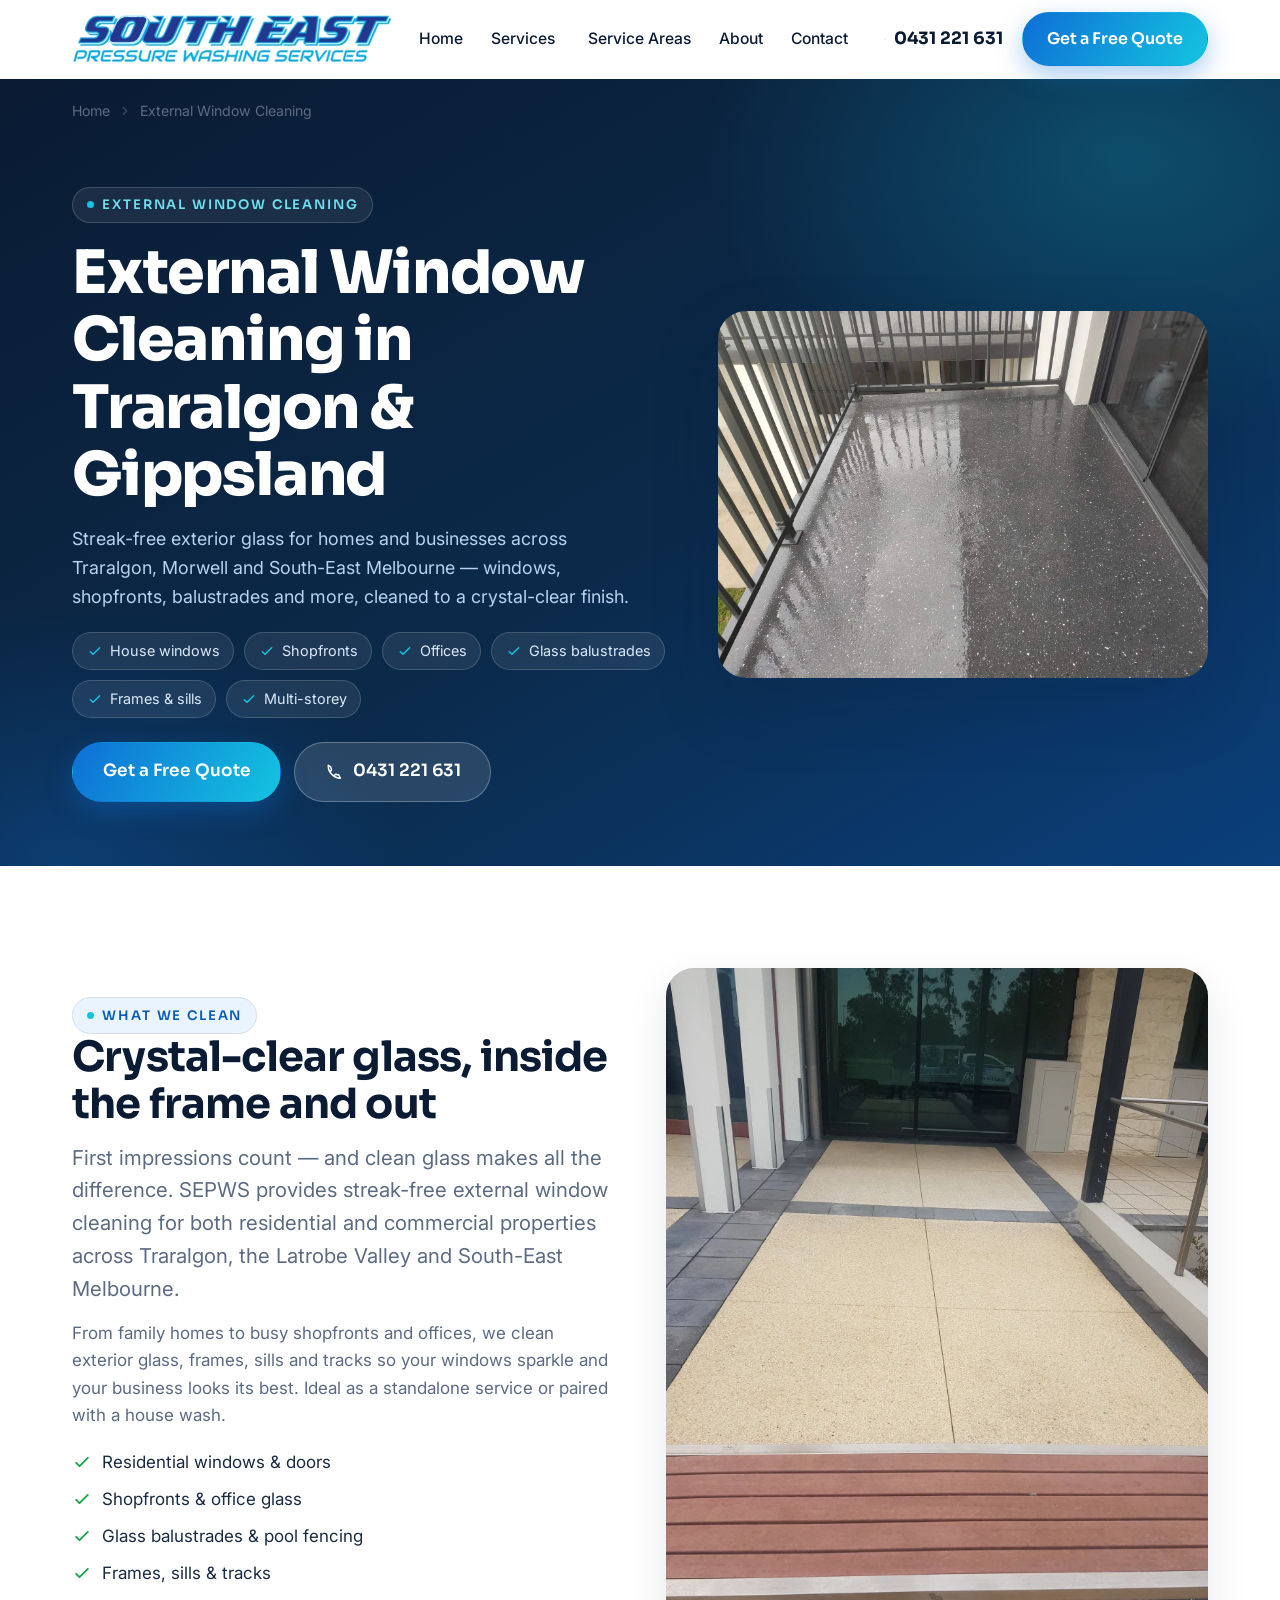
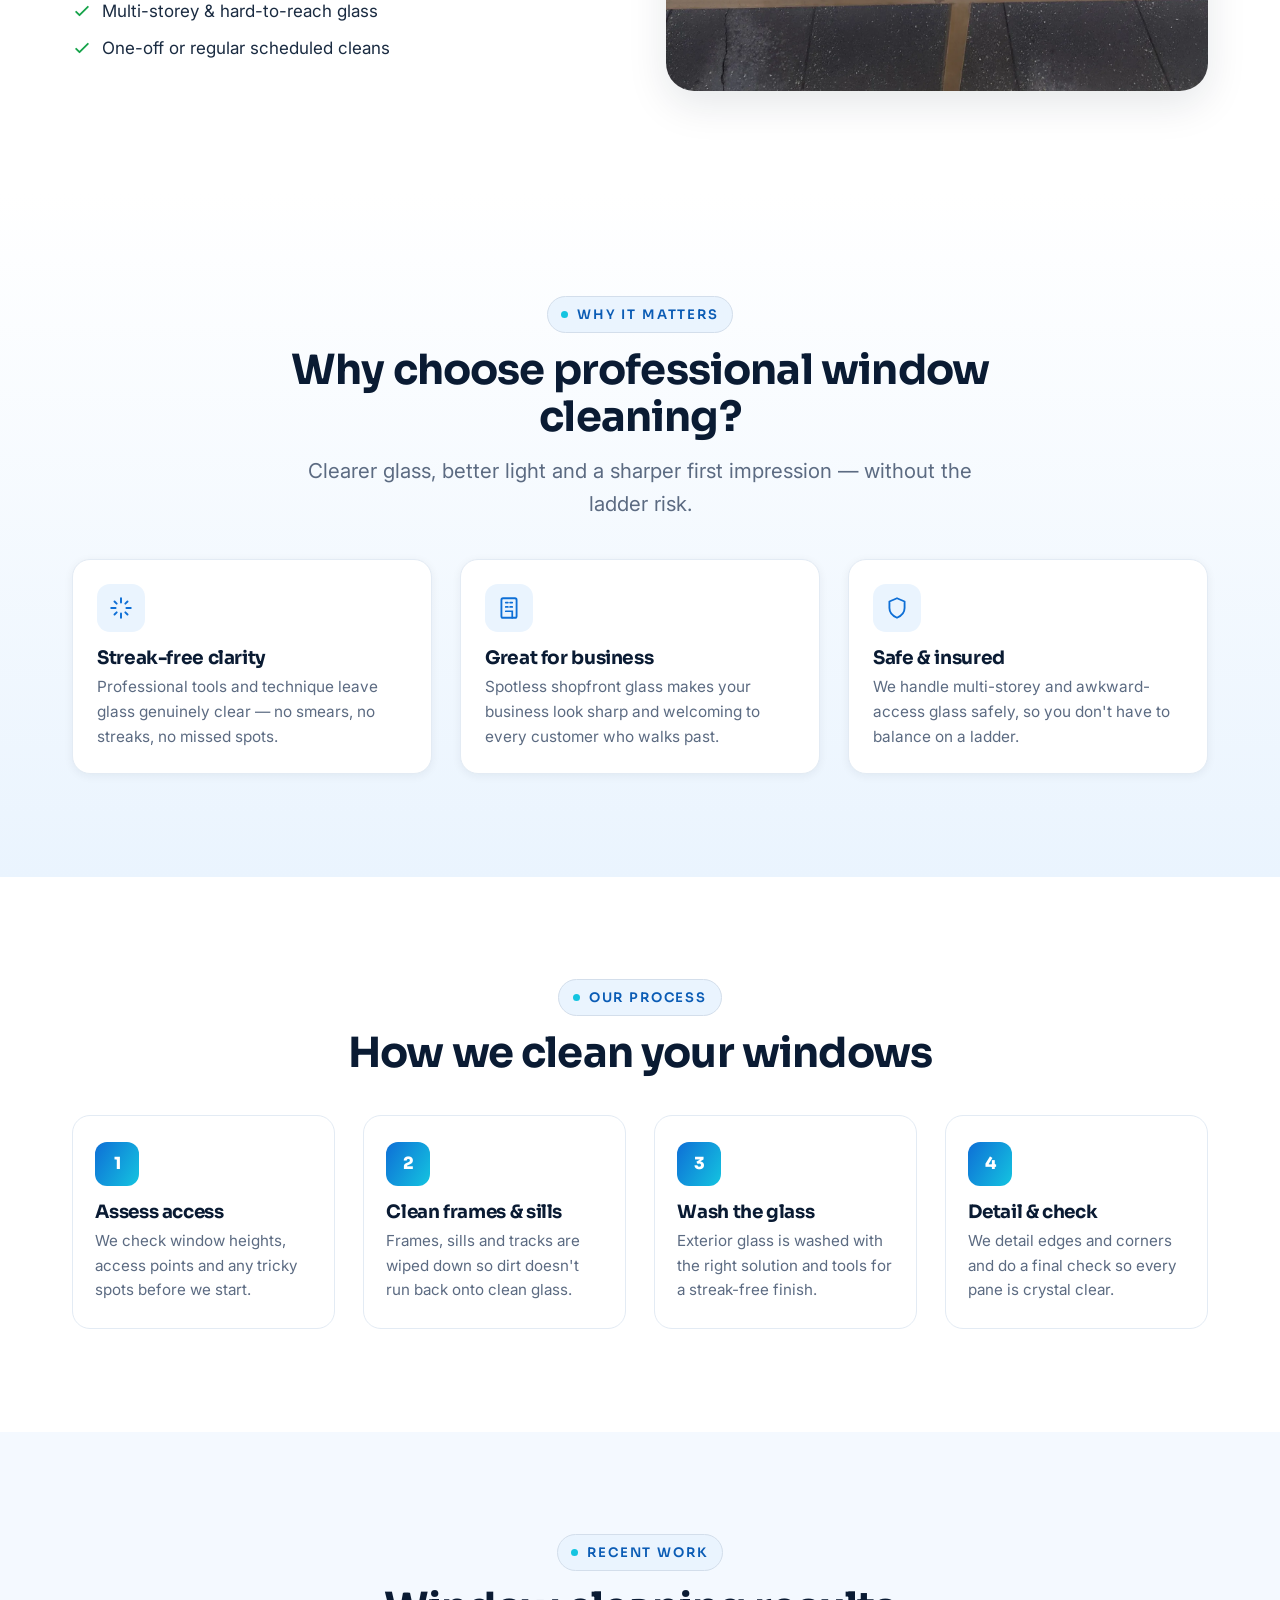
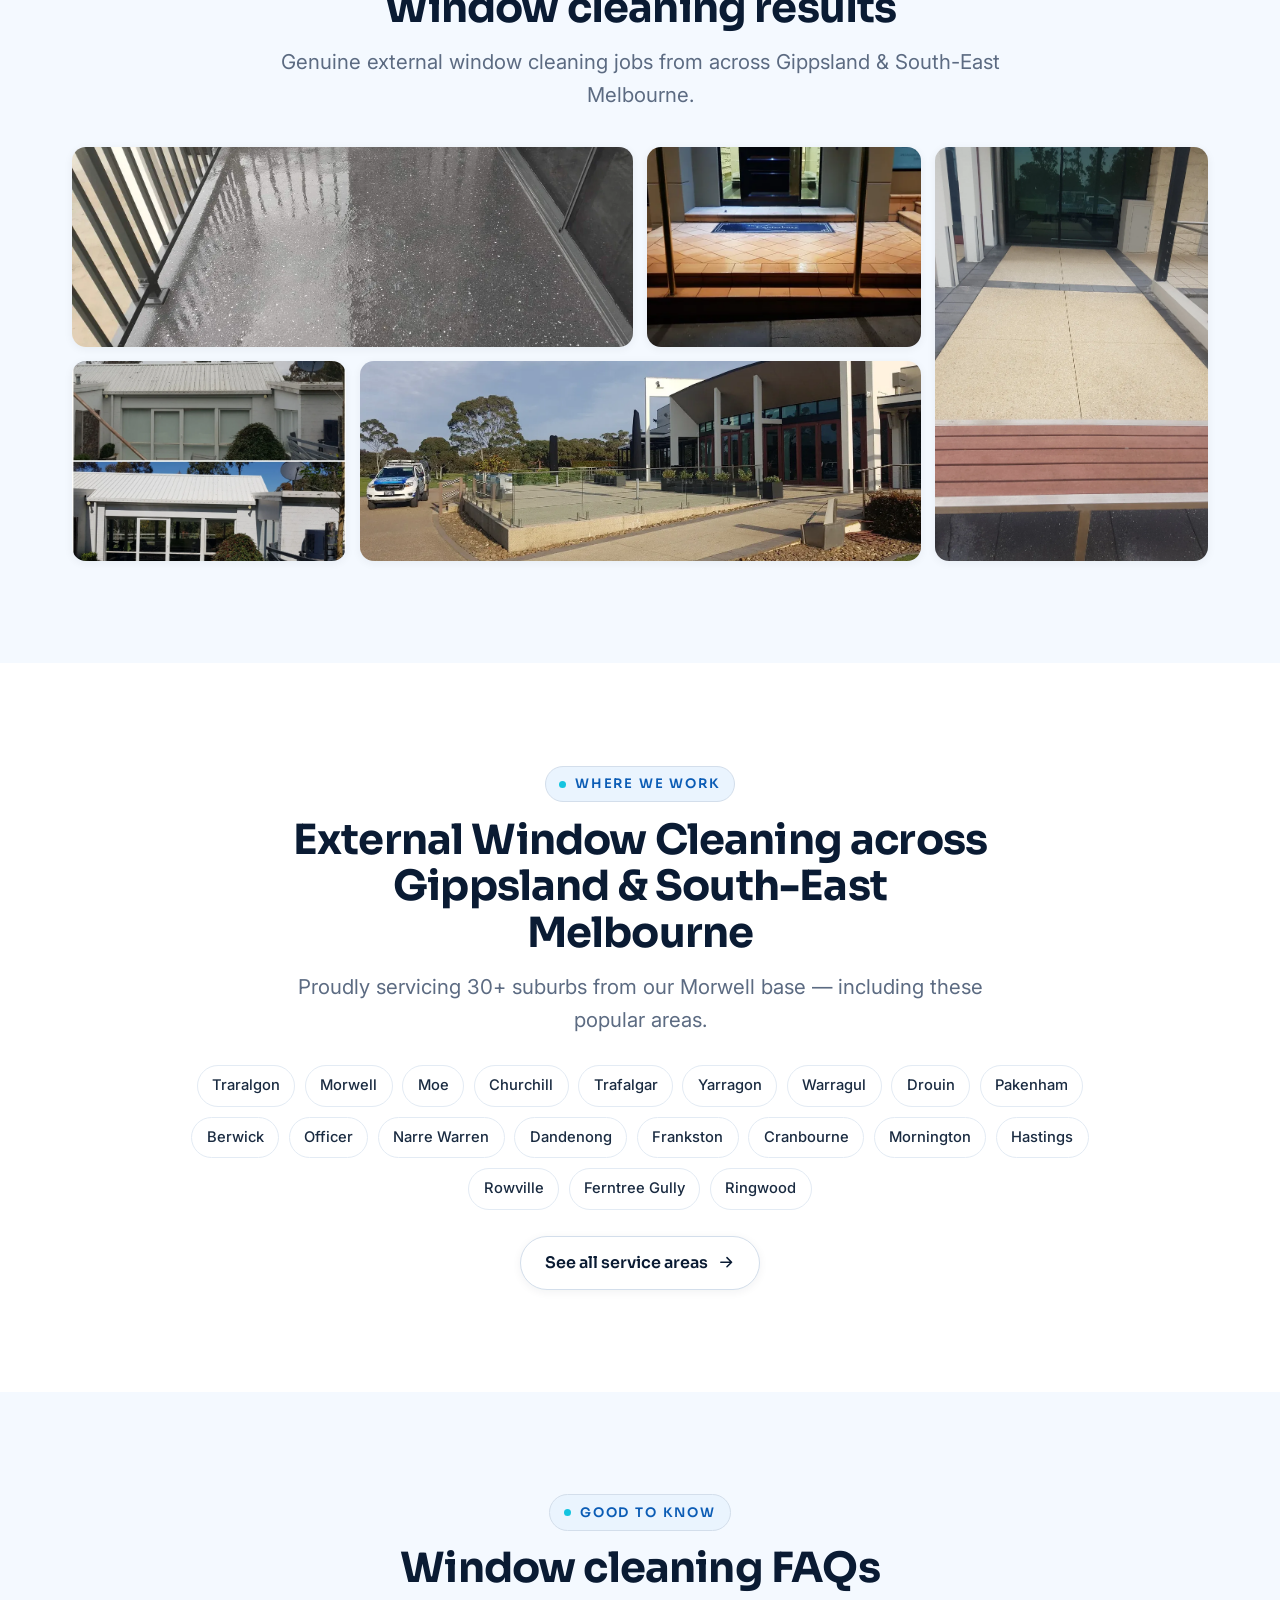
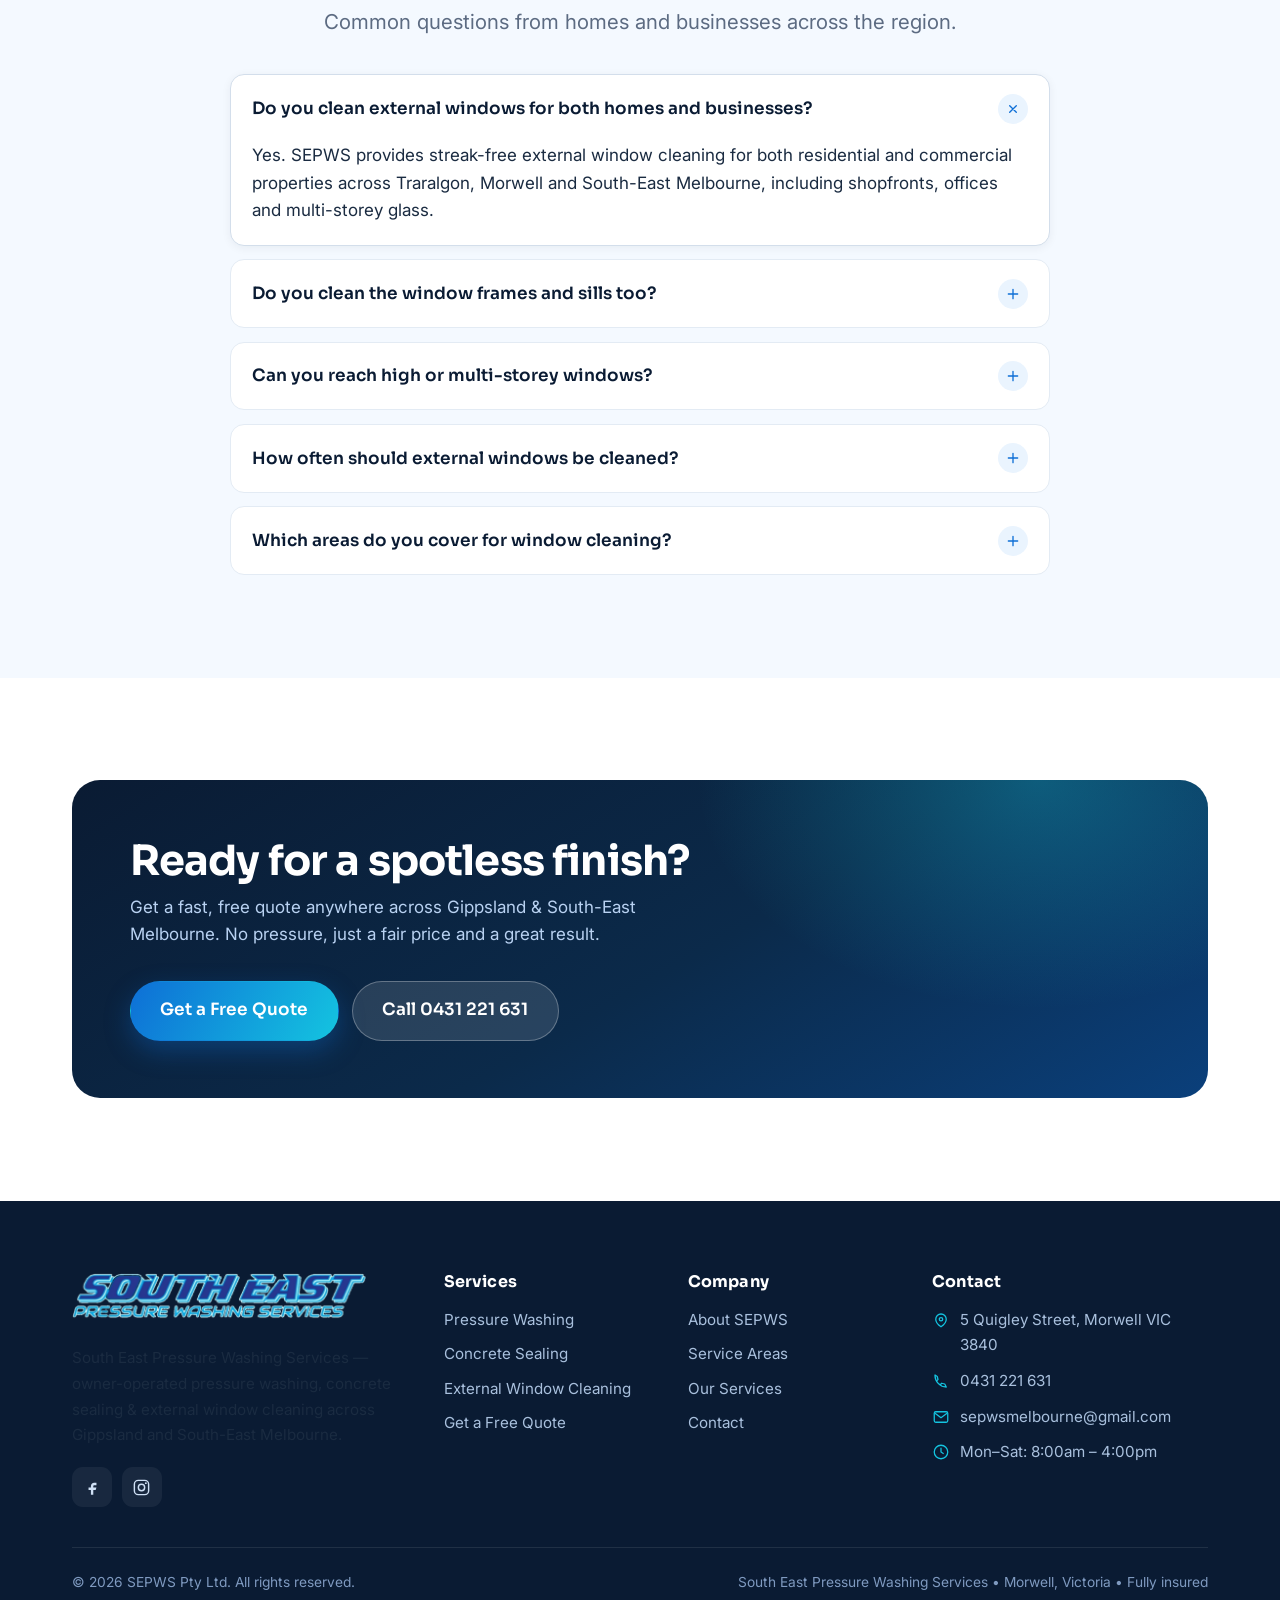
<file: external-window-cleaning.html>
<!DOCTYPE html>
<html lang="en-AU">
<head>
<meta charset="utf-8">
<meta name="viewport" content="width=device-width, initial-scale=1">
<title>External Window Cleaning Traralgon &amp; Gippsland | Homes &amp; Business | SEPWS</title>
<meta name="description" content="Streak-free external window cleaning for homes and businesses across Traralgon, Morwell and South-East Melbourne. Free quotes from SEPWS.">
<link rel="canonical" href="https://www.sepws.com.au/external-window-cleaning.html">
<meta name="robots" content="index, follow, max-image-preview:large">
<meta name="theme-color" content="#0a1b33">
<meta name="geo.region" content="AU-VIC">
<meta name="geo.placename" content="Morwell, Victoria">
<meta name="geo.position" content="-38.2333;146.4000">
<meta name="ICBM" content="-38.2333, 146.4000">
<meta property="og:type" content="website">
<meta property="og:site_name" content="SEPWS — South East Pressure Washing Services">
<meta property="og:title" content="External Window Cleaning Traralgon &amp; Gippsland | Homes &amp; Business | SEPWS">
<meta property="og:description" content="Streak-free external window cleaning for homes and businesses across Traralgon, Morwell and South-East Melbourne. Free quotes from SEPWS.">
<meta property="og:url" content="https://www.sepws.com.au/external-window-cleaning.html">
<meta property="og:image" content="https://www.sepws.com.au/images/external-window-cleaning-glass-balustrade.webp">
<meta property="og:locale" content="en_AU">
<meta name="twitter:card" content="summary_large_image">
<meta name="twitter:title" content="External Window Cleaning Traralgon &amp; Gippsland | Homes &amp; Business | SEPWS">
<meta name="twitter:description" content="Streak-free external window cleaning for homes and businesses across Traralgon, Morwell and South-East Melbourne. Free quotes from SEPWS.">
<meta name="twitter:image" content="https://www.sepws.com.au/images/external-window-cleaning-glass-balustrade.webp">
<link rel="icon" href="favicon.svg" type="image/svg+xml">
<link rel="apple-touch-icon" href="favicon.svg">
<link rel="preconnect" href="https://fonts.googleapis.com">
<link rel="preconnect" href="https://fonts.gstatic.com" crossorigin>
<link href="https://fonts.googleapis.com/css2?family=Sora:wght@500;600;700;800&family=Inter:wght@400;500;600&display=swap" rel="stylesheet">
<link rel="stylesheet" href="css/styles.css">
<script type="application/ld+json">
{"@context":"https://schema.org","@type":"Service","serviceType":"External Window Cleaning","name":"External Window Cleaning",
"description":"Streak-free external window cleaning for homes and businesses across Traralgon, Morwell and South-East Melbourne. Free quotes from SEPWS.","url":"https://www.sepws.com.au/external-window-cleaning.html","image":"https://www.sepws.com.au/images/external-window-cleaning-glass-balustrade.webp",
"provider":{"@type":"LocalBusiness","name":"SEPWS Pty Ltd","telephone":"+61431221631","address":{"@type":"PostalAddress","streetAddress":"5 Quigley Street","addressLocality":"Morwell","addressRegion":"VIC","postalCode":"3840","addressCountry":"AU"}},
"areaServed":["Traralgon","Morwell","Moe","Churchill","Warragul","Drouin","Pakenham","Berwick","Dandenong","Frankston","Cranbourne","Mornington","Hastings"],
"hasOfferCatalog":{"@type":"OfferCatalog","name":"External Window Cleaning"}}
</script>
<script type="application/ld+json">
{"@context":"https://schema.org","@type":"FAQPage","mainEntity":[{"@type":"Question","name":"Do you clean external windows for both homes and businesses?","acceptedAnswer":{"@type":"Answer","text":"Yes. SEPWS provides streak-free external window cleaning for both residential and commercial properties across Traralgon, Morwell and South-East Melbourne, including shopfronts, offices and multi-storey glass."}},{"@type":"Question","name":"Do you clean the window frames and sills too?","acceptedAnswer":{"@type":"Answer","text":"We clean exterior frames, sills and tracks as part of the service, so dirt doesn't wash back onto the glass and the whole window looks fresh."}},{"@type":"Question","name":"Can you reach high or multi-storey windows?","acceptedAnswer":{"@type":"Answer","text":"Yes. We have the equipment to safely clean multi-storey and hard-to-reach exterior glass, so there's no need for you to get on a ladder."}},{"@type":"Question","name":"How often should external windows be cleaned?","acceptedAnswer":{"@type":"Answer","text":"Most homes benefit from an external window clean two to four times a year, while shopfronts and offices often prefer a regular monthly or quarterly schedule to always look their best."}},{"@type":"Question","name":"Which areas do you cover for window cleaning?","acceptedAnswer":{"@type":"Answer","text":"We clean windows across Traralgon, Morwell, Moe, Warragul, Pakenham, Berwick, Dandenong, Frankston, Mornington and the wider Gippsland and South-East Melbourne area."}}]}
</script>
<script type="application/ld+json">
{"@context":"https://schema.org","@type":"BreadcrumbList","itemListElement":[
{"@type":"ListItem","position":1,"name":"Home","item":"https://www.sepws.com.au/"},
{"@type":"ListItem","position":2,"name":"External Window Cleaning","item":"https://www.sepws.com.au/external-window-cleaning.html"}]}
</script>
</head>
<body>
<header class="site-header">
  <div class="container nav">
    <a href="index.html" class="brand" aria-label="South East Pressure Washing Services — home">
      <img src="images/sepws-logo.png" alt="South East Pressure Washing Services" class="brand__img" width="601" height="94">
    </a>
    <nav aria-label="Primary">
      <ul class="nav-links">
        <li><a href="index.html">Home</a></li>
        <li class="has-dropdown">
          <a href="index.html#services" aria-haspopup="true">Services
            <svg viewBox="0 0 24 24" fill="none" width="16" height="16" aria-hidden="true"><path d="M6 9l6 6 6-6" stroke="currentColor" stroke-width="2" stroke-linecap="round" stroke-linejoin="round"/></svg>
          </a>
          <div class="dropdown" role="menu">
            <a href="pressure-washing.html"><span class="di"><svg viewBox="0 0 24 24" fill="none" aria-hidden="true"><path d="M4 20c3-5 5-7 8-7s5 2 8 7" stroke="currentColor" stroke-width="2" stroke-linecap="round"/><path d="M12 13V4M9 6l3-2 3 2" stroke="currentColor" stroke-width="2" stroke-linecap="round" stroke-linejoin="round"/></svg></span><span><b>Pressure Washing</b><small>Driveways, homes &amp; commercial</small></span></a>
            <a href="concrete-sealing.html"><span class="di"><svg viewBox="0 0 24 24" fill="none" aria-hidden="true"><rect x="3" y="7" width="18" height="12" rx="2" stroke="currentColor" stroke-width="2"/><path d="M3 11h18" stroke="currentColor" stroke-width="2"/></svg></span><span><b>Concrete Sealing</b><small>Driveways &amp; exposed aggregate</small></span></a>
            <a href="external-window-cleaning.html"><span class="di"><svg viewBox="0 0 24 24" fill="none" aria-hidden="true"><rect x="4" y="3" width="16" height="18" rx="1.5" stroke="currentColor" stroke-width="2"/><path d="M12 3v18M4 12h16" stroke="currentColor" stroke-width="2"/></svg></span><span><b>External Window Cleaning</b><small>Homes &amp; businesses</small></span></a>
          </div>
        </li>
        <li><a href="index.html#areas">Service Areas</a></li>
        <li><a href="about.html">About</a></li>
        <li><a href="contact.html">Contact</a></li>
      </ul>
    </nav>
    <div class="nav-actions">
      <a href="tel:+61431221631" class="nav-phone" aria-label="Call SEPWS on 0431 221 631">
        <svg viewBox="0 0 24 24" fill="none" aria-hidden="true"><path d="M4 5c0 8 7 15 15 15l-2-4-4-1-2 2c-2-1-4-3-5-5l2-2-1-4-3-2Z" stroke="currentColor" stroke-width="1.8" stroke-linejoin="round"/></svg>
        0431 221 631
      </a>
      <a href="contact.html" class="btn btn--primary">Get a Free Quote</a>
    </div>
    <button class="nav-toggle" aria-label="Open menu" aria-expanded="false"><span></span></button>
  </div>
</header>
<main>
<section class="page-hero">
  <div class="container">
    <nav class="crumb" aria-label="Breadcrumb"><a href="index.html">Home</a> <svg viewBox="0 0 24 24" fill="none" aria-hidden="true"><path d="M9 6l6 6-6 6" stroke="currentColor" stroke-width="2" stroke-linecap="round" stroke-linejoin="round"/></svg> <span>External Window Cleaning</span></nav>
  </div>
  <div class="container page-hero__inner">
    <div>
      <span class="eyebrow hero__eyebrow"><span class="dot"></span> External Window Cleaning</span>
      <h1>External Window Cleaning in Traralgon &amp; Gippsland</h1>
      <p>Streak-free exterior glass for homes and businesses across Traralgon, Morwell and South-East Melbourne — windows, shopfronts, balustrades and more, cleaned to a crystal-clear finish.</p>
      <ul class="pill-list"><li><svg viewBox="0 0 24 24" fill="none" aria-hidden="true"><path d="M5 13l4 4L19 7" stroke="currentColor" stroke-width="2.2" stroke-linecap="round" stroke-linejoin="round"/></svg>House windows</li><li><svg viewBox="0 0 24 24" fill="none" aria-hidden="true"><path d="M5 13l4 4L19 7" stroke="currentColor" stroke-width="2.2" stroke-linecap="round" stroke-linejoin="round"/></svg>Shopfronts</li><li><svg viewBox="0 0 24 24" fill="none" aria-hidden="true"><path d="M5 13l4 4L19 7" stroke="currentColor" stroke-width="2.2" stroke-linecap="round" stroke-linejoin="round"/></svg>Offices</li><li><svg viewBox="0 0 24 24" fill="none" aria-hidden="true"><path d="M5 13l4 4L19 7" stroke="currentColor" stroke-width="2.2" stroke-linecap="round" stroke-linejoin="round"/></svg>Glass balustrades</li><li><svg viewBox="0 0 24 24" fill="none" aria-hidden="true"><path d="M5 13l4 4L19 7" stroke="currentColor" stroke-width="2.2" stroke-linecap="round" stroke-linejoin="round"/></svg>Frames &amp; sills</li><li><svg viewBox="0 0 24 24" fill="none" aria-hidden="true"><path d="M5 13l4 4L19 7" stroke="currentColor" stroke-width="2.2" stroke-linecap="round" stroke-linejoin="round"/></svg>Multi-storey</li></ul>
      <div class="page-hero__cta">
        <a href="contact.html" class="btn btn--primary btn--lg">Get a Free Quote</a>
        <a href="tel:+61431221631" class="btn btn--light btn--lg"><svg viewBox="0 0 24 24" fill="none" aria-hidden="true"><path d="M4 5c0 8 7 15 15 15l-2-4-4-1-2 2c-2-1-4-3-5-5l2-2-1-4-3-2Z" stroke="currentColor" stroke-width="1.8" stroke-linejoin="round"/></svg> 0431 221 631</a>
      </div>
    </div>
    <div class="page-hero__media" data-reveal>
      <img src="images/external-window-cleaning-glass-balustrade.webp" alt="Streak-free external glass balustrade cleaned by SEPWS" width="1200" height="800" fetchpriority="high">
    </div>
  </div>
</section>

<section class="section">
  <div class="container">
    <div class="split">
      <div>
        <span class="eyebrow"><span class="dot"></span> What we clean</span>
        <h2>Crystal-clear glass, inside the frame and out</h2>
        <p class="lead" style="margin-top:.9rem">First impressions count — and clean glass makes all the difference. SEPWS provides streak-free external window cleaning for both residential and commercial properties across Traralgon, the Latrobe Valley and South-East Melbourne.</p>
        <p class="muted" style="margin-top:.9rem">From family homes to busy shopfronts and offices, we clean exterior glass, frames, sills and tracks so your windows sparkle and your business looks its best. Ideal as a standalone service or paired with a house wash.</p>
        <ul class="check" style="margin-top:1.2rem"><li><svg viewBox="0 0 24 24" fill="none" aria-hidden="true"><path d="M5 13l4 4L19 7" stroke="currentColor" stroke-width="2.2" stroke-linecap="round" stroke-linejoin="round"/></svg>Residential windows &amp; doors</li><li><svg viewBox="0 0 24 24" fill="none" aria-hidden="true"><path d="M5 13l4 4L19 7" stroke="currentColor" stroke-width="2.2" stroke-linecap="round" stroke-linejoin="round"/></svg>Shopfronts &amp; office glass</li><li><svg viewBox="0 0 24 24" fill="none" aria-hidden="true"><path d="M5 13l4 4L19 7" stroke="currentColor" stroke-width="2.2" stroke-linecap="round" stroke-linejoin="round"/></svg>Glass balustrades &amp; pool fencing</li><li><svg viewBox="0 0 24 24" fill="none" aria-hidden="true"><path d="M5 13l4 4L19 7" stroke="currentColor" stroke-width="2.2" stroke-linecap="round" stroke-linejoin="round"/></svg>Frames, sills &amp; tracks</li><li><svg viewBox="0 0 24 24" fill="none" aria-hidden="true"><path d="M5 13l4 4L19 7" stroke="currentColor" stroke-width="2.2" stroke-linecap="round" stroke-linejoin="round"/></svg>Multi-storey &amp; hard-to-reach glass</li><li><svg viewBox="0 0 24 24" fill="none" aria-hidden="true"><path d="M5 13l4 4L19 7" stroke="currentColor" stroke-width="2.2" stroke-linecap="round" stroke-linejoin="round"/></svg>One-off or regular scheduled cleans</li></ul>
      </div>
      <div class="split__media" data-reveal data-reveal-delay="1">
        <img src="images/window-cleaning-entrance-glass-traralgon.webp" alt="Clean glass entrance and windows of a property in Traralgon" loading="lazy">
      </div>
    </div>
  </div>
</section>

<section class="section section--sky">
  <div class="container">
    <div class="section-head center" data-reveal>
      <span class="eyebrow"><span class="dot"></span> Why it matters</span>
      <h2>Why choose professional window cleaning?</h2>
      <p class="lead">Clearer glass, better light and a sharper first impression — without the ladder risk.</p>
    </div>
    <div class="info-cards" style="margin-top:2.4rem">
      <article class="icard" data-reveal>
        <span class="ic"><svg viewBox="0 0 24 24" fill="none" aria-hidden="true"><path d="M12 3v4M12 17v4M3 12h4M17 12h4M6 6l2 2M16 16l2 2M18 6l-2 2M8 16l-2 2" stroke="currentColor" stroke-width="1.8" stroke-linecap="round"/></svg></span>
        <h3>Streak-free clarity</h3>
        <p>Professional tools and technique leave glass genuinely clear — no smears, no streaks, no missed spots.</p>
      </article>
      <article class="icard" data-reveal data-reveal-delay="1">
        <span class="ic"><svg viewBox="0 0 24 24" fill="none" aria-hidden="true"><rect x="5" y="3" width="14" height="18" rx="1.5" stroke="currentColor" stroke-width="1.7"/><path d="M9 7h2M13 7h2M9 11h2M13 11h2M9 15h6v6" stroke="currentColor" stroke-width="1.6" stroke-linecap="round"/></svg></span>
        <h3>Great for business</h3>
        <p>Spotless shopfront glass makes your business look sharp and welcoming to every customer who walks past.</p>
      </article>
      <article class="icard" data-reveal data-reveal-delay="2">
        <span class="ic"><svg viewBox="0 0 24 24" fill="none" aria-hidden="true"><path d="M12 3l7 3v6c0 5-3.5 7.5-7 9-3.5-1.5-7-4-7-9V6l7-3Z" stroke="currentColor" stroke-width="1.7" stroke-linejoin="round"/></svg></span>
        <h3>Safe &amp; insured</h3>
        <p>We handle multi-storey and awkward-access glass safely, so you don't have to balance on a ladder.</p>
      </article>
    </div>
  </div>
</section>

<section class="section">
  <div class="container">
    <div class="section-head center" data-reveal>
      <span class="eyebrow"><span class="dot"></span> Our process</span>
      <h2>How we clean your windows</h2>
    </div>
    <div class="steps" style="margin-top:2.4rem">
      <div class="step" data-reveal><span class="step__n">1</span><h3>Assess access</h3><p>We check window heights, access points and any tricky spots before we start.</p></div>
      <div class="step" data-reveal data-reveal-delay="1"><span class="step__n">2</span><h3>Clean frames &amp; sills</h3><p>Frames, sills and tracks are wiped down so dirt doesn't run back onto clean glass.</p></div>
      <div class="step" data-reveal data-reveal-delay="2"><span class="step__n">3</span><h3>Wash the glass</h3><p>Exterior glass is washed with the right solution and tools for a streak-free finish.</p></div>
      <div class="step" data-reveal data-reveal-delay="3"><span class="step__n">4</span><h3>Detail &amp; check</h3><p>We detail edges and corners and do a final check so every pane is crystal clear.</p></div>
    </div>
  </div>
</section>

<section class="section section--tint">
  <div class="container">
    <div class="section-head center" data-reveal>
      <span class="eyebrow"><span class="dot"></span> Recent work</span>
      <h2>Window cleaning results</h2>
      <p class="lead">Genuine external window cleaning jobs from across Gippsland &amp; South-East Melbourne.</p>
    </div>
    <div class="gallery" style="margin-top:2.2rem">
      <a href="images/external-window-cleaning-glass-balustrade.webp" class="wide" target="_blank" rel="noopener"><img src="images/external-window-cleaning-glass-balustrade.webp" alt="Clean glass balustrade cleaned by SEPWS" loading="lazy"></a>
      <a href="images/clean-tiled-entrance-external-window-cleaning.webp" class="normal" target="_blank" rel="noopener"><img src="images/clean-tiled-entrance-external-window-cleaning.webp" alt="Clean tiled entrance and glass doors" loading="lazy"></a>
      <a href="images/window-cleaning-entrance-glass-traralgon.webp" class="tall" target="_blank" rel="noopener"><img src="images/window-cleaning-entrance-glass-traralgon.webp" alt="Window and glass entrance cleaning in Traralgon" loading="lazy"></a>
      <a href="images/house-window-cleaning-service.webp" class="normal" target="_blank" rel="noopener"><img src="images/house-window-cleaning-service.webp" alt="Residential house window cleaning service" loading="lazy"></a>
      <a href="images/commercial-pressure-washing-forecourt-dandenong.webp" class="wide" target="_blank" rel="noopener"><img src="images/commercial-pressure-washing-forecourt-dandenong.webp" alt="Commercial forecourt and glass entrance in Dandenong" loading="lazy"></a>
    </div>
  </div>
</section>

<section class="section">
  <div class="container">
    <div class="section-head center" data-reveal>
      <span class="eyebrow"><span class="dot"></span> Where we work</span>
      <h2>External Window Cleaning across Gippsland &amp; South-East Melbourne</h2>
      <p class="lead">Proudly servicing 30+ suburbs from our Morwell base — including these popular areas.</p>
    </div>
    <div class="area-cloud" data-reveal style="margin-top:1.8rem; justify-content:center; max-width:900px; margin-inline:auto"><span>Traralgon</span><span>Morwell</span><span>Moe</span><span>Churchill</span><span>Trafalgar</span><span>Yarragon</span><span>Warragul</span><span>Drouin</span><span>Pakenham</span><span>Berwick</span><span>Officer</span><span>Narre Warren</span><span>Dandenong</span><span>Frankston</span><span>Cranbourne</span><span>Mornington</span><span>Hastings</span><span>Rowville</span><span>Ferntree Gully</span><span>Ringwood</span></div>
    <p class="center" style="margin-top:1.6rem"><a href="index.html#areas" class="btn btn--ghost">See all service areas <svg viewBox="0 0 24 24" fill="none" width="18" height="18" aria-hidden="true"><path d="M5 12h14M13 6l6 6-6 6" stroke="currentColor" stroke-width="2" stroke-linecap="round" stroke-linejoin="round"/></svg></a></p>
  </div>
</section>

<section class="section section--tint">
  <div class="container">
    <div class="section-head center" data-reveal>
      <span class="eyebrow"><span class="dot"></span> Good to know</span>
      <h2>Window cleaning FAQs</h2>
      <p class="lead">Common questions from homes and businesses across the region.</p>
    </div>
    <div class="faq" style="margin-top:2.2rem">
      <details class="faq-item" data-reveal open>
        <summary>Do you clean external windows for both homes and businesses? <span class="chev"><svg viewBox="0 0 24 24" fill="none" width="16" height="16" aria-hidden="true"><path d="M12 5v14M5 12h14" stroke="currentColor" stroke-width="2" stroke-linecap="round"/></svg></span></summary>
        <div class="ans"><p>Yes. SEPWS provides streak-free external window cleaning for both residential and commercial properties across Traralgon, Morwell and South-East Melbourne, including shopfronts, offices and multi-storey glass.</p></div>
      </details>
      <details class="faq-item" data-reveal>
        <summary>Do you clean the window frames and sills too? <span class="chev"><svg viewBox="0 0 24 24" fill="none" width="16" height="16" aria-hidden="true"><path d="M12 5v14M5 12h14" stroke="currentColor" stroke-width="2" stroke-linecap="round"/></svg></span></summary>
        <div class="ans"><p>We clean exterior frames, sills and tracks as part of the service, so dirt doesn't wash back onto the glass and the whole window looks fresh.</p></div>
      </details>
      <details class="faq-item" data-reveal>
        <summary>Can you reach high or multi-storey windows? <span class="chev"><svg viewBox="0 0 24 24" fill="none" width="16" height="16" aria-hidden="true"><path d="M12 5v14M5 12h14" stroke="currentColor" stroke-width="2" stroke-linecap="round"/></svg></span></summary>
        <div class="ans"><p>Yes. We have the equipment to safely clean multi-storey and hard-to-reach exterior glass, so there's no need for you to get on a ladder.</p></div>
      </details>
      <details class="faq-item" data-reveal>
        <summary>How often should external windows be cleaned? <span class="chev"><svg viewBox="0 0 24 24" fill="none" width="16" height="16" aria-hidden="true"><path d="M12 5v14M5 12h14" stroke="currentColor" stroke-width="2" stroke-linecap="round"/></svg></span></summary>
        <div class="ans"><p>Most homes benefit from an external window clean two to four times a year, while shopfronts and offices often prefer a regular monthly or quarterly schedule to always look their best.</p></div>
      </details>
      <details class="faq-item" data-reveal>
        <summary>Which areas do you cover for window cleaning? <span class="chev"><svg viewBox="0 0 24 24" fill="none" width="16" height="16" aria-hidden="true"><path d="M12 5v14M5 12h14" stroke="currentColor" stroke-width="2" stroke-linecap="round"/></svg></span></summary>
        <div class="ans"><p>We clean windows across Traralgon, Morwell, Moe, Warragul, Pakenham, Berwick, Dandenong, Frankston, Mornington and the wider Gippsland and South-East Melbourne area.</p></div>
      </details>
    </div>
  </div>
</section>

<section class="section">
  <div class="container">
    <div class="cta-band" data-reveal>
      <div class="cta-band__inner">
        <div>
          <h2>Ready for a spotless finish?</h2>
          <p>Get a fast, free quote anywhere across Gippsland &amp; South-East Melbourne. No pressure, just a fair price and a great result.</p>
        </div>
        <div class="hero__cta" style="margin:0">
          <a href="contact.html" class="btn btn--primary btn--lg">Get a Free Quote</a>
          <a href="tel:+61431221631" class="btn btn--light btn--lg">Call 0431 221 631</a>
        </div>
      </div>
    </div>
  </div>
</section>
</main>
<footer class="footer">
  <div class="container">
    <div class="footer__grid">
      <div>
        <a href="index.html" class="brand" aria-label="South East Pressure Washing Services — home">
          <img src="images/sepws-logo.png" alt="South East Pressure Washing Services" class="brand__img" width="601" height="94">
        </a>
        <p class="footer__about">South East Pressure Washing Services — owner-operated pressure washing, concrete sealing &amp; external window cleaning across Gippsland and South-East Melbourne.</p>
        <div class="footer__soc">
          <a href="https://www.facebook.com/share/1EUgPXBBcK/" target="_blank" rel="noopener" aria-label="SEPWS on Facebook"><svg viewBox="0 0 24 24" fill="currentColor" aria-hidden="true"><path d="M14 9h3V6h-3c-2.2 0-4 1.8-4 4v2H7v3h3v6h3v-6h3l1-3h-4v-2c0-.6.4-1 1-1Z"/></svg></a>
          <a href="https://www.instagram.com/southeastpws" target="_blank" rel="noopener" aria-label="SEPWS on Instagram"><svg viewBox="0 0 24 24" fill="none" aria-hidden="true"><rect x="3" y="3" width="18" height="18" rx="5" stroke="currentColor" stroke-width="1.8"/><circle cx="12" cy="12" r="4" stroke="currentColor" stroke-width="1.8"/><circle cx="17.5" cy="6.5" r="1.2" fill="currentColor"/></svg></a>
        </div>
      </div>
      <div>
        <h4>Services</h4>
        <ul class="footer__links">
          <li><a href="pressure-washing.html">Pressure Washing</a></li>
          <li><a href="concrete-sealing.html">Concrete Sealing</a></li>
          <li><a href="external-window-cleaning.html">External Window Cleaning</a></li>
          <li><a href="contact.html">Get a Free Quote</a></li>
        </ul>
      </div>
      <div>
        <h4>Company</h4>
        <ul class="footer__links">
          <li><a href="about.html">About SEPWS</a></li>
          <li><a href="index.html#areas">Service Areas</a></li>
          <li><a href="index.html#services">Our Services</a></li>
          <li><a href="contact.html">Contact</a></li>
        </ul>
      </div>
      <div>
        <h4>Contact</h4>
        <ul class="footer__contact">
          <li><svg viewBox="0 0 24 24" fill="none" aria-hidden="true"><path d="M12 21s-7-4.5-7-10a7 7 0 0 1 14 0c0 5.5-7 10-7 10Z" stroke="currentColor" stroke-width="1.7"/><circle cx="12" cy="11" r="2.3" stroke="currentColor" stroke-width="1.7"/></svg><span>5 Quigley Street, Morwell VIC 3840</span></li>
          <li><svg viewBox="0 0 24 24" fill="none" aria-hidden="true"><path d="M4 5c0 8 7 15 15 15l-2-4-4-1-2 2c-2-1-4-3-5-5l2-2-1-4-3-2Z" stroke="currentColor" stroke-width="1.7" stroke-linejoin="round"/></svg><a href="tel:+61431221631">0431 221 631</a></li>
          <li><svg viewBox="0 0 24 24" fill="none" aria-hidden="true"><rect x="3" y="5" width="18" height="14" rx="2" stroke="currentColor" stroke-width="1.7"/><path d="M4 7l8 6 8-6" stroke="currentColor" stroke-width="1.7"/></svg><a href="mailto:sepwsmelbourne@gmail.com">sepwsmelbourne@gmail.com</a></li>
          <li><svg viewBox="0 0 24 24" fill="none" aria-hidden="true"><circle cx="12" cy="12" r="9" stroke="currentColor" stroke-width="1.7"/><path d="M12 7v5l3 2" stroke="currentColor" stroke-width="1.7" stroke-linecap="round"/></svg><span>Mon–Sat: 8:00am – 4:00pm</span></li>
        </ul>
      </div>
    </div>
    <div class="footer__bottom">
      <span>© <span data-year>2026</span> SEPWS Pty Ltd. All rights reserved.</span>
      <span>South East Pressure Washing Services • Morwell, Victoria • Fully insured</span>
    </div>
  </div>
</footer>
<div class="callbar">
  <a href="tel:+61431221631" class="call"><svg viewBox="0 0 24 24" fill="none" aria-hidden="true"><path d="M4 5c0 8 7 15 15 15l-2-4-4-1-2 2c-2-1-4-3-5-5l2-2-1-4-3-2Z" stroke="currentColor" stroke-width="1.8" stroke-linejoin="round"/></svg> Call Now</a>
  <a href="contact.html" class="quote"><svg viewBox="0 0 24 24" fill="none" aria-hidden="true"><path d="M5 13l4 4L19 7" stroke="currentColor" stroke-width="2.2" stroke-linecap="round" stroke-linejoin="round"/></svg> Free Quote</a>
</div>
<script src="js/main.js" defer></script>
<!-- LeadConnector / GHL external tracking -->
<script src="https://link.msgsndr.com/js/external-tracking.js" data-tracking-id="tk_7288af4112064712ab10a76614a99b9b"></script>
</body>
</html>
</file>
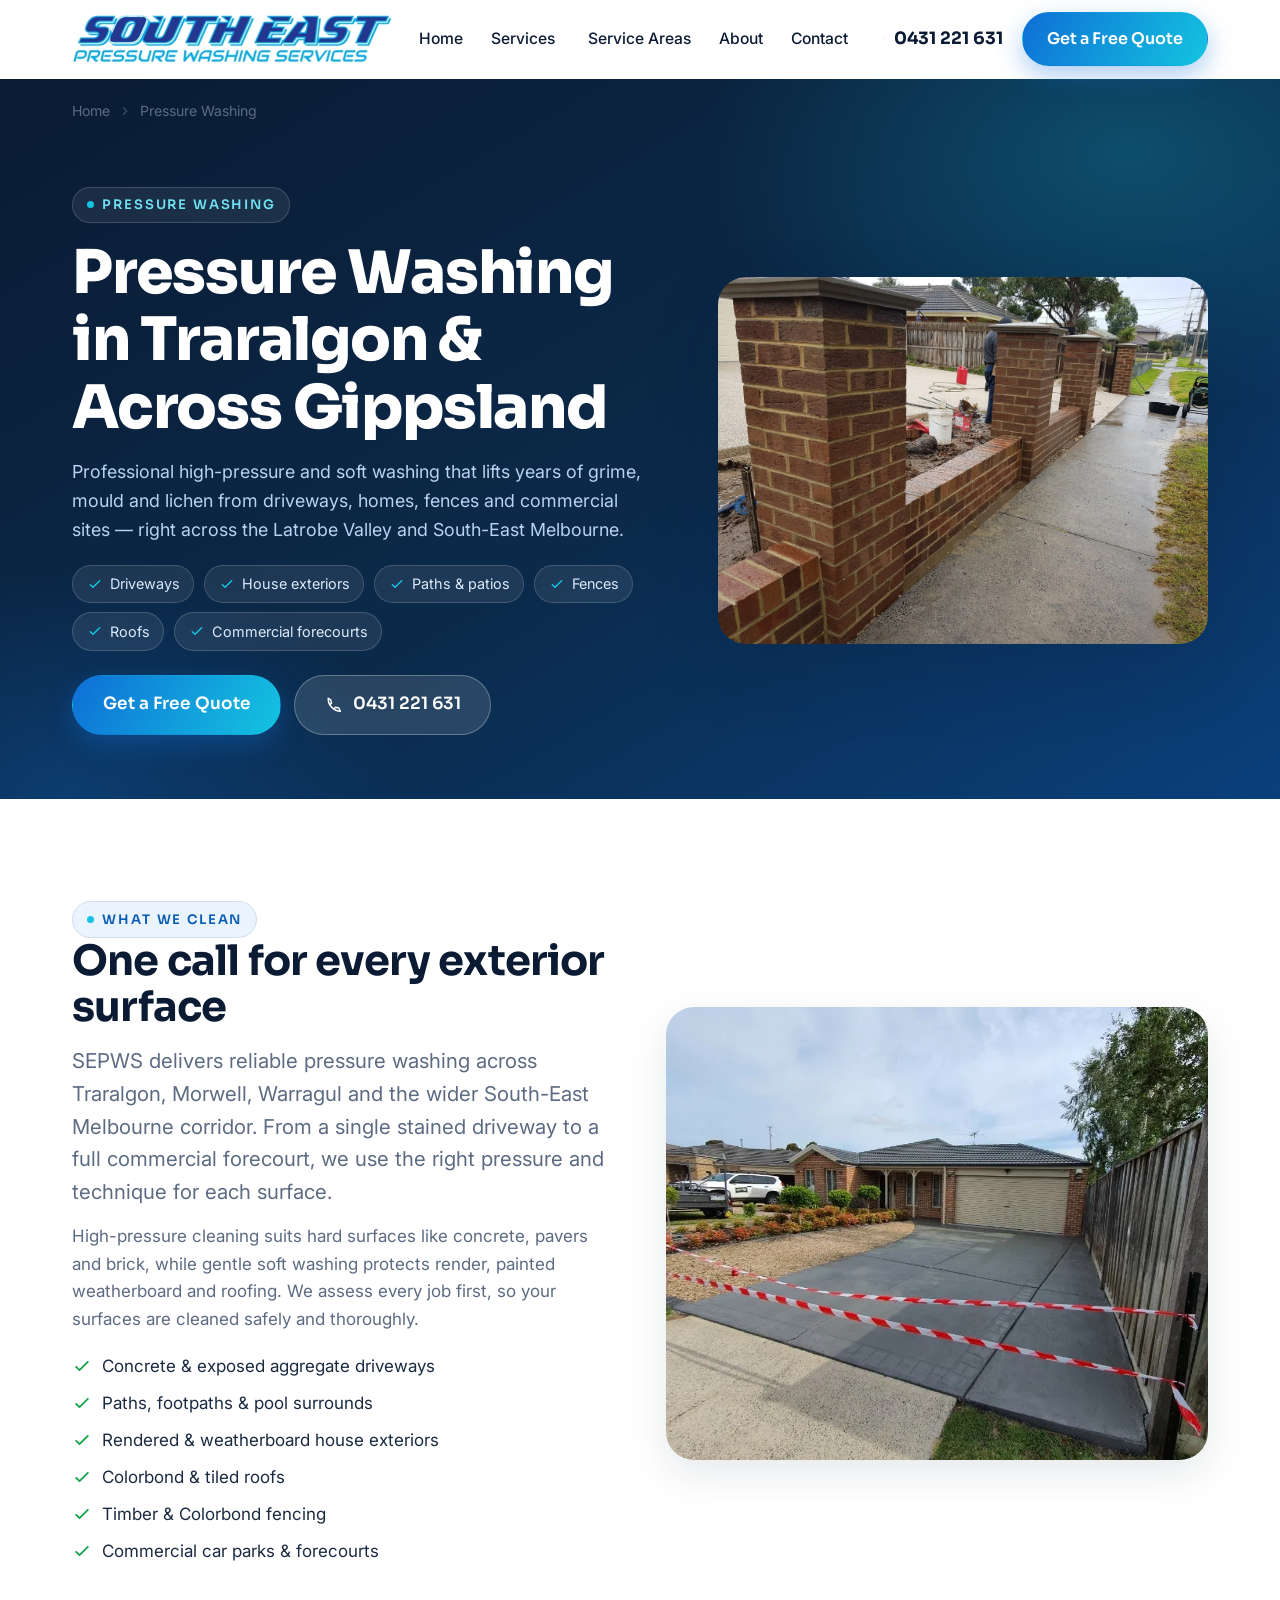
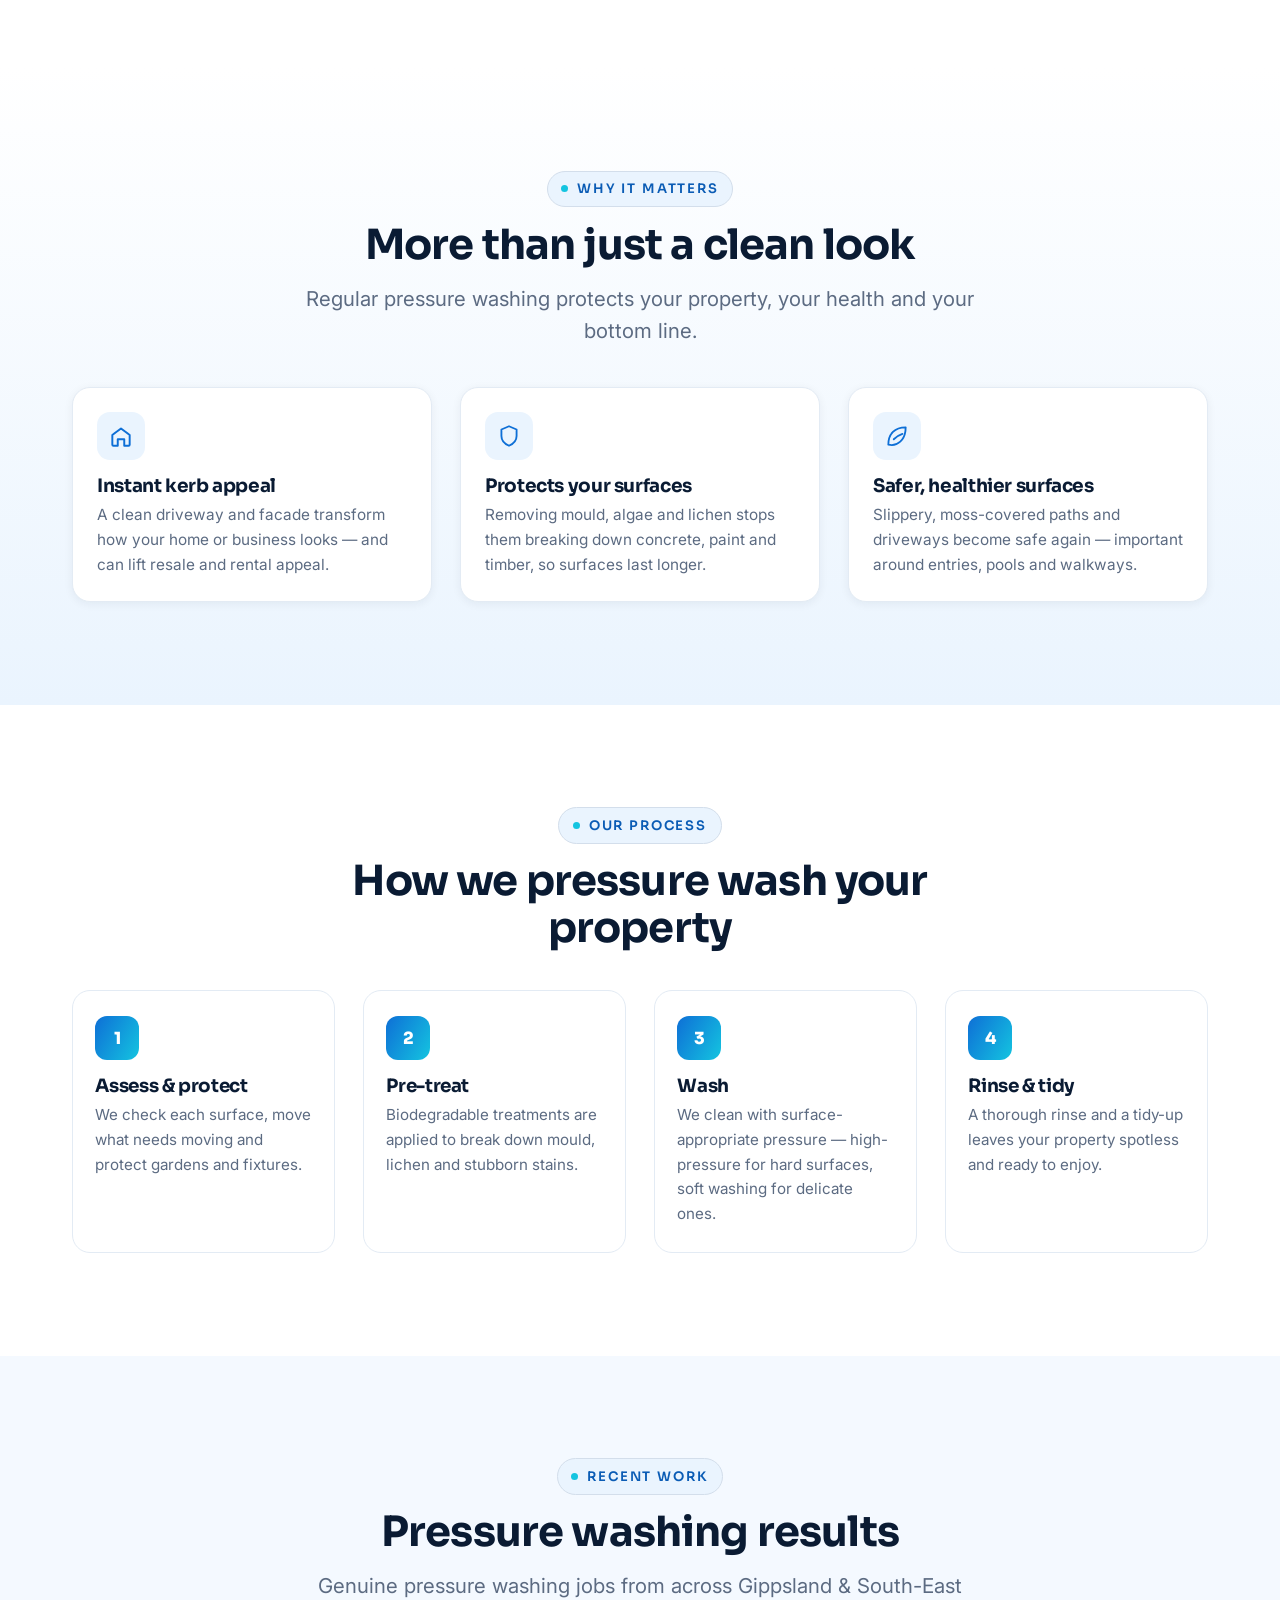
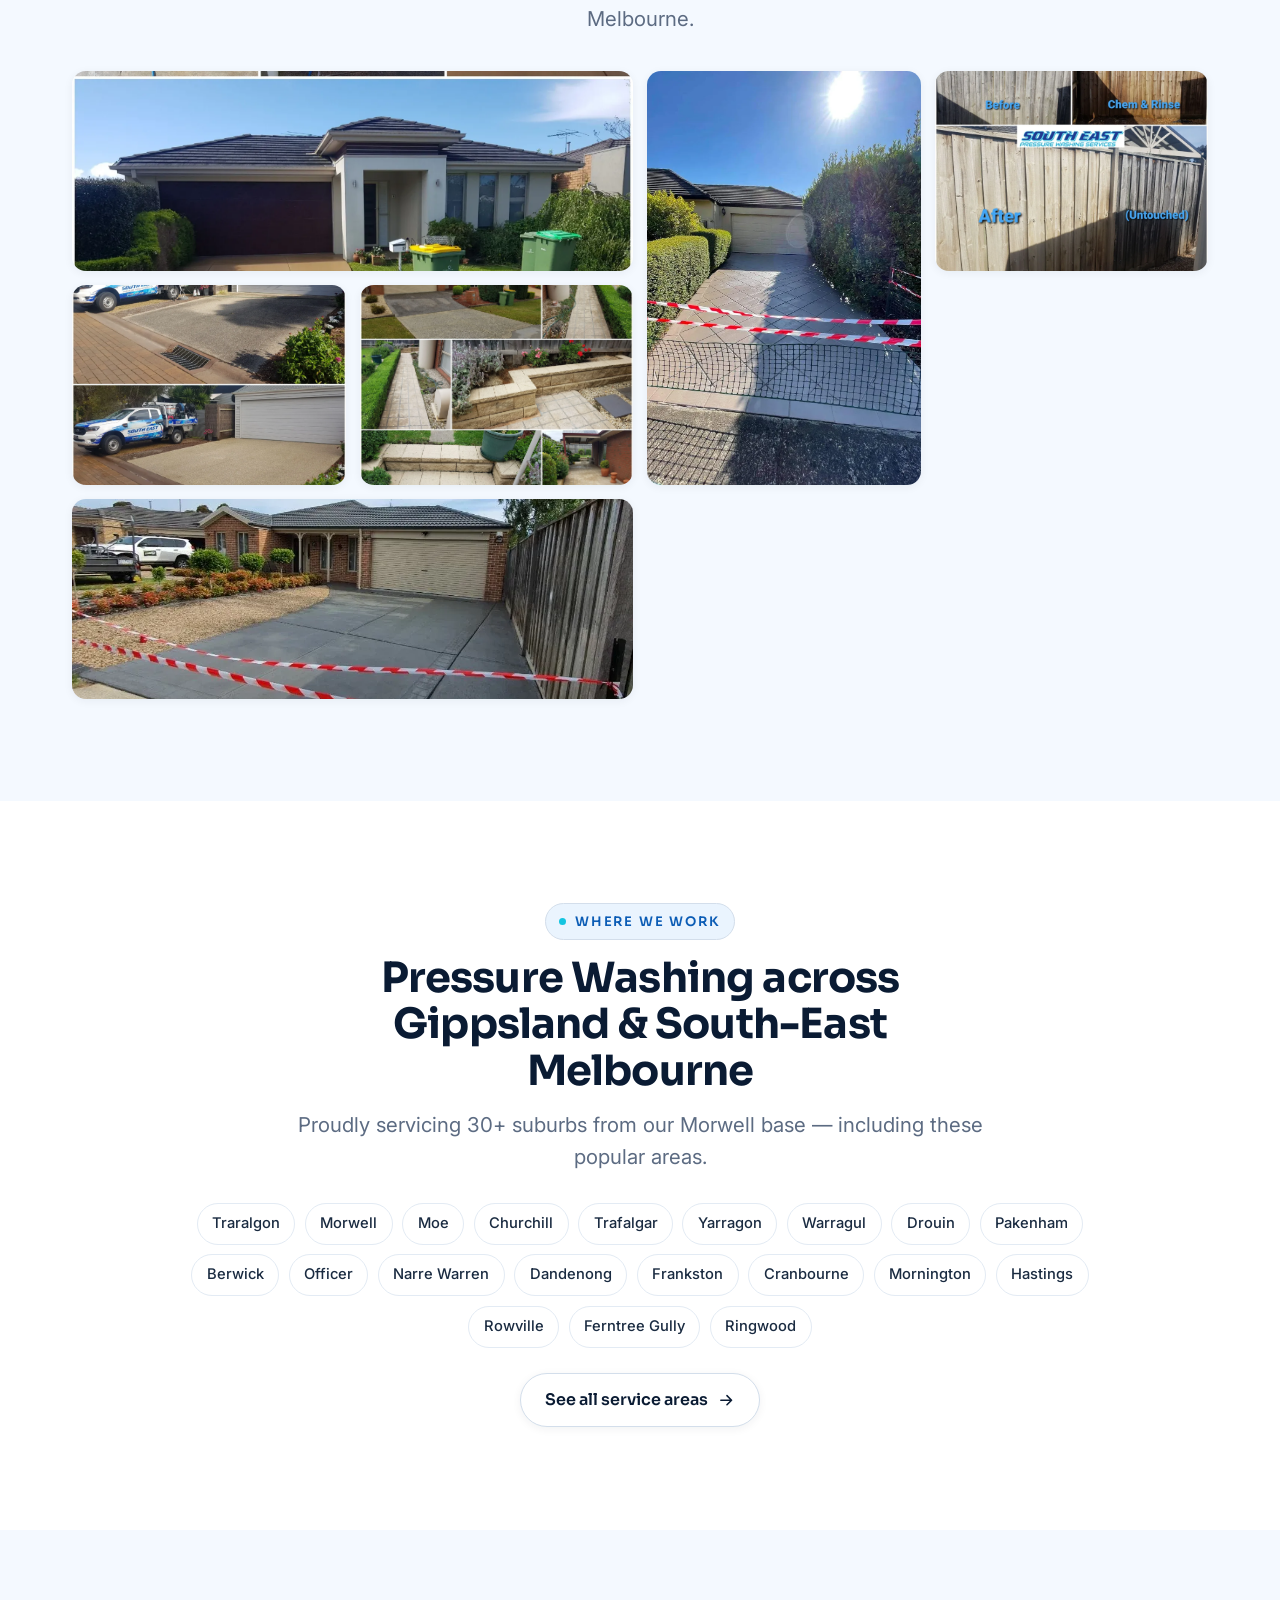
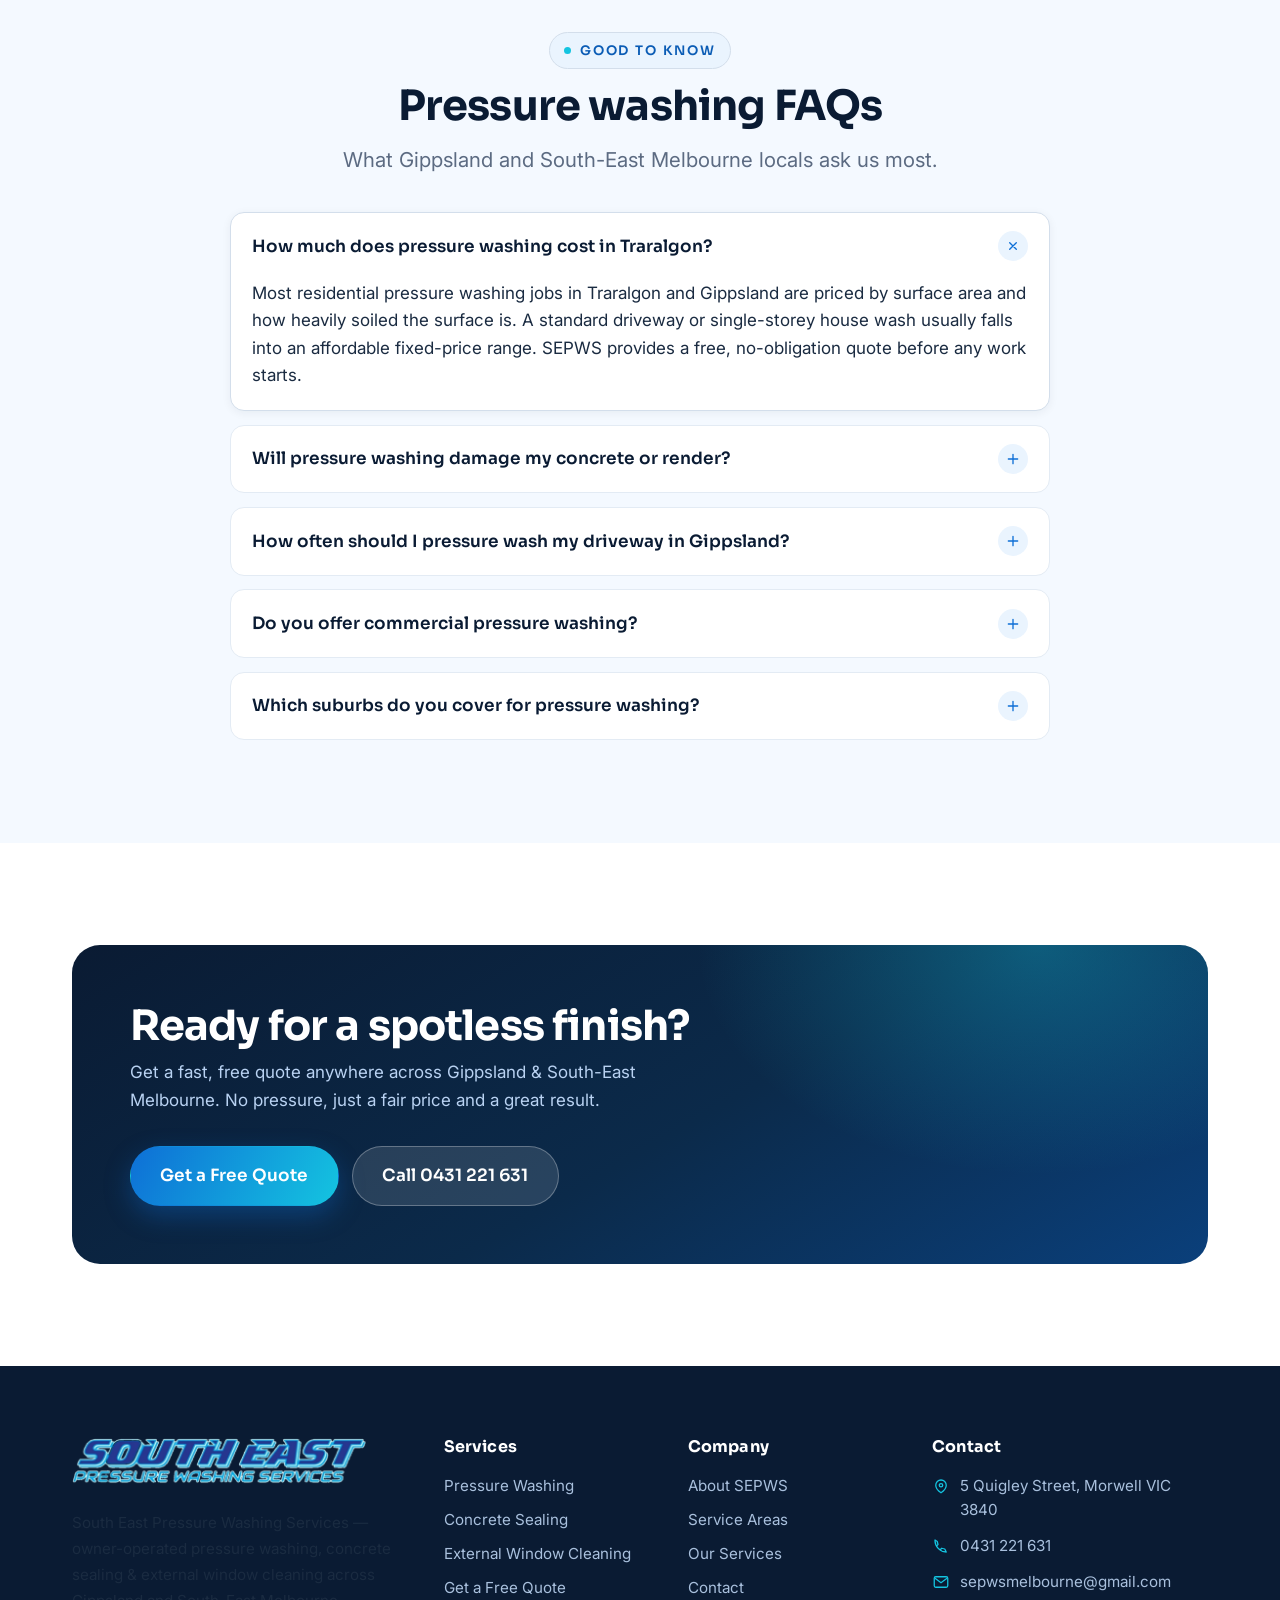
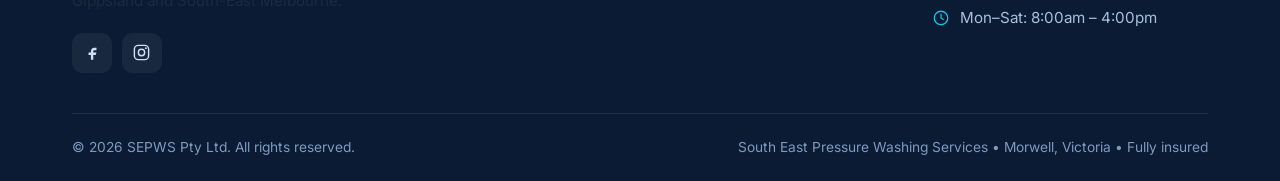
<file: pressure-washing.html>
<!DOCTYPE html>
<html lang="en-AU">
<head>
<meta charset="utf-8">
<meta name="viewport" content="width=device-width, initial-scale=1">
<title>Pressure Washing Traralgon &amp; Gippsland | Driveways, Homes &amp; Commercial | SEPWS</title>
<meta name="description" content="High-pressure cleaning for driveways, homes and commercial sites across Traralgon, the Latrobe Valley and South-East Melbourne. Free quotes from SEPWS.">
<link rel="canonical" href="https://www.sepws.com.au/pressure-washing.html">
<meta name="robots" content="index, follow, max-image-preview:large">
<meta name="theme-color" content="#0a1b33">
<meta name="geo.region" content="AU-VIC">
<meta name="geo.placename" content="Morwell, Victoria">
<meta name="geo.position" content="-38.2333;146.4000">
<meta name="ICBM" content="-38.2333, 146.4000">
<meta property="og:type" content="website">
<meta property="og:site_name" content="SEPWS — South East Pressure Washing Services">
<meta property="og:title" content="Pressure Washing Traralgon &amp; Gippsland | Driveways, Homes &amp; Commercial | SEPWS">
<meta property="og:description" content="High-pressure cleaning for driveways, homes and commercial sites across Traralgon, the Latrobe Valley and South-East Melbourne. Free quotes from SEPWS.">
<meta property="og:url" content="https://www.sepws.com.au/pressure-washing.html">
<meta property="og:image" content="https://www.sepws.com.au/images/pressure-washing-driveway-in-action-gippsland.webp">
<meta property="og:locale" content="en_AU">
<meta name="twitter:card" content="summary_large_image">
<meta name="twitter:title" content="Pressure Washing Traralgon &amp; Gippsland | Driveways, Homes &amp; Commercial | SEPWS">
<meta name="twitter:description" content="High-pressure cleaning for driveways, homes and commercial sites across Traralgon, the Latrobe Valley and South-East Melbourne. Free quotes from SEPWS.">
<meta name="twitter:image" content="https://www.sepws.com.au/images/pressure-washing-driveway-in-action-gippsland.webp">
<link rel="icon" href="favicon.svg" type="image/svg+xml">
<link rel="apple-touch-icon" href="favicon.svg">
<link rel="preconnect" href="https://fonts.googleapis.com">
<link rel="preconnect" href="https://fonts.gstatic.com" crossorigin>
<link href="https://fonts.googleapis.com/css2?family=Sora:wght@500;600;700;800&family=Inter:wght@400;500;600&display=swap" rel="stylesheet">
<link rel="stylesheet" href="css/styles.css">
<script type="application/ld+json">
{"@context":"https://schema.org","@type":"Service","serviceType":"Pressure Washing","name":"Pressure Washing",
"description":"High-pressure cleaning for driveways, homes and commercial sites across Traralgon, the Latrobe Valley and South-East Melbourne. Free quotes from SEPWS.","url":"https://www.sepws.com.au/pressure-washing.html","image":"https://www.sepws.com.au/images/pressure-washing-driveway-in-action-gippsland.webp",
"provider":{"@type":"LocalBusiness","name":"SEPWS Pty Ltd","telephone":"+61431221631","address":{"@type":"PostalAddress","streetAddress":"5 Quigley Street","addressLocality":"Morwell","addressRegion":"VIC","postalCode":"3840","addressCountry":"AU"}},
"areaServed":["Traralgon","Morwell","Moe","Churchill","Warragul","Drouin","Pakenham","Berwick","Dandenong","Frankston","Cranbourne","Mornington","Hastings"],
"hasOfferCatalog":{"@type":"OfferCatalog","name":"Pressure Washing"}}
</script>
<script type="application/ld+json">
{"@context":"https://schema.org","@type":"FAQPage","mainEntity":[{"@type":"Question","name":"How much does pressure washing cost in Traralgon?","acceptedAnswer":{"@type":"Answer","text":"Most residential pressure washing jobs in Traralgon and Gippsland are priced by surface area and how heavily soiled the surface is. A standard driveway or single-storey house wash usually falls into an affordable fixed-price range. SEPWS provides a free, no-obligation quote before any work starts."}},{"@type":"Question","name":"Will pressure washing damage my concrete or render?","acceptedAnswer":{"@type":"Answer","text":"No — when done correctly. We match the pressure and method to each surface, using high pressure on hard surfaces like concrete and gentle soft washing on render, paint and roofing to avoid any damage."}},{"@type":"Question","name":"How often should I pressure wash my driveway in Gippsland?","acceptedAnswer":{"@type":"Answer","text":"For most Gippsland homes, a driveway and exterior wash every 12 to 18 months keeps mould and grime under control. Shaded or tree-lined properties may benefit from a yearly clean."}},{"@type":"Question","name":"Do you offer commercial pressure washing?","acceptedAnswer":{"@type":"Answer","text":"Yes. SEPWS cleans commercial forecourts, car parks, walkways and building exteriors across Dandenong, Pakenham, Berwick and the South-East Melbourne corridor, with flexible scheduling to suit your business."}},{"@type":"Question","name":"Which suburbs do you cover for pressure washing?","acceptedAnswer":{"@type":"Answer","text":"We service Traralgon, Morwell, Moe, Warragul, Drouin, Pakenham, Berwick, Dandenong, Frankston, Cranbourne, Mornington and 30+ suburbs across Gippsland and South-East Melbourne."}}]}
</script>
<script type="application/ld+json">
{"@context":"https://schema.org","@type":"BreadcrumbList","itemListElement":[
{"@type":"ListItem","position":1,"name":"Home","item":"https://www.sepws.com.au/"},
{"@type":"ListItem","position":2,"name":"Pressure Washing","item":"https://www.sepws.com.au/pressure-washing.html"}]}
</script>
</head>
<body>
<header class="site-header">
  <div class="container nav">
    <a href="index.html" class="brand" aria-label="South East Pressure Washing Services — home">
      <img src="images/sepws-logo.png" alt="South East Pressure Washing Services" class="brand__img" width="601" height="94">
    </a>
    <nav aria-label="Primary">
      <ul class="nav-links">
        <li><a href="index.html">Home</a></li>
        <li class="has-dropdown">
          <a href="index.html#services" aria-haspopup="true">Services
            <svg viewBox="0 0 24 24" fill="none" width="16" height="16" aria-hidden="true"><path d="M6 9l6 6 6-6" stroke="currentColor" stroke-width="2" stroke-linecap="round" stroke-linejoin="round"/></svg>
          </a>
          <div class="dropdown" role="menu">
            <a href="pressure-washing.html"><span class="di"><svg viewBox="0 0 24 24" fill="none" aria-hidden="true"><path d="M4 20c3-5 5-7 8-7s5 2 8 7" stroke="currentColor" stroke-width="2" stroke-linecap="round"/><path d="M12 13V4M9 6l3-2 3 2" stroke="currentColor" stroke-width="2" stroke-linecap="round" stroke-linejoin="round"/></svg></span><span><b>Pressure Washing</b><small>Driveways, homes &amp; commercial</small></span></a>
            <a href="concrete-sealing.html"><span class="di"><svg viewBox="0 0 24 24" fill="none" aria-hidden="true"><rect x="3" y="7" width="18" height="12" rx="2" stroke="currentColor" stroke-width="2"/><path d="M3 11h18" stroke="currentColor" stroke-width="2"/></svg></span><span><b>Concrete Sealing</b><small>Driveways &amp; exposed aggregate</small></span></a>
            <a href="external-window-cleaning.html"><span class="di"><svg viewBox="0 0 24 24" fill="none" aria-hidden="true"><rect x="4" y="3" width="16" height="18" rx="1.5" stroke="currentColor" stroke-width="2"/><path d="M12 3v18M4 12h16" stroke="currentColor" stroke-width="2"/></svg></span><span><b>External Window Cleaning</b><small>Homes &amp; businesses</small></span></a>
          </div>
        </li>
        <li><a href="index.html#areas">Service Areas</a></li>
        <li><a href="about.html">About</a></li>
        <li><a href="contact.html">Contact</a></li>
      </ul>
    </nav>
    <div class="nav-actions">
      <a href="tel:+61431221631" class="nav-phone" aria-label="Call SEPWS on 0431 221 631">
        <svg viewBox="0 0 24 24" fill="none" aria-hidden="true"><path d="M4 5c0 8 7 15 15 15l-2-4-4-1-2 2c-2-1-4-3-5-5l2-2-1-4-3-2Z" stroke="currentColor" stroke-width="1.8" stroke-linejoin="round"/></svg>
        0431 221 631
      </a>
      <a href="contact.html" class="btn btn--primary">Get a Free Quote</a>
    </div>
    <button class="nav-toggle" aria-label="Open menu" aria-expanded="false"><span></span></button>
  </div>
</header>
<main>
<section class="page-hero">
  <div class="container">
    <nav class="crumb" aria-label="Breadcrumb"><a href="index.html">Home</a> <svg viewBox="0 0 24 24" fill="none" aria-hidden="true"><path d="M9 6l6 6-6 6" stroke="currentColor" stroke-width="2" stroke-linecap="round" stroke-linejoin="round"/></svg> <span>Pressure Washing</span></nav>
  </div>
  <div class="container page-hero__inner">
    <div>
      <span class="eyebrow hero__eyebrow"><span class="dot"></span> Pressure Washing</span>
      <h1>Pressure Washing in Traralgon &amp; Across Gippsland</h1>
      <p>Professional high-pressure and soft washing that lifts years of grime, mould and lichen from driveways, homes, fences and commercial sites — right across the Latrobe Valley and South-East Melbourne.</p>
      <ul class="pill-list"><li><svg viewBox="0 0 24 24" fill="none" aria-hidden="true"><path d="M5 13l4 4L19 7" stroke="currentColor" stroke-width="2.2" stroke-linecap="round" stroke-linejoin="round"/></svg>Driveways</li><li><svg viewBox="0 0 24 24" fill="none" aria-hidden="true"><path d="M5 13l4 4L19 7" stroke="currentColor" stroke-width="2.2" stroke-linecap="round" stroke-linejoin="round"/></svg>House exteriors</li><li><svg viewBox="0 0 24 24" fill="none" aria-hidden="true"><path d="M5 13l4 4L19 7" stroke="currentColor" stroke-width="2.2" stroke-linecap="round" stroke-linejoin="round"/></svg>Paths &amp; patios</li><li><svg viewBox="0 0 24 24" fill="none" aria-hidden="true"><path d="M5 13l4 4L19 7" stroke="currentColor" stroke-width="2.2" stroke-linecap="round" stroke-linejoin="round"/></svg>Fences</li><li><svg viewBox="0 0 24 24" fill="none" aria-hidden="true"><path d="M5 13l4 4L19 7" stroke="currentColor" stroke-width="2.2" stroke-linecap="round" stroke-linejoin="round"/></svg>Roofs</li><li><svg viewBox="0 0 24 24" fill="none" aria-hidden="true"><path d="M5 13l4 4L19 7" stroke="currentColor" stroke-width="2.2" stroke-linecap="round" stroke-linejoin="round"/></svg>Commercial forecourts</li></ul>
      <div class="page-hero__cta">
        <a href="contact.html" class="btn btn--primary btn--lg">Get a Free Quote</a>
        <a href="tel:+61431221631" class="btn btn--light btn--lg"><svg viewBox="0 0 24 24" fill="none" aria-hidden="true"><path d="M4 5c0 8 7 15 15 15l-2-4-4-1-2 2c-2-1-4-3-5-5l2-2-1-4-3-2Z" stroke="currentColor" stroke-width="1.8" stroke-linejoin="round"/></svg> 0431 221 631</a>
      </div>
    </div>
    <div class="page-hero__media" data-reveal>
      <img src="images/pressure-washing-driveway-in-action-gippsland.webp" alt="SEPWS pressure washing a stained brick driveway in Gippsland" width="1200" height="800" fetchpriority="high">
    </div>
  </div>
</section>

<section class="section">
  <div class="container">
    <div class="split">
      <div>
        <span class="eyebrow"><span class="dot"></span> What we clean</span>
        <h2>One call for every exterior surface</h2>
        <p class="lead" style="margin-top:.9rem">SEPWS delivers reliable pressure washing across Traralgon, Morwell, Warragul and the wider South-East Melbourne corridor. From a single stained driveway to a full commercial forecourt, we use the right pressure and technique for each surface.</p>
        <p class="muted" style="margin-top:.9rem">High-pressure cleaning suits hard surfaces like concrete, pavers and brick, while gentle soft washing protects render, painted weatherboard and roofing. We assess every job first, so your surfaces are cleaned safely and thoroughly.</p>
        <ul class="check" style="margin-top:1.2rem"><li><svg viewBox="0 0 24 24" fill="none" aria-hidden="true"><path d="M5 13l4 4L19 7" stroke="currentColor" stroke-width="2.2" stroke-linecap="round" stroke-linejoin="round"/></svg>Concrete &amp; exposed aggregate driveways</li><li><svg viewBox="0 0 24 24" fill="none" aria-hidden="true"><path d="M5 13l4 4L19 7" stroke="currentColor" stroke-width="2.2" stroke-linecap="round" stroke-linejoin="round"/></svg>Paths, footpaths &amp; pool surrounds</li><li><svg viewBox="0 0 24 24" fill="none" aria-hidden="true"><path d="M5 13l4 4L19 7" stroke="currentColor" stroke-width="2.2" stroke-linecap="round" stroke-linejoin="round"/></svg>Rendered &amp; weatherboard house exteriors</li><li><svg viewBox="0 0 24 24" fill="none" aria-hidden="true"><path d="M5 13l4 4L19 7" stroke="currentColor" stroke-width="2.2" stroke-linecap="round" stroke-linejoin="round"/></svg>Colorbond &amp; tiled roofs</li><li><svg viewBox="0 0 24 24" fill="none" aria-hidden="true"><path d="M5 13l4 4L19 7" stroke="currentColor" stroke-width="2.2" stroke-linecap="round" stroke-linejoin="round"/></svg>Timber &amp; Colorbond fencing</li><li><svg viewBox="0 0 24 24" fill="none" aria-hidden="true"><path d="M5 13l4 4L19 7" stroke="currentColor" stroke-width="2.2" stroke-linecap="round" stroke-linejoin="round"/></svg>Commercial car parks &amp; forecourts</li></ul>
      </div>
      <div class="split__media" data-reveal data-reveal-delay="1">
        <img src="images/house-exterior-pressure-washing-gippsland.webp" alt="Freshly pressure washed house exterior and driveway in Gippsland" loading="lazy">
      </div>
    </div>
  </div>
</section>

<section class="section section--sky">
  <div class="container">
    <div class="section-head center" data-reveal>
      <span class="eyebrow"><span class="dot"></span> Why it matters</span>
      <h2>More than just a clean look</h2>
      <p class="lead">Regular pressure washing protects your property, your health and your bottom line.</p>
    </div>
    <div class="info-cards" style="margin-top:2.4rem">
      <article class="icard" data-reveal>
        <span class="ic"><svg viewBox="0 0 24 24" fill="none" aria-hidden="true"><path d="M4 11l8-6 8 6v9a1 1 0 0 1-1 1h-4v-6H9v6H5a1 1 0 0 1-1-1v-9Z" stroke="currentColor" stroke-width="1.8" stroke-linejoin="round"/></svg></span>
        <h3>Instant kerb appeal</h3>
        <p>A clean driveway and facade transform how your home or business looks — and can lift resale and rental appeal.</p>
      </article>
      <article class="icard" data-reveal data-reveal-delay="1">
        <span class="ic"><svg viewBox="0 0 24 24" fill="none" aria-hidden="true"><path d="M12 3l7 3v6c0 5-3.5 7.5-7 9-3.5-1.5-7-4-7-9V6l7-3Z" stroke="currentColor" stroke-width="1.7" stroke-linejoin="round"/></svg></span>
        <h3>Protects your surfaces</h3>
        <p>Removing mould, algae and lichen stops them breaking down concrete, paint and timber, so surfaces last longer.</p>
      </article>
      <article class="icard" data-reveal data-reveal-delay="2">
        <span class="ic"><svg viewBox="0 0 24 24" fill="none" aria-hidden="true"><path d="M4 20c8 2 16-4 16-16C10 4 4 10 4 20Z" stroke="currentColor" stroke-width="1.7" stroke-linejoin="round"/><path d="M9 15c2-2 5-4 8-5" stroke="currentColor" stroke-width="1.7" stroke-linecap="round"/></svg></span>
        <h3>Safer, healthier surfaces</h3>
        <p>Slippery, moss-covered paths and driveways become safe again — important around entries, pools and walkways.</p>
      </article>
    </div>
  </div>
</section>

<section class="section">
  <div class="container">
    <div class="section-head center" data-reveal>
      <span class="eyebrow"><span class="dot"></span> Our process</span>
      <h2>How we pressure wash your property</h2>
    </div>
    <div class="steps" style="margin-top:2.4rem">
      <div class="step" data-reveal><span class="step__n">1</span><h3>Assess &amp; protect</h3><p>We check each surface, move what needs moving and protect gardens and fixtures.</p></div>
      <div class="step" data-reveal data-reveal-delay="1"><span class="step__n">2</span><h3>Pre-treat</h3><p>Biodegradable treatments are applied to break down mould, lichen and stubborn stains.</p></div>
      <div class="step" data-reveal data-reveal-delay="2"><span class="step__n">3</span><h3>Wash</h3><p>We clean with surface-appropriate pressure — high-pressure for hard surfaces, soft washing for delicate ones.</p></div>
      <div class="step" data-reveal data-reveal-delay="3"><span class="step__n">4</span><h3>Rinse &amp; tidy</h3><p>A thorough rinse and a tidy-up leaves your property spotless and ready to enjoy.</p></div>
    </div>
  </div>
</section>

<section class="section section--tint">
  <div class="container">
    <div class="section-head center" data-reveal>
      <span class="eyebrow"><span class="dot"></span> Recent work</span>
      <h2>Pressure washing results</h2>
      <p class="lead">Genuine pressure washing jobs from across Gippsland &amp; South-East Melbourne.</p>
    </div>
    <div class="gallery" style="margin-top:2.2rem">
      <a href="images/before-after-driveway-cleaning-gippsland.webp" class="wide" target="_blank" rel="noopener"><img src="images/before-after-driveway-cleaning-gippsland.webp" alt="Before and after driveway pressure washing in Gippsland" loading="lazy"></a>
      <a href="images/residential-driveway-pressure-washing-pakenham.webp" class="tall" target="_blank" rel="noopener"><img src="images/residential-driveway-pressure-washing-pakenham.webp" alt="Residential driveway pressure washing in Pakenham" loading="lazy"></a>
      <a href="images/before-after-fence-pressure-washing.webp" class="normal" target="_blank" rel="noopener"><img src="images/before-after-fence-pressure-washing.webp" alt="Before and after fence pressure washing" loading="lazy"></a>
      <a href="images/driveway-cleaning-service-traralgon.webp" class="normal" target="_blank" rel="noopener"><img src="images/driveway-cleaning-service-traralgon.webp" alt="Driveway cleaning service in Traralgon" loading="lazy"></a>
      <a href="images/before-after-path-steps-cleaning.webp" class="normal" target="_blank" rel="noopener"><img src="images/before-after-path-steps-cleaning.webp" alt="Before and after path and steps cleaning" loading="lazy"></a>
      <a href="images/house-exterior-pressure-washing-gippsland.webp" class="wide" target="_blank" rel="noopener"><img src="images/house-exterior-pressure-washing-gippsland.webp" alt="House exterior pressure washing in Gippsland" loading="lazy"></a>
    </div>
  </div>
</section>

<section class="section">
  <div class="container">
    <div class="section-head center" data-reveal>
      <span class="eyebrow"><span class="dot"></span> Where we work</span>
      <h2>Pressure Washing across Gippsland &amp; South-East Melbourne</h2>
      <p class="lead">Proudly servicing 30+ suburbs from our Morwell base — including these popular areas.</p>
    </div>
    <div class="area-cloud" data-reveal style="margin-top:1.8rem; justify-content:center; max-width:900px; margin-inline:auto"><span>Traralgon</span><span>Morwell</span><span>Moe</span><span>Churchill</span><span>Trafalgar</span><span>Yarragon</span><span>Warragul</span><span>Drouin</span><span>Pakenham</span><span>Berwick</span><span>Officer</span><span>Narre Warren</span><span>Dandenong</span><span>Frankston</span><span>Cranbourne</span><span>Mornington</span><span>Hastings</span><span>Rowville</span><span>Ferntree Gully</span><span>Ringwood</span></div>
    <p class="center" style="margin-top:1.6rem"><a href="index.html#areas" class="btn btn--ghost">See all service areas <svg viewBox="0 0 24 24" fill="none" width="18" height="18" aria-hidden="true"><path d="M5 12h14M13 6l6 6-6 6" stroke="currentColor" stroke-width="2" stroke-linecap="round" stroke-linejoin="round"/></svg></a></p>
  </div>
</section>

<section class="section section--tint">
  <div class="container">
    <div class="section-head center" data-reveal>
      <span class="eyebrow"><span class="dot"></span> Good to know</span>
      <h2>Pressure washing FAQs</h2>
      <p class="lead">What Gippsland and South-East Melbourne locals ask us most.</p>
    </div>
    <div class="faq" style="margin-top:2.2rem">
      <details class="faq-item" data-reveal open>
        <summary>How much does pressure washing cost in Traralgon? <span class="chev"><svg viewBox="0 0 24 24" fill="none" width="16" height="16" aria-hidden="true"><path d="M12 5v14M5 12h14" stroke="currentColor" stroke-width="2" stroke-linecap="round"/></svg></span></summary>
        <div class="ans"><p>Most residential pressure washing jobs in Traralgon and Gippsland are priced by surface area and how heavily soiled the surface is. A standard driveway or single-storey house wash usually falls into an affordable fixed-price range. SEPWS provides a free, no-obligation quote before any work starts.</p></div>
      </details>
      <details class="faq-item" data-reveal>
        <summary>Will pressure washing damage my concrete or render? <span class="chev"><svg viewBox="0 0 24 24" fill="none" width="16" height="16" aria-hidden="true"><path d="M12 5v14M5 12h14" stroke="currentColor" stroke-width="2" stroke-linecap="round"/></svg></span></summary>
        <div class="ans"><p>No — when done correctly. We match the pressure and method to each surface, using high pressure on hard surfaces like concrete and gentle soft washing on render, paint and roofing to avoid any damage.</p></div>
      </details>
      <details class="faq-item" data-reveal>
        <summary>How often should I pressure wash my driveway in Gippsland? <span class="chev"><svg viewBox="0 0 24 24" fill="none" width="16" height="16" aria-hidden="true"><path d="M12 5v14M5 12h14" stroke="currentColor" stroke-width="2" stroke-linecap="round"/></svg></span></summary>
        <div class="ans"><p>For most Gippsland homes, a driveway and exterior wash every 12 to 18 months keeps mould and grime under control. Shaded or tree-lined properties may benefit from a yearly clean.</p></div>
      </details>
      <details class="faq-item" data-reveal>
        <summary>Do you offer commercial pressure washing? <span class="chev"><svg viewBox="0 0 24 24" fill="none" width="16" height="16" aria-hidden="true"><path d="M12 5v14M5 12h14" stroke="currentColor" stroke-width="2" stroke-linecap="round"/></svg></span></summary>
        <div class="ans"><p>Yes. SEPWS cleans commercial forecourts, car parks, walkways and building exteriors across Dandenong, Pakenham, Berwick and the South-East Melbourne corridor, with flexible scheduling to suit your business.</p></div>
      </details>
      <details class="faq-item" data-reveal>
        <summary>Which suburbs do you cover for pressure washing? <span class="chev"><svg viewBox="0 0 24 24" fill="none" width="16" height="16" aria-hidden="true"><path d="M12 5v14M5 12h14" stroke="currentColor" stroke-width="2" stroke-linecap="round"/></svg></span></summary>
        <div class="ans"><p>We service Traralgon, Morwell, Moe, Warragul, Drouin, Pakenham, Berwick, Dandenong, Frankston, Cranbourne, Mornington and 30+ suburbs across Gippsland and South-East Melbourne.</p></div>
      </details>
    </div>
  </div>
</section>

<section class="section">
  <div class="container">
    <div class="cta-band" data-reveal>
      <div class="cta-band__inner">
        <div>
          <h2>Ready for a spotless finish?</h2>
          <p>Get a fast, free quote anywhere across Gippsland &amp; South-East Melbourne. No pressure, just a fair price and a great result.</p>
        </div>
        <div class="hero__cta" style="margin:0">
          <a href="contact.html" class="btn btn--primary btn--lg">Get a Free Quote</a>
          <a href="tel:+61431221631" class="btn btn--light btn--lg">Call 0431 221 631</a>
        </div>
      </div>
    </div>
  </div>
</section>
</main>
<footer class="footer">
  <div class="container">
    <div class="footer__grid">
      <div>
        <a href="index.html" class="brand" aria-label="South East Pressure Washing Services — home">
          <img src="images/sepws-logo.png" alt="South East Pressure Washing Services" class="brand__img" width="601" height="94">
        </a>
        <p class="footer__about">South East Pressure Washing Services — owner-operated pressure washing, concrete sealing &amp; external window cleaning across Gippsland and South-East Melbourne.</p>
        <div class="footer__soc">
          <a href="https://www.facebook.com/share/1EUgPXBBcK/" target="_blank" rel="noopener" aria-label="SEPWS on Facebook"><svg viewBox="0 0 24 24" fill="currentColor" aria-hidden="true"><path d="M14 9h3V6h-3c-2.2 0-4 1.8-4 4v2H7v3h3v6h3v-6h3l1-3h-4v-2c0-.6.4-1 1-1Z"/></svg></a>
          <a href="https://www.instagram.com/southeastpws" target="_blank" rel="noopener" aria-label="SEPWS on Instagram"><svg viewBox="0 0 24 24" fill="none" aria-hidden="true"><rect x="3" y="3" width="18" height="18" rx="5" stroke="currentColor" stroke-width="1.8"/><circle cx="12" cy="12" r="4" stroke="currentColor" stroke-width="1.8"/><circle cx="17.5" cy="6.5" r="1.2" fill="currentColor"/></svg></a>
        </div>
      </div>
      <div>
        <h4>Services</h4>
        <ul class="footer__links">
          <li><a href="pressure-washing.html">Pressure Washing</a></li>
          <li><a href="concrete-sealing.html">Concrete Sealing</a></li>
          <li><a href="external-window-cleaning.html">External Window Cleaning</a></li>
          <li><a href="contact.html">Get a Free Quote</a></li>
        </ul>
      </div>
      <div>
        <h4>Company</h4>
        <ul class="footer__links">
          <li><a href="about.html">About SEPWS</a></li>
          <li><a href="index.html#areas">Service Areas</a></li>
          <li><a href="index.html#services">Our Services</a></li>
          <li><a href="contact.html">Contact</a></li>
        </ul>
      </div>
      <div>
        <h4>Contact</h4>
        <ul class="footer__contact">
          <li><svg viewBox="0 0 24 24" fill="none" aria-hidden="true"><path d="M12 21s-7-4.5-7-10a7 7 0 0 1 14 0c0 5.5-7 10-7 10Z" stroke="currentColor" stroke-width="1.7"/><circle cx="12" cy="11" r="2.3" stroke="currentColor" stroke-width="1.7"/></svg><span>5 Quigley Street, Morwell VIC 3840</span></li>
          <li><svg viewBox="0 0 24 24" fill="none" aria-hidden="true"><path d="M4 5c0 8 7 15 15 15l-2-4-4-1-2 2c-2-1-4-3-5-5l2-2-1-4-3-2Z" stroke="currentColor" stroke-width="1.7" stroke-linejoin="round"/></svg><a href="tel:+61431221631">0431 221 631</a></li>
          <li><svg viewBox="0 0 24 24" fill="none" aria-hidden="true"><rect x="3" y="5" width="18" height="14" rx="2" stroke="currentColor" stroke-width="1.7"/><path d="M4 7l8 6 8-6" stroke="currentColor" stroke-width="1.7"/></svg><a href="mailto:sepwsmelbourne@gmail.com">sepwsmelbourne@gmail.com</a></li>
          <li><svg viewBox="0 0 24 24" fill="none" aria-hidden="true"><circle cx="12" cy="12" r="9" stroke="currentColor" stroke-width="1.7"/><path d="M12 7v5l3 2" stroke="currentColor" stroke-width="1.7" stroke-linecap="round"/></svg><span>Mon–Sat: 8:00am – 4:00pm</span></li>
        </ul>
      </div>
    </div>
    <div class="footer__bottom">
      <span>© <span data-year>2026</span> SEPWS Pty Ltd. All rights reserved.</span>
      <span>South East Pressure Washing Services • Morwell, Victoria • Fully insured</span>
    </div>
  </div>
</footer>
<div class="callbar">
  <a href="tel:+61431221631" class="call"><svg viewBox="0 0 24 24" fill="none" aria-hidden="true"><path d="M4 5c0 8 7 15 15 15l-2-4-4-1-2 2c-2-1-4-3-5-5l2-2-1-4-3-2Z" stroke="currentColor" stroke-width="1.8" stroke-linejoin="round"/></svg> Call Now</a>
  <a href="contact.html" class="quote"><svg viewBox="0 0 24 24" fill="none" aria-hidden="true"><path d="M5 13l4 4L19 7" stroke="currentColor" stroke-width="2.2" stroke-linecap="round" stroke-linejoin="round"/></svg> Free Quote</a>
</div>
<script src="js/main.js" defer></script>
<!-- LeadConnector / GHL external tracking -->
<script src="https://link.msgsndr.com/js/external-tracking.js" data-tracking-id="tk_7288af4112064712ab10a76614a99b9b"></script>
</body>
</html>
</file>
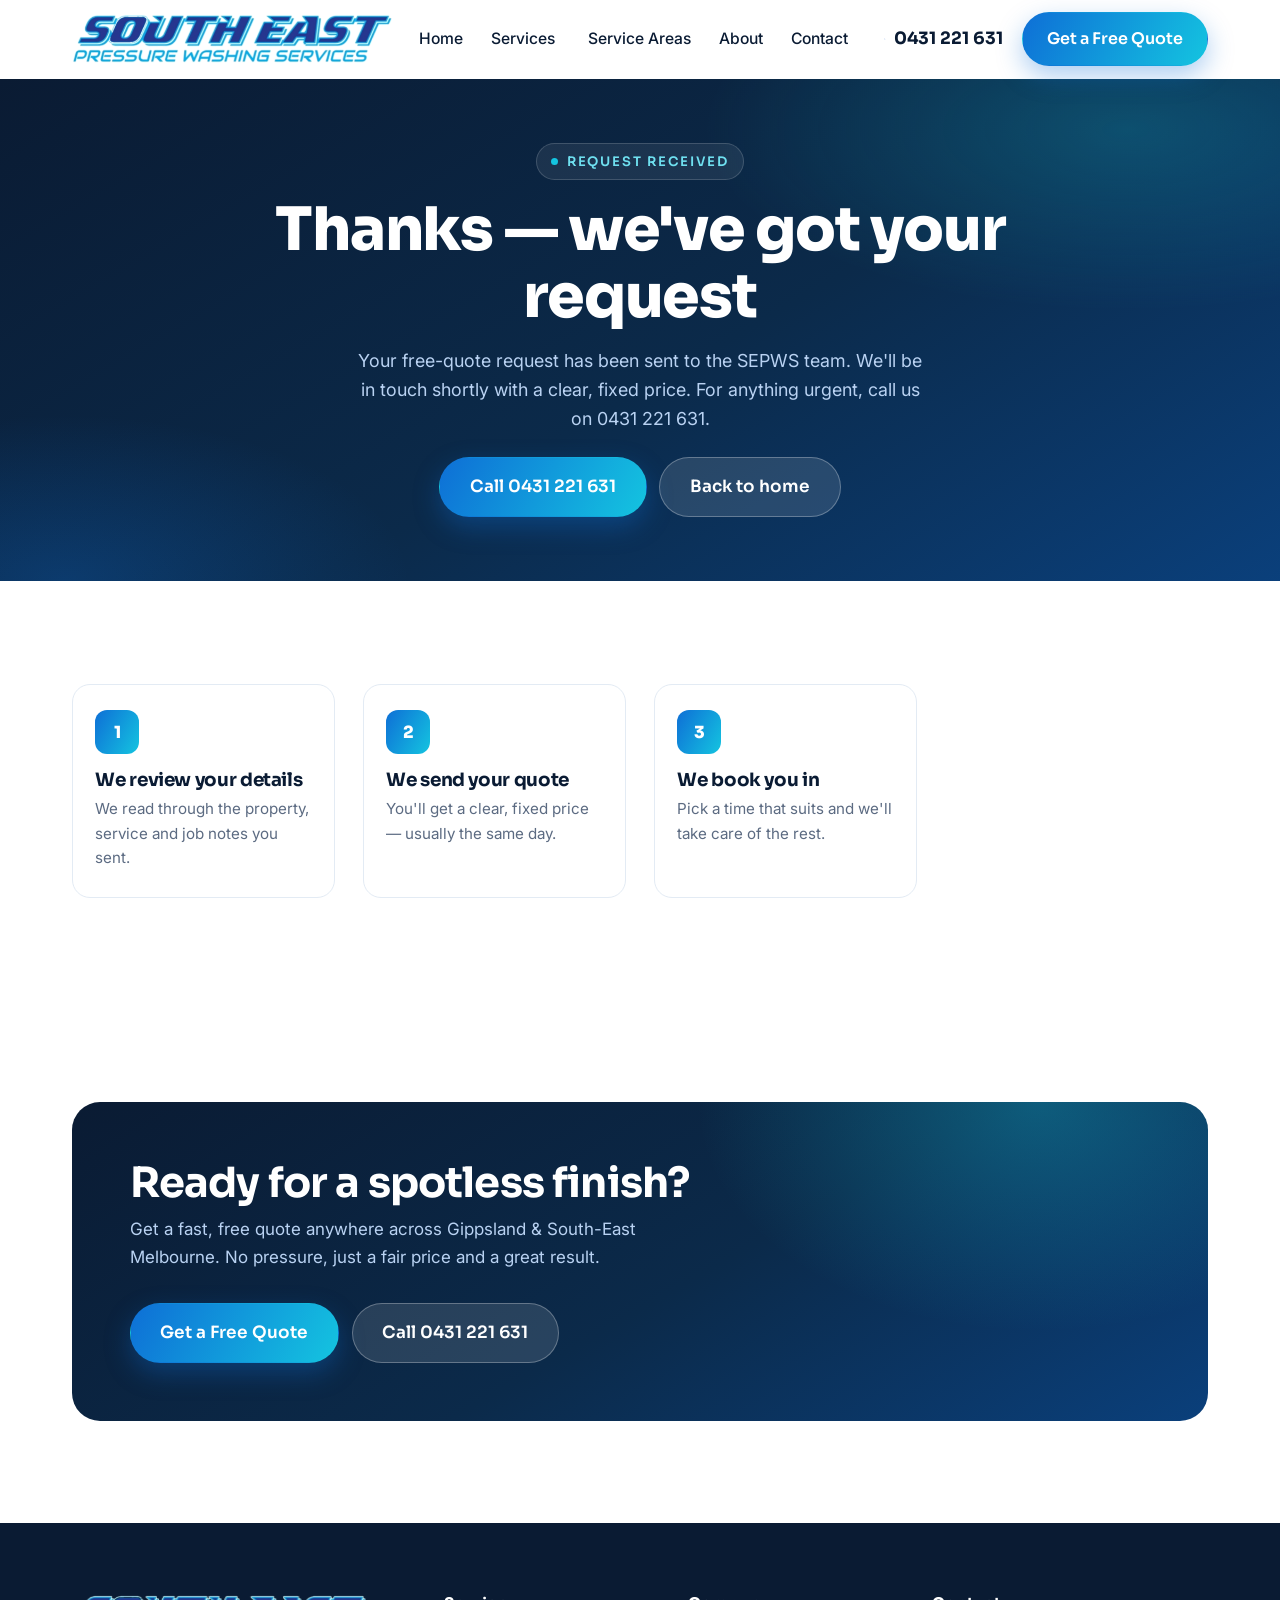
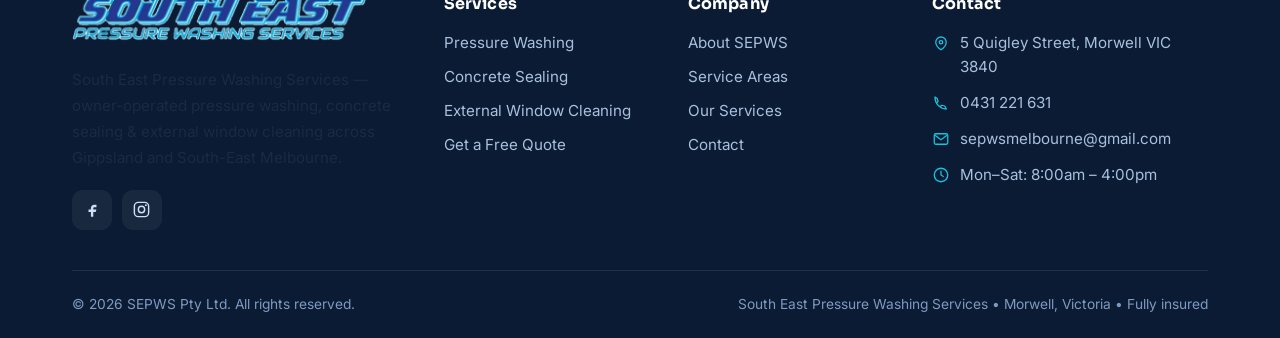
<file: thank-you.html>
<!DOCTYPE html>
<html lang="en-AU">
<head>
<meta charset="utf-8">
<meta name="viewport" content="width=device-width, initial-scale=1">
<title>Thank you — your request is in | SEPWS</title>
<meta name="description" content="Thanks for contacting SEPWS. We've received your free-quote request and will be in touch shortly.">
<link rel="canonical" href="https://www.sepws.com.au/thank-you.html">
<meta name="robots" content="index, follow, max-image-preview:large">
<meta name="theme-color" content="#0a1b33">
<meta name="geo.region" content="AU-VIC">
<meta name="geo.placename" content="Morwell, Victoria">
<meta name="geo.position" content="-38.2333;146.4000">
<meta name="ICBM" content="-38.2333, 146.4000">
<meta property="og:type" content="website">
<meta property="og:site_name" content="SEPWS — South East Pressure Washing Services">
<meta property="og:title" content="Thank you — your request is in | SEPWS">
<meta property="og:description" content="Thanks for contacting SEPWS. We've received your free-quote request and will be in touch shortly.">
<meta property="og:url" content="https://www.sepws.com.au/thank-you.html">
<meta property="og:image" content="https://www.sepws.com.au/images/hero-driveway-pressure-washing-traralgon.webp">
<meta property="og:locale" content="en_AU">
<meta name="twitter:card" content="summary_large_image">
<meta name="twitter:title" content="Thank you — your request is in | SEPWS">
<meta name="twitter:description" content="Thanks for contacting SEPWS. We've received your free-quote request and will be in touch shortly.">
<meta name="twitter:image" content="https://www.sepws.com.au/images/hero-driveway-pressure-washing-traralgon.webp">
<link rel="icon" href="favicon.svg" type="image/svg+xml">
<link rel="apple-touch-icon" href="favicon.svg">
<link rel="preconnect" href="https://fonts.googleapis.com">
<link rel="preconnect" href="https://fonts.gstatic.com" crossorigin>
<link href="https://fonts.googleapis.com/css2?family=Sora:wght@500;600;700;800&family=Inter:wght@400;500;600&display=swap" rel="stylesheet">
<link rel="stylesheet" href="css/styles.css">
<meta name="robots" content="noindex, follow">
</head>
<body>
<header class="site-header">
  <div class="container nav">
    <a href="index.html" class="brand" aria-label="South East Pressure Washing Services — home">
      <img src="images/sepws-logo.png" alt="South East Pressure Washing Services" class="brand__img" width="601" height="94">
    </a>
    <nav aria-label="Primary">
      <ul class="nav-links">
        <li><a href="index.html">Home</a></li>
        <li class="has-dropdown">
          <a href="index.html#services" aria-haspopup="true">Services
            <svg viewBox="0 0 24 24" fill="none" width="16" height="16" aria-hidden="true"><path d="M6 9l6 6 6-6" stroke="currentColor" stroke-width="2" stroke-linecap="round" stroke-linejoin="round"/></svg>
          </a>
          <div class="dropdown" role="menu">
            <a href="pressure-washing.html"><span class="di"><svg viewBox="0 0 24 24" fill="none" aria-hidden="true"><path d="M4 20c3-5 5-7 8-7s5 2 8 7" stroke="currentColor" stroke-width="2" stroke-linecap="round"/><path d="M12 13V4M9 6l3-2 3 2" stroke="currentColor" stroke-width="2" stroke-linecap="round" stroke-linejoin="round"/></svg></span><span><b>Pressure Washing</b><small>Driveways, homes &amp; commercial</small></span></a>
            <a href="concrete-sealing.html"><span class="di"><svg viewBox="0 0 24 24" fill="none" aria-hidden="true"><rect x="3" y="7" width="18" height="12" rx="2" stroke="currentColor" stroke-width="2"/><path d="M3 11h18" stroke="currentColor" stroke-width="2"/></svg></span><span><b>Concrete Sealing</b><small>Driveways &amp; exposed aggregate</small></span></a>
            <a href="external-window-cleaning.html"><span class="di"><svg viewBox="0 0 24 24" fill="none" aria-hidden="true"><rect x="4" y="3" width="16" height="18" rx="1.5" stroke="currentColor" stroke-width="2"/><path d="M12 3v18M4 12h16" stroke="currentColor" stroke-width="2"/></svg></span><span><b>External Window Cleaning</b><small>Homes &amp; businesses</small></span></a>
          </div>
        </li>
        <li><a href="index.html#areas">Service Areas</a></li>
        <li><a href="about.html">About</a></li>
        <li><a href="contact.html">Contact</a></li>
      </ul>
    </nav>
    <div class="nav-actions">
      <a href="tel:+61431221631" class="nav-phone" aria-label="Call SEPWS on 0431 221 631">
        <svg viewBox="0 0 24 24" fill="none" aria-hidden="true"><path d="M4 5c0 8 7 15 15 15l-2-4-4-1-2 2c-2-1-4-3-5-5l2-2-1-4-3-2Z" stroke="currentColor" stroke-width="1.8" stroke-linejoin="round"/></svg>
        0431 221 631
      </a>
      <a href="contact.html" class="btn btn--primary">Get a Free Quote</a>
    </div>
    <button class="nav-toggle" aria-label="Open menu" aria-expanded="false"><span></span></button>
  </div>
</header>
<main>
<section class="page-hero page-hero--slim">
  <div class="container page-hero__inner">
    <div>
      <span class="eyebrow hero__eyebrow"><span class="dot"></span> Request received</span>
      <h1>Thanks — we've got your request</h1>
      <p>Your free-quote request has been sent to the SEPWS team. We'll be in touch shortly with a clear, fixed price. For anything urgent, call us on 0431 221 631.</p>
      <div class="page-hero__cta" style="justify-content:center">
        <a href="tel:+61431221631" class="btn btn--primary btn--lg">Call 0431 221 631</a>
        <a href="index.html" class="btn btn--light btn--lg">Back to home</a>
      </div>
    </div>
  </div>
</section>
<section class="section">
  <div class="container">
    <div class="steps">
      <div class="step" data-reveal><span class="step__n">1</span><h3>We review your details</h3><p>We read through the property, service and job notes you sent.</p></div>
      <div class="step" data-reveal data-reveal-delay="1"><span class="step__n">2</span><h3>We send your quote</h3><p>You'll get a clear, fixed price — usually the same day.</p></div>
      <div class="step" data-reveal data-reveal-delay="2"><span class="step__n">3</span><h3>We book you in</h3><p>Pick a time that suits and we'll take care of the rest.</p></div>
    </div>
  </div>
</section>
<section class="section">
  <div class="container">
    <div class="cta-band" data-reveal>
      <div class="cta-band__inner">
        <div>
          <h2>Ready for a spotless finish?</h2>
          <p>Get a fast, free quote anywhere across Gippsland &amp; South-East Melbourne. No pressure, just a fair price and a great result.</p>
        </div>
        <div class="hero__cta" style="margin:0">
          <a href="contact.html" class="btn btn--primary btn--lg">Get a Free Quote</a>
          <a href="tel:+61431221631" class="btn btn--light btn--lg">Call 0431 221 631</a>
        </div>
      </div>
    </div>
  </div>
</section>
</main>
<footer class="footer">
  <div class="container">
    <div class="footer__grid">
      <div>
        <a href="index.html" class="brand" aria-label="South East Pressure Washing Services — home">
          <img src="images/sepws-logo.png" alt="South East Pressure Washing Services" class="brand__img" width="601" height="94">
        </a>
        <p class="footer__about">South East Pressure Washing Services — owner-operated pressure washing, concrete sealing &amp; external window cleaning across Gippsland and South-East Melbourne.</p>
        <div class="footer__soc">
          <a href="https://www.facebook.com/share/1EUgPXBBcK/" target="_blank" rel="noopener" aria-label="SEPWS on Facebook"><svg viewBox="0 0 24 24" fill="currentColor" aria-hidden="true"><path d="M14 9h3V6h-3c-2.2 0-4 1.8-4 4v2H7v3h3v6h3v-6h3l1-3h-4v-2c0-.6.4-1 1-1Z"/></svg></a>
          <a href="https://www.instagram.com/southeastpws" target="_blank" rel="noopener" aria-label="SEPWS on Instagram"><svg viewBox="0 0 24 24" fill="none" aria-hidden="true"><rect x="3" y="3" width="18" height="18" rx="5" stroke="currentColor" stroke-width="1.8"/><circle cx="12" cy="12" r="4" stroke="currentColor" stroke-width="1.8"/><circle cx="17.5" cy="6.5" r="1.2" fill="currentColor"/></svg></a>
        </div>
      </div>
      <div>
        <h4>Services</h4>
        <ul class="footer__links">
          <li><a href="pressure-washing.html">Pressure Washing</a></li>
          <li><a href="concrete-sealing.html">Concrete Sealing</a></li>
          <li><a href="external-window-cleaning.html">External Window Cleaning</a></li>
          <li><a href="contact.html">Get a Free Quote</a></li>
        </ul>
      </div>
      <div>
        <h4>Company</h4>
        <ul class="footer__links">
          <li><a href="about.html">About SEPWS</a></li>
          <li><a href="index.html#areas">Service Areas</a></li>
          <li><a href="index.html#services">Our Services</a></li>
          <li><a href="contact.html">Contact</a></li>
        </ul>
      </div>
      <div>
        <h4>Contact</h4>
        <ul class="footer__contact">
          <li><svg viewBox="0 0 24 24" fill="none" aria-hidden="true"><path d="M12 21s-7-4.5-7-10a7 7 0 0 1 14 0c0 5.5-7 10-7 10Z" stroke="currentColor" stroke-width="1.7"/><circle cx="12" cy="11" r="2.3" stroke="currentColor" stroke-width="1.7"/></svg><span>5 Quigley Street, Morwell VIC 3840</span></li>
          <li><svg viewBox="0 0 24 24" fill="none" aria-hidden="true"><path d="M4 5c0 8 7 15 15 15l-2-4-4-1-2 2c-2-1-4-3-5-5l2-2-1-4-3-2Z" stroke="currentColor" stroke-width="1.7" stroke-linejoin="round"/></svg><a href="tel:+61431221631">0431 221 631</a></li>
          <li><svg viewBox="0 0 24 24" fill="none" aria-hidden="true"><rect x="3" y="5" width="18" height="14" rx="2" stroke="currentColor" stroke-width="1.7"/><path d="M4 7l8 6 8-6" stroke="currentColor" stroke-width="1.7"/></svg><a href="mailto:sepwsmelbourne@gmail.com">sepwsmelbourne@gmail.com</a></li>
          <li><svg viewBox="0 0 24 24" fill="none" aria-hidden="true"><circle cx="12" cy="12" r="9" stroke="currentColor" stroke-width="1.7"/><path d="M12 7v5l3 2" stroke="currentColor" stroke-width="1.7" stroke-linecap="round"/></svg><span>Mon–Sat: 8:00am – 4:00pm</span></li>
        </ul>
      </div>
    </div>
    <div class="footer__bottom">
      <span>© <span data-year>2026</span> SEPWS Pty Ltd. All rights reserved.</span>
      <span>South East Pressure Washing Services • Morwell, Victoria • Fully insured</span>
    </div>
  </div>
</footer>
<div class="callbar">
  <a href="tel:+61431221631" class="call"><svg viewBox="0 0 24 24" fill="none" aria-hidden="true"><path d="M4 5c0 8 7 15 15 15l-2-4-4-1-2 2c-2-1-4-3-5-5l2-2-1-4-3-2Z" stroke="currentColor" stroke-width="1.8" stroke-linejoin="round"/></svg> Call Now</a>
  <a href="contact.html" class="quote"><svg viewBox="0 0 24 24" fill="none" aria-hidden="true"><path d="M5 13l4 4L19 7" stroke="currentColor" stroke-width="2.2" stroke-linecap="round" stroke-linejoin="round"/></svg> Free Quote</a>
</div>
<script src="js/main.js" defer></script>
<!-- LeadConnector / GHL external tracking -->
<script src="https://link.msgsndr.com/js/external-tracking.js" data-tracking-id="tk_7288af4112064712ab10a76614a99b9b"></script>
</body>
</html>
</file>
<file: css/styles.css>
/* ============================================================
   SEPWS Pty Ltd — South East Pressure Washing Services
   Brand design system + global styles
   Webflow-ready: single stylesheet, class-based, no build step
   ============================================================ */

/* ---------- Design tokens ---------- */
:root {
  /* Brand palette (built from SEPWS' existing "South East" blue identity) */
  --ink:        #0a1b33;   /* deep navy — headings & footer */
  --navy:       #0b2a4a;
  --brand:      #0e6fd6;   /* primary blue */
  --brand-600:  #0b5cb5;
  --brand-700:  #0a4e9c;
  --aqua:       #14c4e0;   /* fresh water accent */
  --aqua-300:   #6fe0f0;
  --sky:        #eaf4fe;   /* light tint background */
  --sky-2:      #f4f9ff;
  --sun:        #ffb020;   /* review stars / warm highlight */
  --green:      #16a34a;   /* checkmarks / success */
  --paper:      #ffffff;
  --text:       #1a2b41;   /* body text */
  --muted:      #5c6b82;   /* secondary text */
  --line:       #e3ebf4;   /* borders */
  --line-2:     #d3deeb;

  /* Effects */
  --grad-brand: linear-gradient(120deg, var(--brand) 0%, var(--aqua) 100%);
  --grad-deep:  linear-gradient(150deg, #0a1b33 0%, #0b2a4a 55%, #0a4e9c 130%);
  --shadow-sm:  0 2px 10px rgba(10, 27, 51, .06);
  --shadow:     0 14px 40px rgba(10, 27, 51, .10);
  --shadow-lg:  0 30px 70px rgba(10, 27, 51, .16);
  --ring:       0 0 0 4px rgba(20, 196, 224, .28);

  /* Layout */
  --container: 1200px;
  --radius:    18px;
  --radius-sm: 12px;
  --radius-lg: 28px;
  --gap:       clamp(1rem, 2.4vw, 1.75rem);

  /* Type */
  --font-head: "Sora", ui-sans-serif, system-ui, -apple-system, "Segoe UI", Roboto, Arial, sans-serif;
  --font-body: "Inter", ui-sans-serif, system-ui, -apple-system, "Segoe UI", Roboto, Arial, sans-serif;

  scroll-behavior: smooth;
  --header-h: 78px;
}

/* ---------- Reset ---------- */
*, *::before, *::after { box-sizing: border-box; }
* { margin: 0; }
html { -webkit-text-size-adjust: 100%; scroll-padding-top: calc(var(--header-h) + 16px); }
body {
  font-family: var(--font-body);
  color: var(--text);
  background: var(--paper);
  line-height: 1.62;
  font-size: 1.0625rem;
  -webkit-font-smoothing: antialiased;
  text-rendering: optimizeLegibility;
  overflow-x: hidden;
}
img, picture, svg, video { display: block; max-width: 100%; height: auto; }
a { color: var(--brand-600); text-decoration: none; }
a:hover { color: var(--brand-700); }
ul { list-style: none; padding: 0; }
button { font: inherit; cursor: pointer; }
h1, h2, h3, h4 { font-family: var(--font-head); color: var(--ink); line-height: 1.12; font-weight: 700; letter-spacing: -0.02em; }

/* ---------- Typography scale ---------- */
h1, .h1 { font-size: clamp(2.15rem, 5.2vw, 3.75rem); font-weight: 800; }
h2, .h2 { font-size: clamp(1.7rem, 3.6vw, 2.6rem); }
h3, .h3 { font-size: clamp(1.2rem, 2vw, 1.5rem); }
p { color: var(--text); }
.lead { font-size: clamp(1.08rem, 1.6vw, 1.28rem); color: var(--muted); line-height: 1.6; }
.muted { color: var(--muted); }

/* ---------- Layout ---------- */
.container { width: 100%; max-width: var(--container); margin-inline: auto; padding-inline: clamp(1.1rem, 4vw, 2rem); }
.container--narrow { max-width: 880px; }
.section { padding-block: clamp(3.5rem, 8vw, 7rem); position: relative; }
.section--tight { padding-block: clamp(2.5rem, 5vw, 4rem); }
.section--tint { background: var(--sky-2); }
.section--sky  { background: linear-gradient(180deg, #ffffff 0%, var(--sky) 100%); }
.section--dark { background: var(--grad-deep); color: #dceafc; }
.section--dark h1, .section--dark h2, .section--dark h3 { color: #fff; }

.grid { display: grid; gap: var(--gap); }
.cols-2 { grid-template-columns: repeat(2, 1fr); }
.cols-3 { grid-template-columns: repeat(3, 1fr); }
.cols-4 { grid-template-columns: repeat(4, 1fr); }
.center { text-align: center; }
.mx-auto { margin-inline: auto; }
.stack > * + * { margin-top: 1.1rem; }

/* ---------- Eyebrow / section head ---------- */
.eyebrow {
  display: inline-flex; align-items: center; gap: .55rem;
  font-family: var(--font-head); font-weight: 600; font-size: .82rem;
  letter-spacing: .14em; text-transform: uppercase; color: var(--brand-600);
  background: var(--sky); border: 1px solid var(--line-2);
  padding: .42rem .85rem; border-radius: 100px;
}
.section--dark .eyebrow { color: var(--aqua-300); background: rgba(255,255,255,.06); border-color: rgba(255,255,255,.14); }
.eyebrow .dot { width: 7px; height: 7px; border-radius: 50%; background: var(--aqua); }
.section-head { max-width: 720px; }
.section-head.center { margin-inline: auto; }
.section-head h2 { margin-top: .9rem; }
.section-head p { margin-top: .9rem; }

/* ---------- Buttons ---------- */
.btn {
  --bh: 54px;
  display: inline-flex; align-items: center; justify-content: center; gap: .55rem;
  height: var(--bh); padding: 0 1.5rem; border-radius: 100px;
  font-family: var(--font-head); font-weight: 600; font-size: 1rem;
  border: 1.5px solid transparent; cursor: pointer; white-space: nowrap;
  -webkit-appearance: none; appearance: none; -webkit-tap-highlight-color: transparent; line-height: 1;
  transition: transform .18s ease, box-shadow .25s ease, background .25s ease, color .2s ease;
}
input.btn { text-align: center; }
.btn svg { width: 1.15em; height: 1.15em; }
.btn--primary { background: var(--grad-brand); color: #fff; box-shadow: 0 10px 26px rgba(14,111,214,.34); }
.btn--primary:hover { color: #fff; transform: translateY(-2px); box-shadow: 0 16px 34px rgba(14,111,214,.42); }
.btn--dark { background: var(--ink); color: #fff; }
.btn--dark:hover { color:#fff; transform: translateY(-2px); background: var(--navy); }
.btn--ghost { background: #fff; color: var(--ink); border-color: var(--line-2); box-shadow: var(--shadow-sm); }
.btn--ghost:hover { color: var(--brand-700); border-color: var(--brand); transform: translateY(-2px); }
.btn--light { background: rgba(255,255,255,.12); color: #fff; border-color: rgba(255,255,255,.28); }
.btn--light:hover { background: #fff; color: var(--brand-700); }
.btn--lg { --bh: 60px; padding: 0 1.85rem; font-size: 1.06rem; }
.btn--block { width: 100%; }

/* ---------- Top announcement bar ---------- */
.topbar { background: var(--ink); color: #c3d6ef; font-size: .84rem; }
.topbar__inner { display: flex; align-items: center; justify-content: space-between; gap: 1rem; min-height: 42px; padding-block: .35rem; }
.topbar__left { display: inline-flex; align-items: center; gap: .5rem; }
.topbar__left .dot { width: 8px; height: 8px; border-radius: 50%; background: var(--aqua); box-shadow: 0 0 0 4px rgba(20,196,224,.18); flex: none; }
.topbar__right { display: inline-flex; align-items: center; gap: 1.4rem; }
.topbar__right b { color: #fff; }
.topbar a { color: #c3d6ef; display: inline-flex; align-items: center; gap: .4rem; }
.topbar a:hover { color: #fff; }
.topbar svg { width: 15px; height: 15px; color: var(--aqua); }

/* ---------- Header / nav ---------- */
.site-header {
  position: sticky; top: 0; z-index: 60;
  background: rgba(255,255,255,.86);
  backdrop-filter: saturate(160%) blur(14px);
  -webkit-backdrop-filter: saturate(160%) blur(14px);
  border-bottom: 1px solid transparent;
  transition: box-shadow .3s ease, border-color .3s ease, background .3s ease;
}
.site-header.is-stuck { box-shadow: var(--shadow-sm); border-color: var(--line); }
.nav { display: flex; align-items: center; justify-content: space-between; height: var(--header-h); gap: 1rem; }
.brand { display: inline-flex; align-items: center; gap: .7rem; flex: none; }
.brand__img { height: 50px; width: auto; display: block; }
.footer .brand__img { height: 46px; }
.brand__logo { width: 44px; height: 44px; flex: none; }

/* header phone + quote CTA (matches reference) */
.head-phone { display: inline-flex; flex-direction: column; align-items: flex-end; line-height: 1.05; text-align: right; margin-right: .2rem; }
.head-phone b { font-family: var(--font-head); font-weight: 800; font-size: 1.18rem; color: var(--ink); letter-spacing: -.01em; }
.head-phone b:hover { color: var(--brand-700); }
.head-phone span { font-size: .66rem; letter-spacing: .16em; text-transform: uppercase; color: var(--muted); font-weight: 600; }
.brand__name { display: flex; flex-direction: column; line-height: 1; }
.brand__name b { font-family: var(--font-head); font-weight: 800; color: var(--ink); font-size: 1.18rem; letter-spacing: -.02em; }
.brand__name span { font-size: .68rem; letter-spacing: .12em; text-transform: uppercase; color: var(--muted); margin-top: 3px; }

/* South East wordmark logo (recreated in CSS to match brand) */
.wordmark { display: inline-flex; flex-direction: column; line-height: .88; font-family: var(--font-head); font-style: italic; }
.wordmark__top {
  font-weight: 800; font-size: 1.66rem; letter-spacing: .003em; text-transform: uppercase; white-space: nowrap;
  background: linear-gradient(177deg, #3a97f2 0%, #0b57ad 94%);
  -webkit-background-clip: text; background-clip: text; color: transparent;
}
.wordmark__sub { font-weight: 700; font-size: .6rem; letter-spacing: .142em; text-transform: uppercase; color: var(--brand-600); margin-top: 3px; padding-left: 2px; white-space: nowrap; }
/* dark-background (footer) variant */
.footer .wordmark__top { background: linear-gradient(177deg, #8ec8ff 0%, #2b8ff0 96%); -webkit-background-clip: text; background-clip: text; color: transparent; }
.footer .wordmark__sub { color: #86b9ef; }
@media (max-width: 400px){
  .wordmark__top { font-size: 1.4rem; }
  .wordmark__sub { font-size: .55rem; letter-spacing: .12em; }
}

.nav-links { display: flex; align-items: center; gap: .35rem; }
.nav-links > li > a {
  display: inline-flex; align-items: center; gap: .3rem; white-space: nowrap;
  padding: .55rem .7rem; border-radius: 100px; color: var(--ink);
  font-weight: 500; font-size: .98rem; transition: background .2s, color .2s;
}
.nav-links > li > a:hover, .nav-links > li > a[aria-current="page"] { background: var(--sky); color: var(--brand-700); }
.nav-actions { display: flex; align-items: center; gap: .6rem; }
.nav-phone { display: inline-flex; align-items: center; gap: .5rem; font-family: var(--font-head); font-weight: 700; color: var(--ink); padding: .4rem .6rem; white-space: nowrap; }
.nav-phone:hover { color: var(--brand-700); }
.nav-phone svg { width: 18px; height: 18px; color: var(--brand); }

/* dropdown */
.has-dropdown { position: relative; }
.dropdown {
  position: absolute; top: calc(100% + 10px); left: 0; min-width: 288px;
  background: #fff; border: 1px solid var(--line); border-radius: 16px;
  box-shadow: var(--shadow); padding: .5rem; opacity: 0; visibility: hidden;
  transform: translateY(8px); transition: .22s ease; z-index: 20;
}
.has-dropdown:hover .dropdown, .has-dropdown:focus-within .dropdown { opacity: 1; visibility: visible; transform: translateY(0); }
.dropdown a { display: flex; gap: .75rem; align-items: center; padding: .7rem .8rem; border-radius: 11px; color: var(--ink); }
.dropdown a:hover { background: var(--sky); }
.dropdown .di { width: 38px; height: 38px; border-radius: 10px; background: var(--sky); display: grid; place-items: center; flex: none; color: var(--brand); }
.dropdown .di svg { width: 20px; height: 20px; }
.dropdown b { display: block; font-family: var(--font-head); font-size: .96rem; font-weight: 600; }
.dropdown small { color: var(--muted); font-size: .82rem; }

/* mobile nav */
.nav-toggle { display: none; width: 46px; height: 46px; border-radius: 12px; border: 1px solid var(--line-2); background: #fff; place-items: center; }
.nav-toggle span, .nav-toggle span::before, .nav-toggle span::after { content:""; display:block; width: 20px; height: 2px; background: var(--ink); border-radius: 2px; position: relative; transition: .25s; }
.nav-toggle span::before { position:absolute; top:-6px; } .nav-toggle span::after { position:absolute; top:6px; }
body.nav-open .nav-toggle span { background: transparent; }
body.nav-open .nav-toggle span::before { transform: rotate(45deg); top:0; }
body.nav-open .nav-toggle span::after { transform: rotate(-45deg); top:0; }

/* ---------- Hero ---------- */
.hero { position: relative; background: var(--grad-deep); color: #eaf3ff; overflow: hidden; }
.hero::before { content:""; position:absolute; inset:0; background:
   radial-gradient(60% 55% at 82% 12%, rgba(20,196,224,.28), transparent 60%),
   radial-gradient(50% 50% at 10% 90%, rgba(14,111,214,.30), transparent 60%); }
.hero__inner { position: relative; display: grid; grid-template-columns: 1.05fr .95fr; gap: clamp(1.5rem, 4vw, 3.5rem); align-items: center; padding-block: clamp(3rem, 6vw, 5.5rem); }
.hero__eyebrow { color: var(--aqua-300); background: rgba(255,255,255,.07); border-color: rgba(255,255,255,.16); }
.hero h1 { color: #fff; margin-top: 1.1rem; }
.hero h1 .grad { background: linear-gradient(100deg, var(--aqua-300), var(--aqua)); -webkit-background-clip: text; background-clip: text; color: transparent; }
.hero__sub { color: #b9d2f2; margin-top: 1.2rem; max-width: 40ch; font-size: clamp(1.05rem,1.5vw,1.22rem); }
.hero__cta { display: flex; flex-wrap: wrap; gap: .8rem; margin-top: 1.8rem; }
.hero__trust { display: flex; flex-wrap: wrap; gap: 1.4rem 1.8rem; margin-top: 2rem; padding-top: 1.5rem; border-top: 1px solid rgba(255,255,255,.12); }
.hero__trust .t { display: flex; align-items: center; gap: .6rem; font-size: .92rem; color: #cfe0f5; }
.hero__trust .t b { color: #fff; font-family: var(--font-head); }
.hero__trust svg { width: 20px; height: 20px; color: var(--aqua); flex: none; }

.hero__media { position: relative; }
.hero__media img { width: 100%; height: 100%; max-height: 560px; object-fit: cover; border-radius: var(--radius-lg); box-shadow: var(--shadow-lg); }
.hero__badge {
  position: absolute; left: -18px; bottom: 28px; background: #fff; color: var(--ink);
  border-radius: 16px; padding: .9rem 1.1rem; box-shadow: var(--shadow-lg); display: flex; gap: .7rem; align-items: center; max-width: 260px;
}
.hero__badge .ic { width: 44px; height: 44px; border-radius: 12px; background: var(--grad-brand); display: grid; place-items: center; color: #fff; flex: none; }
.hero__badge .ic svg { width: 24px; height: 24px; }
.hero__badge b { font-family: var(--font-head); display:block; font-size: 1.02rem; }
.hero__badge small { color: var(--muted); font-size: .82rem; }

/* wave divider */
.wave { display:block; width:100%; height: auto; color: #fff; }
.section--dark + .section .wave { color: var(--sky-2); }

/* ---------- Trust bar ---------- */
.trustbar { display: grid; grid-template-columns: repeat(4,1fr); gap: 1rem; }
.trustbar .item { display:flex; gap:.8rem; align-items:center; justify-content:center; padding:1rem; text-align:left; }
.trustbar .item svg { width: 30px; height: 30px; color: var(--brand); flex:none; }
.trustbar .item b { font-family: var(--font-head); display:block; color: var(--ink); font-size: 1.02rem; }
.trustbar .item small { color: var(--muted); }

/* ---------- Service cards ---------- */
.svc-grid { display:grid; grid-template-columns: repeat(3,1fr); gap: var(--gap); }
.svc-card { position: relative; background:#fff; border:1px solid var(--line); border-radius: var(--radius); overflow: hidden; box-shadow: var(--shadow-sm); transition: transform .3s ease, box-shadow .3s ease, border-color .3s; display:flex; flex-direction:column; }
.svc-card:hover { transform: translateY(-6px); box-shadow: var(--shadow); border-color: var(--line-2); }
.svc-card__img { position: relative; aspect-ratio: 16/11; overflow: hidden; }
.svc-card__img img { width:100%; height:100%; object-fit: cover; transition: transform .6s ease; }
.svc-card:hover .svc-card__img img { transform: scale(1.06); }
.svc-card__badge { position:absolute; top:14px; left:14px; background: rgba(10,27,51,.72); color:#fff; font-size:.78rem; font-weight:600; padding:.34rem .7rem; border-radius:100px; backdrop-filter: blur(4px); }
.svc-card__body { padding: 1.4rem 1.4rem 1.5rem; display:flex; flex-direction:column; flex:1; }
.svc-card__body h3 { font-size: 1.32rem; }
.svc-card__body p { color: var(--muted); margin-top:.5rem; font-size:.99rem; flex:1; }
.svc-card ul.mini { margin:.9rem 0 1.1rem; display:grid; gap:.4rem; }
.svc-card ul.mini li { display:flex; gap:.5rem; align-items:flex-start; font-size:.93rem; color:var(--text); }
.svc-card ul.mini svg { width:18px; height:18px; color: var(--green); flex:none; margin-top:2px; }
.svc-link { display:inline-flex; align-items:center; gap:.4rem; font-family:var(--font-head); font-weight:600; color:var(--brand-600); }
.svc-link svg { width:18px;height:18px; transition: transform .25s; }
.svc-card:hover .svc-link svg { transform: translateX(4px); }

/* ---------- Feature / split ---------- */
.split { display:grid; grid-template-columns: 1fr 1fr; gap: clamp(1.5rem,4vw,3.5rem); align-items:center; }
.split--reverse .split__media { order: 2; }
.split__media img { width:100%; border-radius: var(--radius-lg); box-shadow: var(--shadow); object-fit: cover; }
.feature-list { display:grid; gap: 1rem; margin-top: 1.4rem; }
.feature-list li { display:flex; gap:.9rem; align-items:flex-start; }
.feature-list .fi { width:42px; height:42px; border-radius:12px; background:var(--sky); color:var(--brand); display:grid; place-items:center; flex:none; }
.feature-list .fi svg { width:22px; height:22px; }
.feature-list b { font-family:var(--font-head); display:block; }
.feature-list p { color:var(--muted); font-size:.96rem; }

/* ---------- Steps / process ---------- */
.steps { display:grid; grid-template-columns: repeat(4,1fr); gap: var(--gap); counter-reset: step; }
.step { background:#fff; border:1px solid var(--line); border-radius: var(--radius); padding: 1.6rem 1.4rem; position:relative; }
.step__n { font-family:var(--font-head); font-weight:800; font-size:1.05rem; width:44px;height:44px; border-radius:12px; background:var(--grad-brand); color:#fff; display:grid; place-items:center; }
.step h3 { font-size:1.15rem; margin-top:1rem; }
.step p { color:var(--muted); font-size:.95rem; margin-top:.4rem; }

/* ---------- Stats ---------- */
.stats { display:grid; grid-template-columns: repeat(4,1fr); gap: var(--gap); }
.stat { text-align:center; padding:1.2rem; }
.stat b { font-family:var(--font-head); font-weight:800; font-size: clamp(2.1rem,4vw,3rem); background: var(--grad-brand); -webkit-background-clip:text; background-clip:text; color:transparent; display:block; letter-spacing:-.03em; }
.section--dark .stat b { background: linear-gradient(100deg,#fff,var(--aqua-300)); -webkit-background-clip:text; background-clip:text; color:transparent; }
.stat span { color: var(--muted); font-weight:500; }
.section--dark .stat span { color:#b9d2f2; }

/* ---------- Before / After slider ---------- */
.ba { position: relative; width: 100%; aspect-ratio: 4/3; border-radius: var(--radius); overflow: hidden; box-shadow: var(--shadow); user-select:none; touch-action: none; }
.ba img { position:absolute; inset:0; width:100%; height:100%; object-fit: cover; pointer-events:none; }
.ba__after { clip-path: inset(0 0 0 50%); }
.ba__range { position:absolute; inset:0; width:100%; height:100%; opacity:0; cursor: ew-resize; margin:0; }
.ba__divider { position:absolute; top:0; bottom:0; left:50%; width:3px; background:#fff; transform: translateX(-50%); pointer-events:none; box-shadow: 0 0 12px rgba(0,0,0,.3); }
.ba__handle { position:absolute; top:50%; left:50%; width:46px; height:46px; transform: translate(-50%,-50%); background:#fff; border-radius:50%; display:grid; place-items:center; box-shadow: var(--shadow); pointer-events:none; color:var(--brand); }
.ba__handle svg { width:22px; height:22px; }
.ba__tag { position:absolute; bottom:14px; padding:.3rem .7rem; border-radius:100px; font-size:.76rem; font-weight:600; color:#fff; background: rgba(10,27,51,.66); backdrop-filter: blur(4px); }
.ba__tag.is-before { left:14px; } .ba__tag.is-after { right:14px; background: rgba(14,111,214,.82); }

/* ---------- Before/After gallery ---------- */
.ba-gallery { display:grid; grid-template-columns: repeat(4,1fr); gap: var(--gap); }
.ba-shot { position:relative; border-radius: var(--radius); overflow:hidden; box-shadow: var(--shadow-sm); border:1px solid var(--line); background:#fff; }
.ba-shot img { width:100%; aspect-ratio: 1/1; object-fit: cover; transition: transform .5s ease; }
.ba-shot:hover img { transform: scale(1.05); }
.ba-shot figcaption { position:absolute; left:12px; bottom:12px; background: rgba(10,27,51,.72); color:#fff; font-size:.8rem; font-weight:600; padding:.32rem .7rem; border-radius:100px; backdrop-filter: blur(4px); }

/* ---------- Gallery ---------- */
.gallery { display:grid; grid-template-columns: repeat(4,1fr); grid-auto-rows: 200px; gap: 14px; }
.gallery a { border-radius: 14px; overflow:hidden; position:relative; box-shadow: var(--shadow-sm); }
.gallery img { width:100%; height:100%; object-fit: cover; transition: transform .5s ease; }
.gallery a:hover img { transform: scale(1.07); }
.gallery .wide { grid-column: span 2; }
.gallery .tall { grid-row: span 2; }

/* ---------- Areas ---------- */
.areas-wrap { display:grid; grid-template-columns: 1fr 1fr; gap: clamp(1.5rem,4vw,3rem); align-items:center; }
.area-cloud { display:flex; flex-wrap:wrap; gap:.6rem; }
.area-cloud a, .area-cloud span { display:inline-flex; align-items:center; gap:.4rem; padding:.5rem .9rem; border-radius:100px; background:#fff; border:1px solid var(--line); font-size:.92rem; color:var(--text); font-weight:500; transition: .2s; }
.area-cloud a:hover { border-color: var(--brand); color: var(--brand-700); transform: translateY(-2px); box-shadow: var(--shadow-sm); }
.area-cloud .pin { width:14px;height:14px;color:var(--aqua); }
.map-card { border-radius: var(--radius-lg); overflow:hidden; box-shadow: var(--shadow); border:1px solid var(--line); background:#fff; }
.map-card iframe { display:block; width:100%; height:100%; min-height: 360px; border:0; }

/* ---------- Testimonials ---------- */
.tst-grid { display:grid; grid-template-columns: repeat(3,1fr); gap: var(--gap); }
.tst { background:#fff; border:1px solid var(--line); border-radius: var(--radius); padding: 1.6rem; box-shadow: var(--shadow-sm); display:flex; flex-direction:column; }
.tst .stars { display:flex; gap:2px; color: var(--sun); margin-bottom:.7rem; }
.tst .stars svg { width:18px;height:18px; }
.tst p { font-size:1.02rem; flex:1; }
.tst .who { display:flex; align-items:center; gap:.7rem; margin-top:1.1rem; }
.tst .av { width:42px;height:42px;border-radius:50%; background:var(--grad-brand); color:#fff; display:grid;place-items:center; font-family:var(--font-head); font-weight:700; }
.tst .who b { font-family:var(--font-head); font-size:.98rem; display:block; }
.tst .who small { color:var(--muted); }

/* ---------- FAQ ---------- */
.faq { max-width: 820px; margin-inline:auto; display:grid; gap:.85rem; }
.faq-item { background:#fff; border:1px solid var(--line); border-radius: 14px; overflow:hidden; transition: box-shadow .25s, border-color .25s; }
.faq-item[open] { box-shadow: var(--shadow-sm); border-color: var(--line-2); }
.faq-item summary { list-style:none; cursor:pointer; padding:1.15rem 1.3rem; display:flex; align-items:center; justify-content:space-between; gap:1rem; font-family:var(--font-head); font-weight:600; color:var(--ink); font-size:1.06rem; }
.faq-item summary::-webkit-details-marker { display:none; }
.faq-item summary .chev { width:30px;height:30px;border-radius:50%;background:var(--sky); color:var(--brand); display:grid;place-items:center; flex:none; transition: transform .3s; }
.faq-item[open] summary .chev { transform: rotate(45deg); }
.faq-item .ans { padding: 0 1.3rem 1.25rem; color: var(--muted); }
.faq-item .ans p + p { margin-top:.7rem; }

/* ---------- CTA band ---------- */
.cta-band { position:relative; background: var(--grad-deep); border-radius: var(--radius-lg); color:#fff; padding: clamp(2rem,5vw,3.6rem); overflow:hidden; }
.cta-band::before { content:""; position:absolute; inset:0; background: radial-gradient(50% 120% at 85% 0%, rgba(20,196,224,.32), transparent 60%); }
.cta-band__inner { position:relative; display:flex; align-items:center; justify-content:space-between; gap:2rem; flex-wrap:wrap; }
.cta-band h2 { color:#fff; }
.cta-band p { color:#b9d2f2; margin-top:.6rem; max-width: 52ch; }

/* ---------- Forms ---------- */
.form-card { background:#fff; border:1px solid var(--line); border-radius: var(--radius-lg); box-shadow: var(--shadow); padding: clamp(1.4rem,3vw,2.2rem); }
.form-row { display:grid; grid-template-columns: 1fr 1fr; gap:1rem; }
.field { display:flex; flex-direction:column; gap:.4rem; margin-bottom:1rem; }
.field label { font-family:var(--font-head); font-weight:600; font-size:.9rem; color:var(--ink); }
.field label .req { color:#e0533b; }
.field input, .field select, .field textarea {
  width:100%; padding:.85rem 1rem; border:1.5px solid var(--line-2); border-radius:12px;
  font: inherit; color:var(--text); background:#fff; transition: border-color .2s, box-shadow .2s;
}
.field textarea { min-height: 130px; resize: vertical; }
.field input:focus, .field select:focus, .field textarea:focus { outline:none; border-color: var(--brand); box-shadow: var(--ring); }
.form-note { font-size:.82rem; color:var(--muted); margin-top:.4rem; }

/* ---------- Contact info list ---------- */
.info-list { display:grid; gap:1.1rem; }
.info-list li { display:flex; gap:1rem; align-items:flex-start; }
.info-list .ii { width:48px;height:48px;border-radius:14px; background:var(--grad-brand); color:#fff; display:grid;place-items:center; flex:none; box-shadow: 0 8px 20px rgba(14,111,214,.28); }
.info-list .ii svg { width:22px;height:22px; }
.info-list b { font-family:var(--font-head); display:block; color:var(--ink); }
.info-list a, .info-list span { color: var(--muted); }
.info-list a:hover { color: var(--brand-700); }

/* ---------- Breadcrumb ---------- */
.crumb { display:flex; gap:.5rem; align-items:center; font-size:.88rem; color:var(--muted); padding-top: 1.3rem; }
.crumb a { color:var(--muted); } .crumb a:hover { color: var(--brand-700); }
.crumb svg { width:14px;height:14px; opacity:.6; }
.section--dark .crumb, .section--dark .crumb a { color:#a9c4e6; }

/* ---------- Page hero (inner) ---------- */
.page-hero { position:relative; background: var(--grad-deep); color:#eaf3ff; overflow:hidden; }
.page-hero::before { content:""; position:absolute; inset:0; background: radial-gradient(55% 60% at 88% 10%, rgba(20,196,224,.24), transparent 60%), radial-gradient(45% 55% at 5% 100%, rgba(14,111,214,.28), transparent 60%); }
.page-hero__inner { position:relative; display:grid; grid-template-columns: 1.1fr .9fr; gap: clamp(1.5rem,4vw,3rem); align-items:center; padding-block: clamp(2.4rem,5vw,4rem); }
.page-hero h1 { color:#fff; margin-top:1rem; }
.page-hero p { color:#b9d2f2; margin-top:1rem; max-width: 52ch; font-size: clamp(1.03rem,1.4vw,1.18rem); }
.page-hero__cta { display:flex; flex-wrap:wrap; gap:.8rem; margin-top:1.5rem; }
.page-hero__media img { width:100%; height:100%; max-height:420px; object-fit:cover; border-radius: var(--radius-lg); box-shadow: var(--shadow-lg); }
.page-hero--slim .page-hero__inner { grid-template-columns: 1fr; text-align:center; max-width:820px; margin-inline:auto; }
.page-hero--slim p { margin-inline:auto; }
.page-hero--slim .page-hero__cta { justify-content:center; }

/* pill list */
.pill-list { display:flex; flex-wrap:wrap; gap:.6rem; margin-top:1.3rem; }
.pill-list li { display:inline-flex; align-items:center; gap:.45rem; padding:.4rem .85rem; border-radius:100px; background:rgba(255,255,255,.08); border:1px solid rgba(255,255,255,.16); font-size:.9rem; color:#dceafc; }
.pill-list svg { width:16px;height:16px;color:var(--aqua); }

/* check list (usable anywhere) */
.check { display:grid; gap:.6rem; }
.check li { display:flex; gap:.6rem; align-items:flex-start; }
.check li svg { width:20px; height:20px; color:var(--green); flex:none; margin-top:3px; }

/* prose */
.prose h2 { margin-top: 2.2rem; }
.prose h3 { margin-top: 1.6rem; }
.prose p, .prose ul { margin-top: 1rem; }
.prose ul.check { display:grid; gap:.6rem; }
.prose ul.check li { display:flex; gap:.6rem; align-items:flex-start; }
.prose ul.check svg { width:20px;height:20px;color:var(--green); flex:none; margin-top:3px; }

/* price / info cards */
.info-cards { display:grid; grid-template-columns: repeat(3,1fr); gap: var(--gap); }
.icard { background:#fff; border:1px solid var(--line); border-radius: var(--radius); padding:1.5rem; box-shadow: var(--shadow-sm); }
.icard .ic { width:48px;height:48px;border-radius:13px; background:var(--sky); color:var(--brand); display:grid;place-items:center; }
.icard .ic svg { width:26px;height:26px; }
.icard h3 { font-size:1.16rem; margin-top:1rem; }
.icard p { color:var(--muted); margin-top:.4rem; font-size:.96rem; }

/* ---------- Footer ---------- */
.footer { background: var(--ink); color:#a9c0dd; padding-top: clamp(3rem,6vw,4.5rem); }
.footer a { color:#a9c0dd; }
.footer a:hover { color:#fff; }
.footer__grid { display:grid; grid-template-columns: 1.6fr 1fr 1fr 1.3fr; gap: 2rem; padding-bottom: 2.5rem; }
.footer .brand__name b { color:#fff; } .footer .brand__name span { color:#7f9ac0; }
.footer__about { margin-top:1.1rem; max-width: 36ch; font-size:.95rem; line-height:1.7; }
.footer__soc { display:flex; gap:.6rem; margin-top:1.2rem; }
.footer__soc a { width:40px;height:40px;border-radius:11px; background:rgba(255,255,255,.06); display:grid;place-items:center; transition:.2s; }
.footer__soc a:hover { background: var(--brand); transform: translateY(-2px); }
.footer__soc svg { width:19px;height:19px; color:#cfe0f5; }
.footer h4 { color:#fff; font-size:1rem; margin-bottom:1.1rem; letter-spacing:.01em; }
.footer__links { display:grid; gap:.6rem; font-size:.95rem; }
.footer__contact li { display:flex; gap:.6rem; align-items:flex-start; font-size:.95rem; margin-bottom:.7rem; }
.footer__contact svg { width:18px;height:18px;color:var(--aqua); flex:none; margin-top:3px; }
.footer__bottom { border-top:1px solid rgba(255,255,255,.09); padding-block: 1.4rem; display:flex; justify-content:space-between; gap:1rem; flex-wrap:wrap; font-size:.86rem; color:#7f9ac0; }
.footer__bottom a { color:#7f9ac0; }

/* floating mobile call bar */
.callbar { display:none; }

/* ---------- Reveal animation ---------- */
[data-reveal] { opacity:0; transform: translateY(26px); transition: opacity .7s cubic-bezier(.2,.7,.2,1), transform .7s cubic-bezier(.2,.7,.2,1); }
[data-reveal].is-visible { opacity:1; transform:none; }
[data-reveal-delay="1"]{ transition-delay:.08s;} [data-reveal-delay="2"]{ transition-delay:.16s;}
[data-reveal-delay="3"]{ transition-delay:.24s;} [data-reveal-delay="4"]{ transition-delay:.32s;}
@media (prefers-reduced-motion: reduce){ [data-reveal]{opacity:1;transform:none;transition:none;} html{scroll-behavior:auto;} }

/* subtle float */
@keyframes floaty { 0%,100%{transform:translateY(0);} 50%{transform:translateY(-10px);} }
.floaty { animation: floaty 6s ease-in-out infinite; }

/* ---------- Responsive ---------- */
@media (max-width: 1024px){
  .hero__inner { grid-template-columns: 1fr; }
  .hero__media { max-width: 560px; }
  .page-hero__inner { grid-template-columns: 1fr; }
  .page-hero__media { max-width: 620px; }
  .svc-grid, .cols-3, .tst-grid, .info-cards, .info-cards { grid-template-columns: repeat(2,1fr); }
  .steps, .stats, .trustbar { grid-template-columns: repeat(2,1fr); }
  .cols-4 { grid-template-columns: repeat(2,1fr); }
  .footer__grid { grid-template-columns: 1fr 1fr; }
  .gallery { grid-template-columns: repeat(2,1fr); }
  .ba-gallery { grid-template-columns: repeat(2,1fr); }
  .nav-phone { display: none; }
}
@media (max-width: 820px){
  :root { --header-h: 66px; }
  .nav-links { position: fixed; inset: var(--header-h) 0 auto 0; flex-direction: column; align-items: stretch; gap: .2rem;
    background:#fff; padding: 1rem 1.1rem 1.6rem; border-bottom:1px solid var(--line); box-shadow: var(--shadow);
    transform: translateY(-120%); transition: transform .32s ease; max-height: calc(100vh - var(--header-h)); overflow:auto; }
  body.nav-open .nav-links { transform: translateY(0); }
  .nav-links > li > a { padding: .8rem .6rem; font-size:1.05rem; border-radius:10px; }
  .dropdown { position: static; opacity:1; visibility:visible; transform:none; box-shadow:none; border:none; padding:.2rem 0 .4rem .6rem; min-width:auto; }
  .has-dropdown > a::after { content:""; }
  .nav-toggle { display:grid; }
  .head-phone { display:none; }
  .nav-actions .btn { display:none; }
  .topbar__left span:last-child { display:none; }
  .topbar__right { gap: 1rem; }
  .brand__img { height: 42px; }
  .split { grid-template-columns: 1fr; }
  .split--reverse .split__media { order: 0; }
  .areas-wrap { grid-template-columns: 1fr; }
  .cta-band__inner { flex-direction: column; align-items:flex-start; }
  .callbar { display:flex; position: fixed; bottom:0; left:0; right:0; z-index:55; background:#fff; border-top:1px solid var(--line); box-shadow: 0 -6px 20px rgba(10,27,51,.08); }
  .callbar a { flex:1; display:flex; align-items:center; justify-content:center; gap:.5rem; padding: .95rem; font-family:var(--font-head); font-weight:700; }
  .callbar a.call { color: var(--brand-700); border-right:1px solid var(--line); }
  .callbar a.quote { background: var(--grad-brand); color:#fff; }
  .callbar svg { width:18px;height:18px; }
  body { padding-bottom: 58px; }
}
@media (max-width: 640px){
  .topbar { font-size: .78rem; }
  .topbar__left { display:none; }
  .topbar__inner { justify-content:center; }
  .topbar .topbar__email { display:none; }
  .topbar__right { gap: .6rem; text-align:center; }
}
@media (max-width: 560px){
  .form-row { grid-template-columns: 1fr; }
  .svc-grid, .cols-3, .tst-grid, .info-cards, .steps, .stats, .trustbar, .cols-4, .gallery, .ba-gallery { grid-template-columns: 1fr; }
  .gallery { grid-auto-rows: 220px; }
  .gallery .wide, .gallery .tall { grid-column: auto; grid-row: auto; }
  .hero__badge { left: 50%; transform: translateX(-50%); bottom: -22px; }
  .hero__media { margin-bottom: 26px; }
  .footer__grid { grid-template-columns: 1fr; }
  .btn { width: 100%; }
  .hero__cta .btn, .page-hero__cta .btn { width: 100%; }
}
</file>
